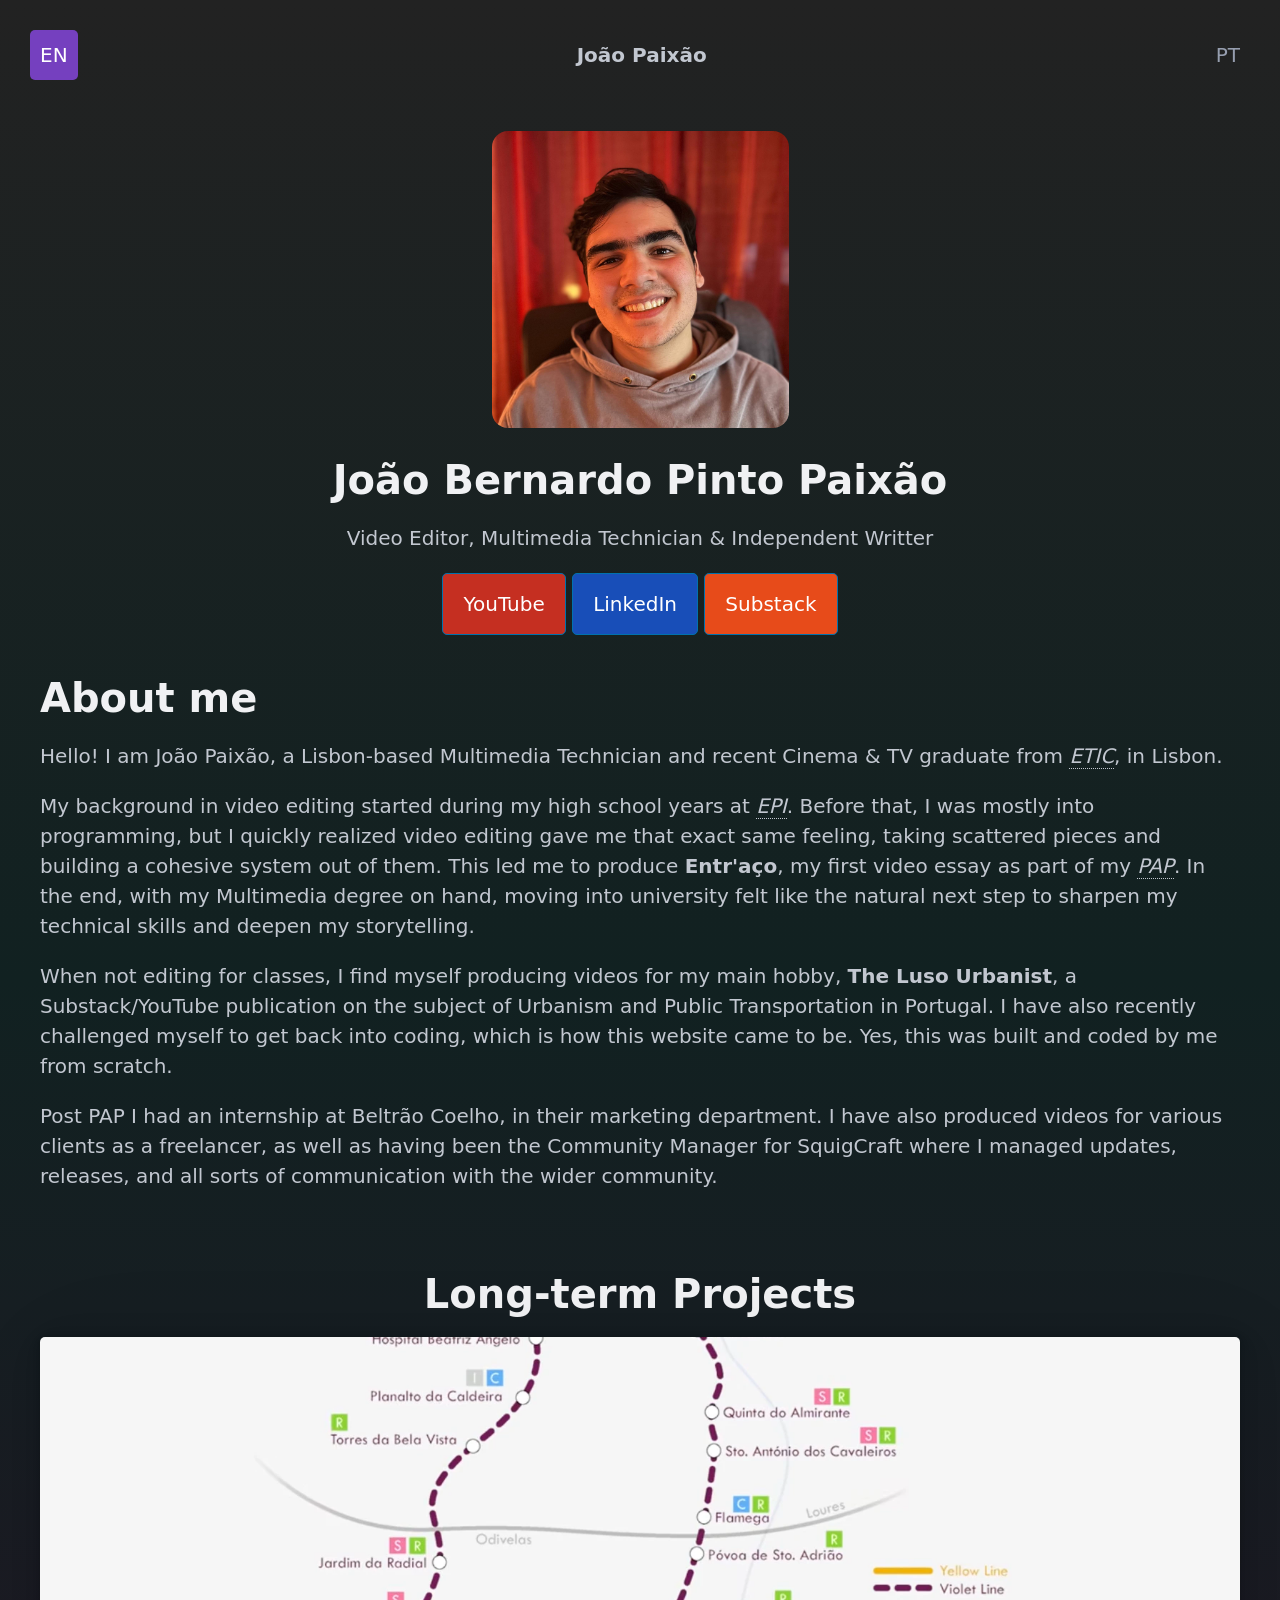
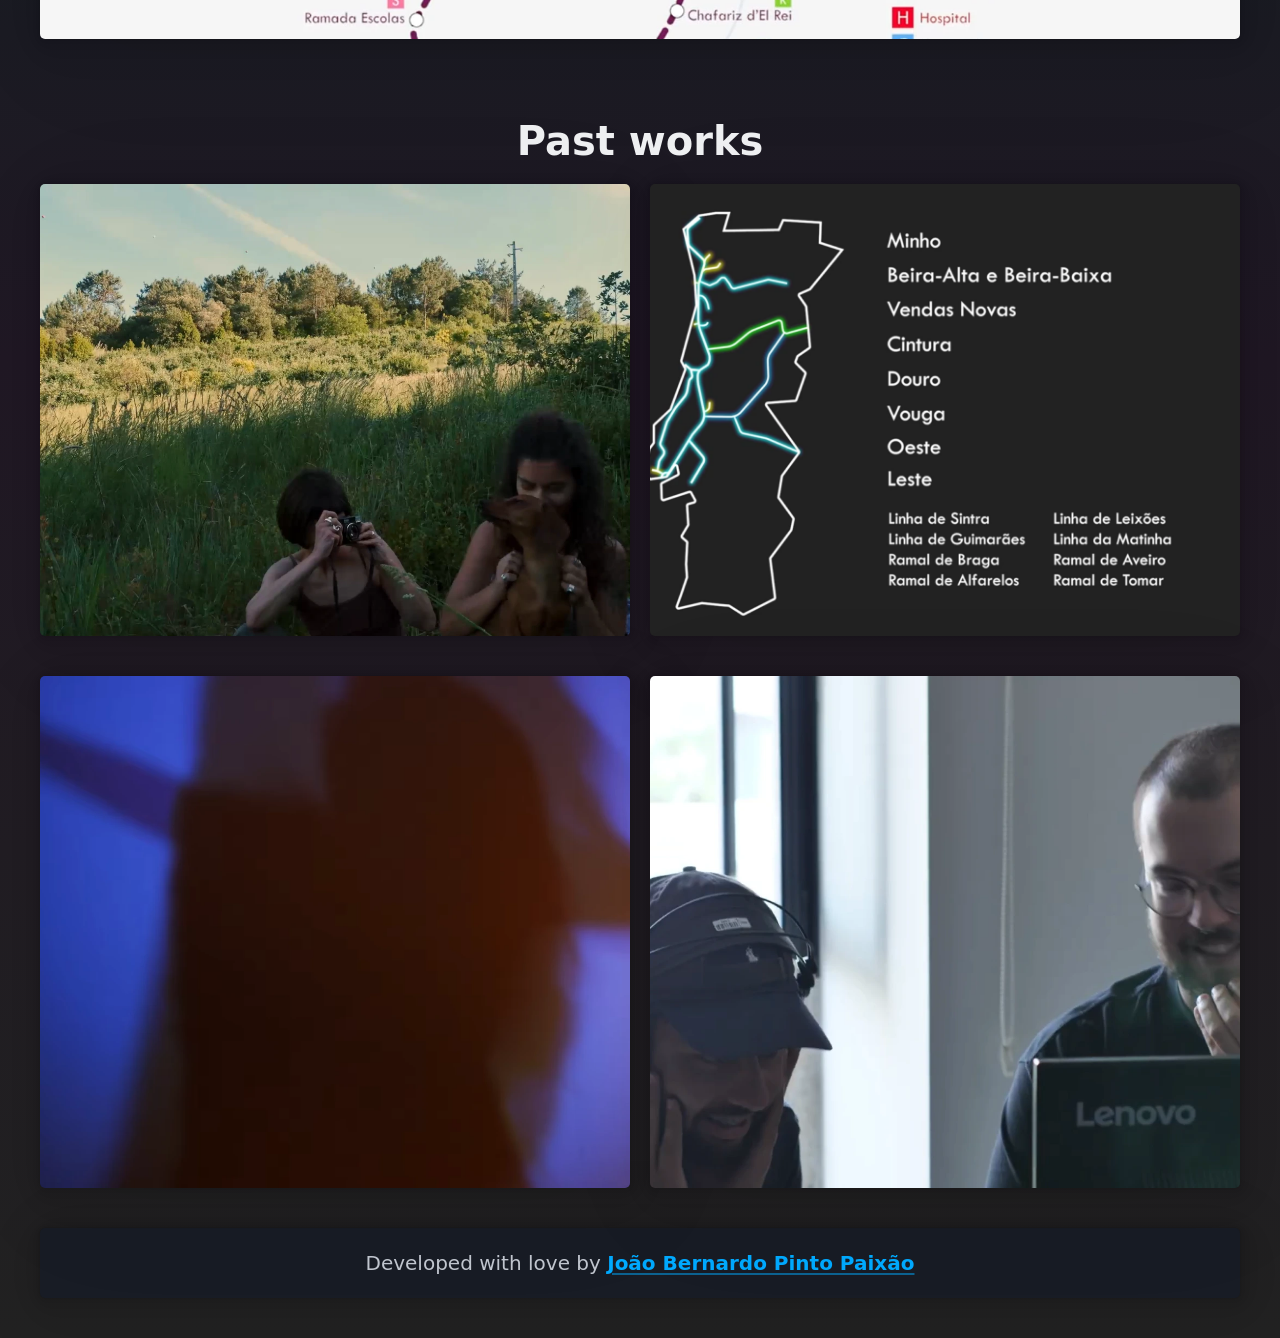
<file: index.html>
<!doctype html>
<html lang="en" data-theme="dark">

<head>
  <meta charset="utf-8">
  <meta name="viewport" content="width=device-width, initial-scale=1">
  <meta name="color-scheme" content="light dark">
  <link rel="stylesheet" href="css/main.css">
  <link rel="stylesheet" href="css/pico.min.css">
  <link rel="stylesheet" href="css/pico.colors.min.css">
  <link rel="stylesheet" href="css/flexboxgrid.min.css">
  <title>João Bernardo Pinto Paixão | Portefolio</title>
</head>

<body>
  <main class="container">
    <nav>
      <ul>
        <li><a href="#" class="pico-background-violet-600">EN</a></li>
      </ul>
      <ul>
        <li class="text-center"><strong>João Paixão</strong></li>
      </ul>
      <ul>
        <li><a href="/pt" class="secondary">PT</a></li>
      </ul>
    </nav>
    <hr>
    <div class="banner">
      <img loading="lazy" class="rounded banner-img" src="img/me.jpg">
      <h1 class="text-center">João Bernardo Pinto Paixão</h1>
      <p class="text-center">Video Editor, Multimedia Technician & Independent Writter</p>
      <a href="https://www.youtube.com/@joaobernardopintopaixao" target="_blank"><button class="pico-background-red-550">YouTube</button></a>
      <a href="https://www.linkedin.com/in/joaobernardopintopaixao/" target="_blank"><button class="pico-background-blue-650">LinkedIn</button></a>
      <a href="https://substack.com/@joaobernardopintopaixao" target="_blank"><button class="pico-background-orange-450">Substack</button></a>
    </div>
    <hr>
    <h1>About me</h1>
    <p>Hello! I am João Paixão, a Lisbon-based Multimedia Technician and recent Cinema & TV graduate from <em data-tooltip="Escola de Tecnologias de Informação e Criação">ETIC</em>, in Lisbon.</p>
    <p>My background in video editing started during my high school years at <em data-tooltip="Escola Profissional de Imagem">EPI</em>. Before that, I was mostly into programming, but I quickly realized video editing gave me that exact same feeling, taking scattered pieces and building a cohesive system out of them. This led me to produce <b>Entr'aço</b>, my first video essay as part of my <em data-tooltip="Final Project | Prova de Aptidão Profissional">PAP</em>. In the end, with my Multimedia degree on hand, moving into university felt like the natural next step to sharpen my technical skills and deepen my storytelling.</p>
    <p>When not editing for classes, I find myself producing videos for my main hobby, <b>The Luso Urbanist</b>, a Substack/YouTube publication on the subject of Urbanism and Public Transportation in Portugal. I have also recently challenged myself to get back into coding, which is how this website came to be. Yes, this was built and coded by me from scratch.</p>
    <p>Post PAP I had an internship at Beltrão Coelho, in their marketing department. I have also produced videos for various clients as a freelancer, as well as having been the Community Manager for SquigCraft where I managed updates, releases, and all sorts of communication with the wider community.</p>
    <hr> 
    <h1 class="text-center">Long-term Projects</h1>
    <div class="grid">
      <div>
        <article class="project-luso-urbanist">
          <p class="text-center pico-color-slate-950"><b>The Luso Urbanist</b></p>
          <p class="pico-color-slate-950">"The Luso Urbanist" was a publication on both Substack and YouTube centered on the production of articles and videos related to Urbanism and Public Transportation within the country of Portugal.</p>
          <p class="pico-color-slate-950"><b>Lead Writter:</b> João Bernardo Pinto Paixão</p>
          <div class="align-btn">
            <a class="text-center" href="https://www.youtube.com/@thelusourbanist" target="_blank"><button class="text-center pico-background-violet-800"><b>YouTube</b></button></a>
            <a class="text-center" href="https://thelusourbanist.substack.com" target="_blank"><button class="text-center pico-background-violet-800"><b>Substack</b></button></a>
          </div>
        </article>
      </div>
    </div>
    <h1 class="text-center">Past works</h1>
    <div class="grid">
      <div>
        <article class="project-card project-olago">
          <p class="text-center pico-color-slate-950"><b>Tudo o que o lago não ouviu</b></p>
          <p class="pico-color-slate-950">"On a moonlit night, Ester and Bruna spend hours by the edge of a lake, accompanied only by the surrounding forest and a dog. The film delves into Bruna's thoughts, revealing memories of their relationship and her concerns about the future."</p>
          <p class="pico-color-slate-950"><b>Director:</b> Rafaela Borges Sousa</p>
          <p class="pico-color-slate-950"><b>Producer:</b> João Bernardo Pinto Paixão</p>
            <div class="align-btn">
              <a class="text-center" href="https://www.youtube.com/watch?v=9Ze1hJg0Fts" target="_blank"><button class="text-center pico-background-azure-400"><b>YouTube</b></button></a>
            </div>
        </article>
      </div>
      <div>
        <article class="project-card project-entraco">
          <p class="text-center pico-color-sand-100"><b>Entr'aço</b></p>
          <p class="pico-color-sand-100">The Northern Railway Line is, undisputedly, the backbone of the national railway. However, because it was built over a century ago, it now carries major speed and capacity limitations.</p>
          <p class="pico-color-sand-100">In this short video essay, created for my <em data-tooltip="Final Project | Prova de Aptidão Profissional">PAP</em>, I analyze the proposed solutions to this issue, the main points of contention, and the reasons why I support this restructuring.</p>
          <div class="align-btn">
            <a class="text-center" href="https://www.youtube.com/watch?v=b50EpnshFkY" target="_blank"><button class="text-center pico-background-amber-500"><b>YouTube</b></button></a>
          </div>
        </article>
      </div>
    </div>
    <div class="grid">
      <div>
        <article class="project-card project-tudomasnada">
          <p class="text-center pico-color-sand-100"><b>Tudo mas nada</b></p>
          <p class="pico-color-sand-100">An experimental film directed by Rafaela Borges Sousa that addresses concepts like "Future Memories" and the inertia of those who want to change their lives but do nothing about it.</p>
          <p class="pico-color-sand-100">In this two-person project, I was responsible for camera operation and post-production. Experimental cinema demands close attention to detail so that the abstract message is not lost, making it a highly rewarding technical and creative challenge.</p>
          <div class="align-btn">
            <a class="text-center" href="https://www.youtube.com/watch?v=ttI7QOR3_QU" target="_blank"><button class="text-center pico-background-azure-950"><b>YouTube</b></button></a>
          </div>
        </article>
      </div>
      <div>
        <article class="project-card project-subversivo">
            <p class="text-center pico-color-slate-950"><b>Subversivo</b></p>
            <p class="pico-color-slate-950">"What is a neighborhood if not the sum of its parts? To what extent are we willing to sacrifice our identity for the greed of others?"</p>
            <p class="pico-color-slate-950">I organized, shot, and developed the Making Of for this academic fiction short film. Adapting to the dynamic rhythm and fast transitions required during editing was a challenge outside my comfort zone, but it proved to be an enriching experience that expanded my versatility in post-production.</p>
            <div class="align-btn">
              <a class="text-center" href="https://www.youtube.com/watch?v=Db4vnzVAScg" target="_blank"><button class="text-center pico-background-orange-450"><b>YouTube</b></button></a>
            </div>
        </article>
      </div>
    </div>
    <article id="footer" class="text-center">
      <p>Developed with love by <a href="https://github.com/joaobppaixao/joaobppaixao.github.io" target="_blank"><b>João Bernardo Pinto Paixão</b></a></p>
      <p></p>
    </article>
  </main>
</body>
</html>
</file>
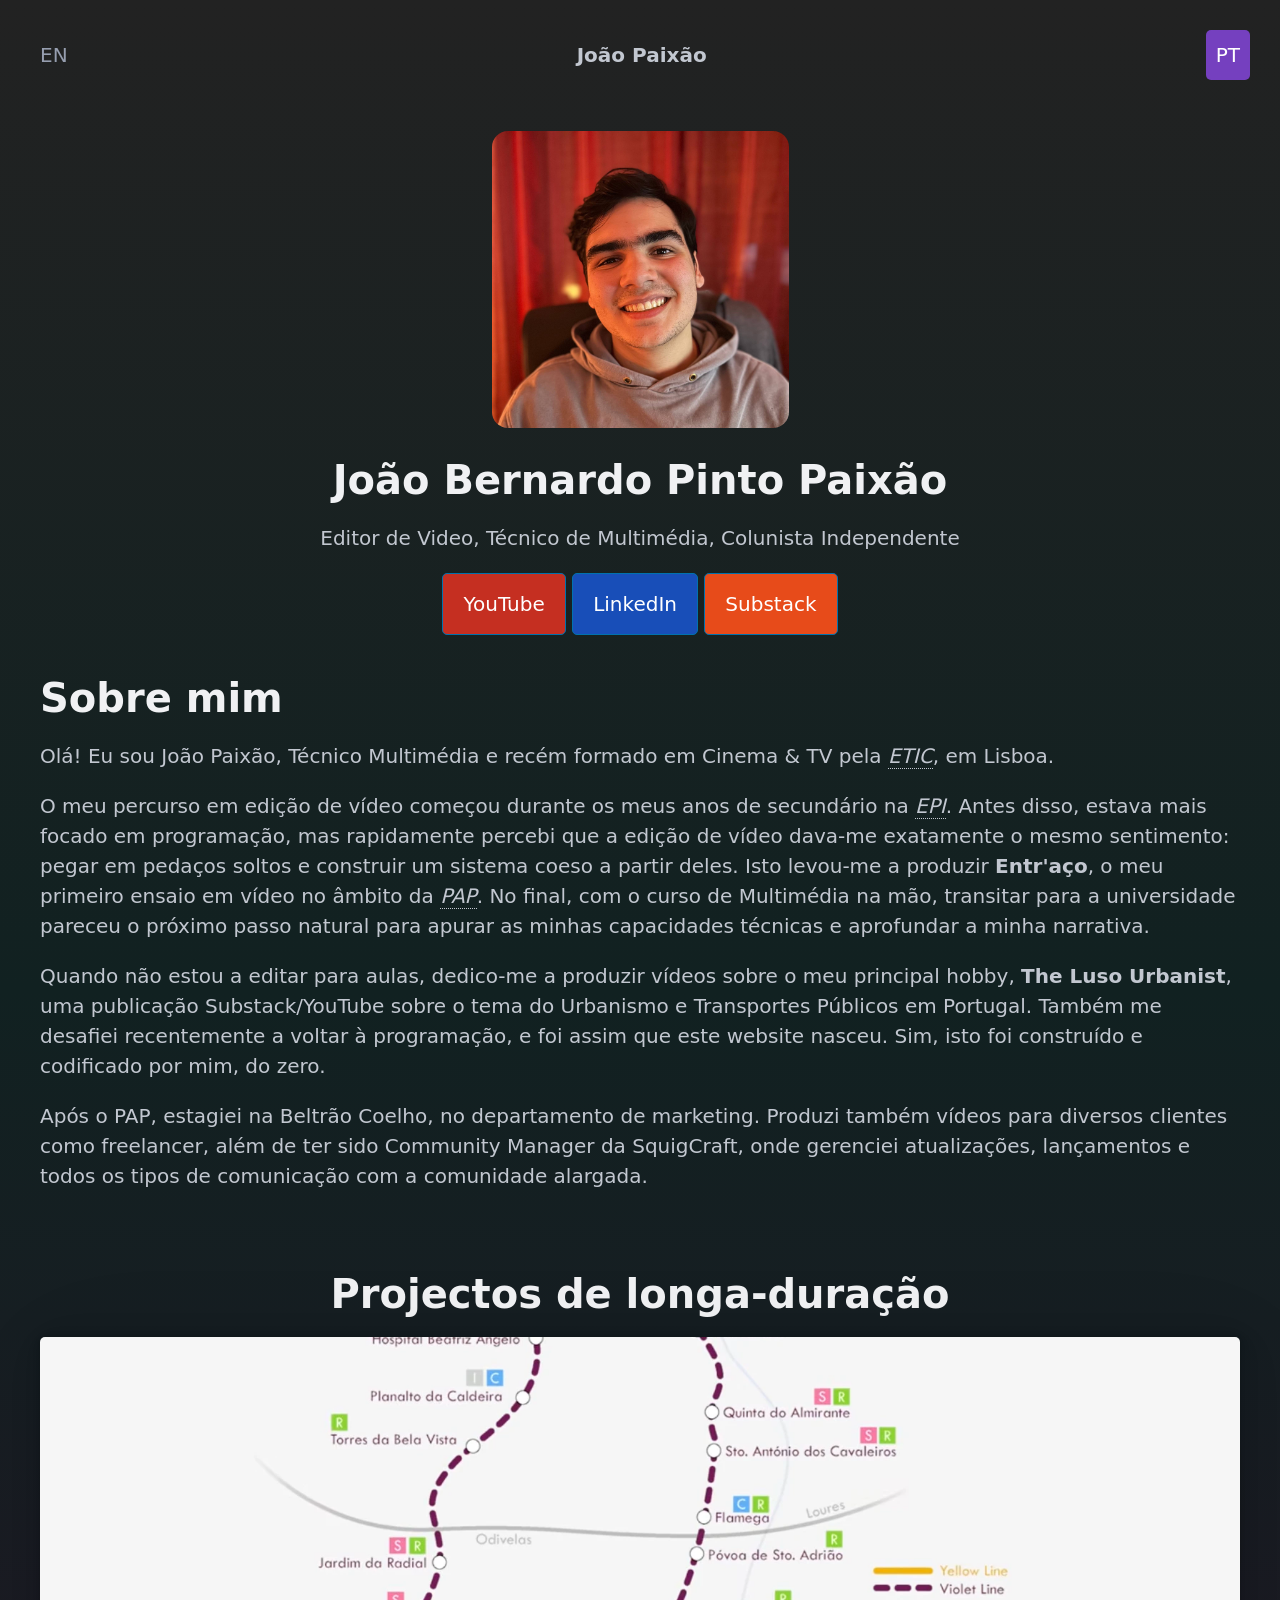
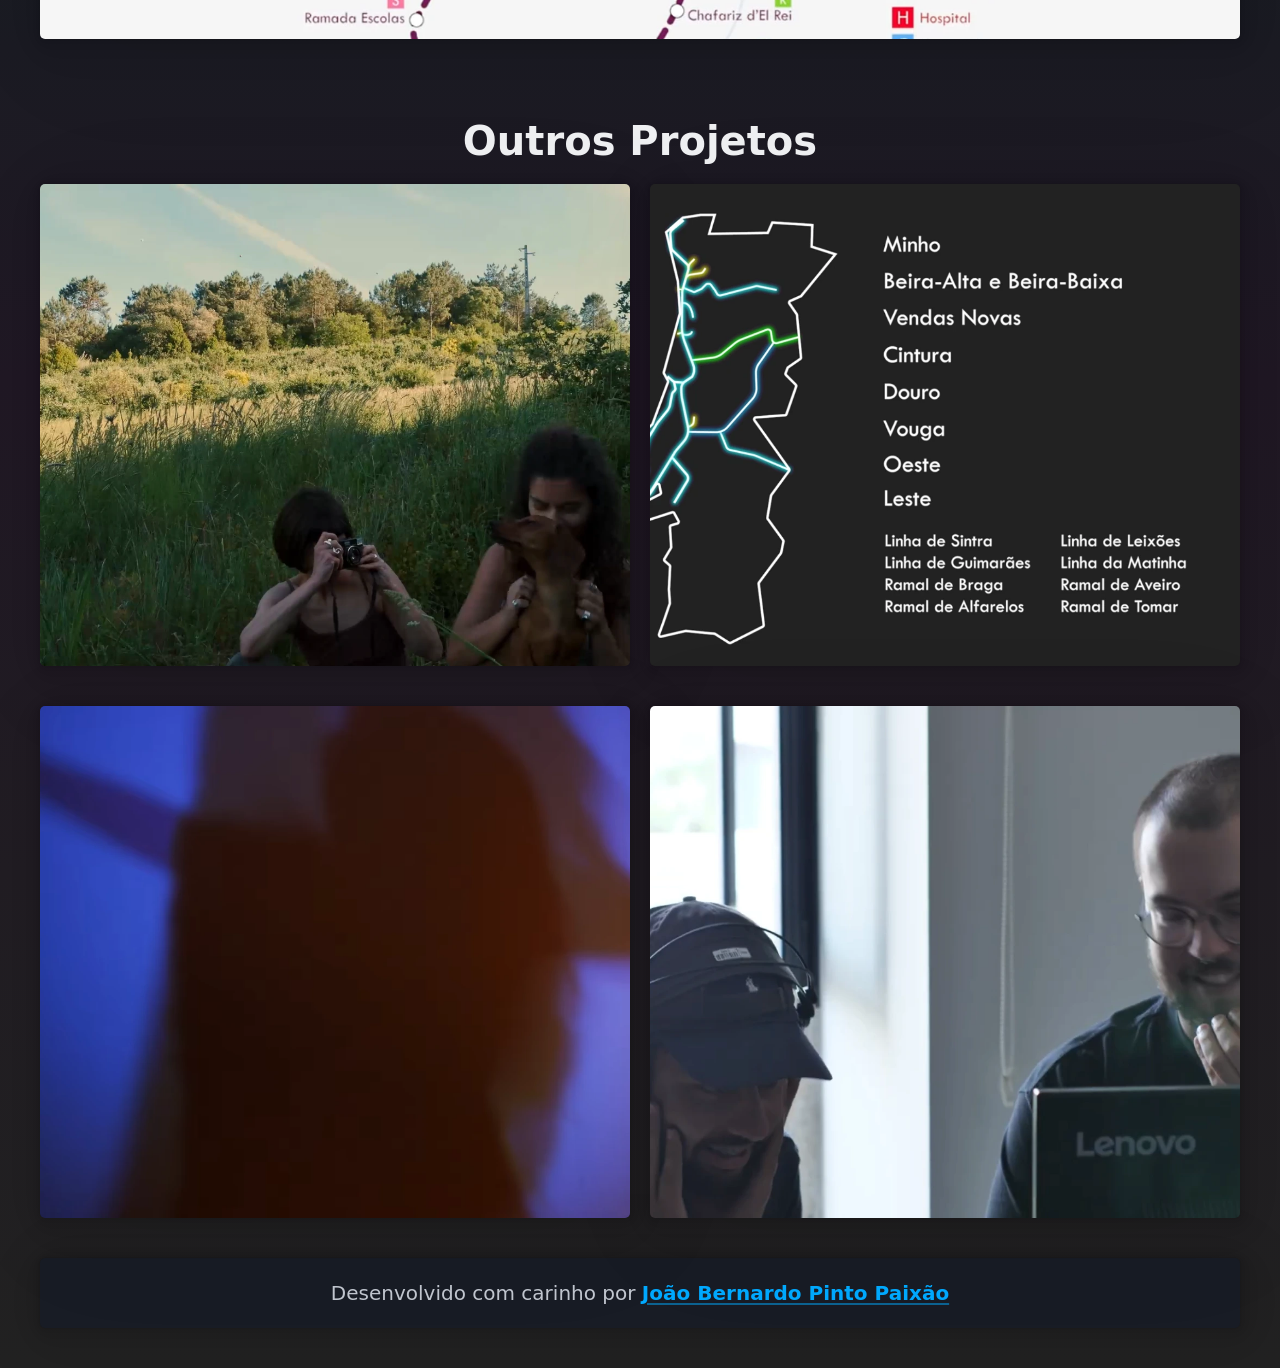
<file: pt/index.html>
<!doctype html>
<html lang="pt" data-theme="dark">

<head>
  <meta charset="utf-8">
  <meta name="viewport" content="width=device-width, initial-scale=1">
  <meta name="color-scheme" content="light dark">
  <link rel="stylesheet" href="/css/main.css">
  <link rel="stylesheet" href="/css/pico.min.css">
  <link rel="stylesheet" href="/css/pico.colors.min.css">
  <link rel="stylesheet" href="/css/flexboxgrid.min.css">
  <title>João Bernardo Pinto Paixão | Portefolio</title>
</head>
<body>
  <main class="container">
    <nav>
      <ul>
        <li><a href="/" class="secondary">EN</a></li>
      </ul>
      <ul>
        <li class="text-center"><strong>João Paixão</strong></li>
      </ul>
      <ul>
        <li><a href="#" class="pico-background-violet-600">PT</a></li>
      </ul>
    </nav>
    <hr>
    <div class="banner">
      <img loading="lazy" class="rounded banner-img" src="/img/me.jpg">
      <h1 class="text-center">João Bernardo Pinto Paixão</h1>
      <p class="text-center">Editor de Video, Técnico de Multimédia, Colunista Independente</p>
      <a href="https://www.youtube.com/@joaobernardopintopaixao" target="_blank"><button class="pico-background-red-550">YouTube</button></a>
      <a href="https://www.linkedin.com/in/joaobernardopintopaixao/" target="_blank"><button class="pico-background-blue-650">LinkedIn</button></a>
      <a href="https://substack.com/@joaobernardopintopaixao" target="_blank"><button class="pico-background-orange-450">Substack</button></a>
    </div>
    <hr>
    <h1>Sobre mim</h1>
    <p>Olá! Eu sou João Paixão, Técnico Multimédia e recém formado em Cinema & TV pela <em data-tooltip="Escola de Tecnologias de Informação e Criação">ETIC</em>, em Lisboa.</p>
    <p>O meu percurso em edição de vídeo começou durante os meus anos de secundário na <em data-tooltip="Escola Profissional de Imagem">EPI</em>. Antes disso, estava mais focado em programação, mas rapidamente percebi que a edição de vídeo dava-me exatamente o mesmo sentimento: pegar em pedaços soltos e construir um sistema coeso a partir deles. Isto levou-me a produzir <b>Entr'aço</b>, o meu primeiro ensaio em vídeo no âmbito da <em data-tooltip="Final Project | Prova de Aptidão Profissional">PAP</em>. No final, com o curso de Multimédia na mão, transitar para a universidade pareceu o próximo passo natural para apurar as minhas capacidades técnicas e aprofundar a minha narrativa.</p>
    <p>Quando não estou a editar para aulas, dedico-me a produzir vídeos sobre o meu principal hobby, <b>The Luso Urbanist</b>, uma publicação Substack/YouTube sobre o tema do Urbanismo e Transportes Públicos em Portugal. Também me desafiei recentemente a voltar à programação, e foi assim que este website nasceu. Sim, isto foi construído e codificado por mim, do zero.</p>
    <p>Após o PAP, estagiei na Beltrão Coelho, no departamento de marketing. Produzi também vídeos para diversos clientes como freelancer, além de ter sido Community Manager da SquigCraft, onde gerenciei atualizações, lançamentos e todos os tipos de comunicação com a comunidade alargada.</p>
    <hr>
    <h1 class="text-center">Projectos de longa-duração</h1>
      <div class="grid">
        <div>
          <article class="project-card project-luso-urbanist">
            <p class="text-center"><b>The Luso Urbanist</b></p>
            <p>"The Luso Urbanist" foi uma publicação no Substack e YouTube que trabalhou temas como Urbanismo e Transportes Públicos em Portugal</p>
            <p><b>Colunista principal:</b> João Bernardo Pinto Paixão</p>
            <div class="align-btn">
              <a class="text-center" href="https://www.youtube.com/@thelusourbanist" target="_blank"><button class="text-center pico-background-violet-800"><b>YouTube</b></button></a>
              <a class="text-center" href="https://thelusourbanist.substack.com" target="_blank"><button class="text-center pico-background-violet-800"><b>Substack</b></button></a>
            </div>
          </article>
        </div>
      </div>

      <h1 class="text-center">Outros Projetos</h1>
      <div class="grid">
        <div>
          <article class="project-card project-olago">
            <p class="text-center"><b>O lago</b></p>
            <p>"Numa noite de lua cheia, Ester e Bruna passam horas à beira de um Lago, acompanhadas apenas pela floresta e um cão que as segue. O filme mergulha nos pensamentos de Bruna, revelando memórias da relação delas e inquietações sobre o futuro."</p>
            <p><b>Realizadora:</b> Rafaela Borges Sousa</p>
            <p><b>Produtor:</b> João Bernardo Pinto Paixão</p>
            <div class="align-btn">
              <a class="text-center" href="https://www.youtube.com/watch?v=9Ze1hJg0Fts" target="_blank"><button class="text-center pico-background-azure-400"><b>YouTube</b></button></a>
            </div>
          </article>
        </div>
        <div>
          <article class="project-card project-entraco">
            <p class="text-center"><b>Entr'aço</b></p>
            <p>A Linha Ferroviária do Norte é, indiscutivelmente, a espinha dorsal da ferrovia nacional. No entanto, por ter sido construída há mais de um século, carrega hoje grandes limitações de velocidade e capacidade.</p>
            <p>Neste curto ensaio em vídeo, criado para a minha <em data-tooltip="Final Project | Prova de Aptidão Profissional">PAP</em>, analiso as soluções propostas para este problema, os focos de discórdia e as razões pelas quais apoio esta reestruturação.</p>
            <div class="align-btn">
              <a class="text-center" href="https://www.youtube.com/watch?v=b50EpnshFkY" target="_blank"><button class="text-center pico-background-amber-500"><b>YouTube</b></button></a>
            </div>
          </article>
        </div>
      </div>
      <div class="grid">
        <div>
          <article class="project-card project-tudomasnada">
            <p class="text-center"><b>Tudo mas nada</b></p>
            <p>Um filme experimental realizado por Rafaela Borges Sousa que aborda conceitos como "Memórias Futuras" e a inércia de quem quer mudar de vida, mas nada faz por isso.</p>
            <p>Neste trabalho feito a dois, assumi a operação de câmara e a pós-produção. O cinema experimental exige um olhar muito atento ao detalhe para que a mensagem abstrata não se perca, tornando-se num desafio técnico e criativo muito recompensador.</p>
            <div class="align-btn">
              <a class="text-center" href="https://www.youtube.com/watch?v=ttI7QOR3_QU" target="_blank"><button class="text-center pico-background-azure-950"><b>YouTube</b></button></a>
            </div>
          </article>
        </div>
        <div>
          <article class="project-card project-subversivo">
            <p class="text-center"><b>Subversivo</b></p>
            <p>"O que é um bairro se não a soma das suas partes? Até que ponto estamos dispostos a sacrificar a nossa identidade pela ganância de outros?"</p>
            <p>Organizei, captei e desenvolvi o Making Of desta curta-metragem de ficção académica. Adaptar-me ao ritmo dinâmico e às transições rápidas exigidas pela montagem foi um desafio fora da minha zona de conforto, mas revelou-se uma experiência enriquecedora que expandiu a minha versatilidade na edição.</p>
            <div class="align-btn">
              <a class="text-center" href="https://www.youtube.com/watch?v=Db4vnzVAScg" target="_blank"><button class="text-center pico-background-cyan-650"><b>YouTube</b></button></a>
            </div>
          </article>
        </div>
      </div>
      <article id="footer" class="text-center">
        <p>Desenvolvido com carinho por <a href="https://github.com/joaobppaixao/joaobppaixao.github.io" target="_blank"><b>João Bernardo Pinto Paixão</b></a></p>
      </article>
  </main>
</body>
</html>
</file>
<file: css/main.css>
body {
    background-size: 100% 100%;
    background-attachment: fixed;
    background: linear-gradient(0deg, #222222, #201824, #112121, #222222);
}

hr {
    visibility: hidden;
}

hr #sep {
    height: 1vh;
}

.banner-img {
    height: 33vh;
    object-fit: cover;
    margin-bottom: 1.5rem;
} .banner-img img {
    padding: 1rem;
}

.banner, .align-btn {
    align-items: center;
    text-align: center;
}
.text-center {
    text-align: center;
}

.rounded {
  border-radius: 16px;
}

.bluehighlight {
    display: flex;
    border-radius: 10px;
    padding: 0.1rem;
    background-color: aqua;
    height: 5rem;
    justify-content: center; 
    align-items: center; 
}

.bluehighlight:hover {
    display: flex;
    border-radius: 10px;
    padding: 0.1rem;
    background-color: rgb(0, 152, 152);
    height: 5rem;
    justify-content: center; 
    align-items: center; 
}

.bluehighlight p {
    margin: 0;
    color: black;
}

#footer p {
    margin-bottom: 0;
}

.grid {
  display: flex;
  flex-wrap: wrap;
  gap: 1rem;
  margin: 1rem 0;
}

.grid > div {
  flex: 1 1 300px;
  display: flex;
}

.grid > div > article {
  width: 100%;
  min-height: 250px; /* Minimum height, but grows with content */
  background-size: cover;
  background-position: center;
  position: relative;
  overflow: hidden;
  border-radius: var(--border-radius, 0.25rem);
  padding: 1.5rem;
  display: flex;
  flex-direction: column;
  justify-content: flex-end; /* Buttons stay at bottom */
}

/* Overlay + text: HIDDEN by default */
.grid > div > article::before {
  content: '';
  position: absolute;
  inset: 0;
  background: rgba(0, 0, 0, 0.7);
  z-index: 1;
  opacity: 0;
  transition: opacity 0.3s ease;
}

.grid > div > article > * {
  position: relative;
  z-index: 2;
  color: #fff !important;
  opacity: 0;
  transition: opacity 0.3s ease;
}

/* --- HOVER: Show overlay + text --- */
.grid > div > article:hover::before {
  opacity: 1; /* Dark overlay appears */
}

.grid > div > article:hover > * {
  opacity: 1; /* Text fades in */
}

/* Individual project backgrounds */
.project-luso-urbanist   { background-image: url('/img/violet.webp'); }
.project-entraco         { background-image: url('/img/eixonorte.webp'); }
.project-subversivo      { background-image: url('/img/subversivo.webp'); }
.project-tudomasnada     { background-image: url('/img/tudomasnada.webp'); }
.project-olago           { background-image: url('/img/lelac.webp'); }
</file>
<file: css/pico.min.css>
@charset "UTF-8";/*!
 * Pico CSS ✨ v2.1.1 (https://picocss.com)
 * Copyright 2019-2025 - Licensed under MIT
 */:host,:root{--pico-font-family-emoji:"Apple Color Emoji","Segoe UI Emoji","Segoe UI Symbol","Noto Color Emoji";--pico-font-family-sans-serif:system-ui,"Segoe UI",Roboto,Oxygen,Ubuntu,Cantarell,Helvetica,Arial,"Helvetica Neue",sans-serif,var(--pico-font-family-emoji);--pico-font-family-monospace:ui-monospace,SFMono-Regular,"SF Mono",Menlo,Consolas,"Liberation Mono",monospace,var(--pico-font-family-emoji);--pico-font-family:var(--pico-font-family-sans-serif);--pico-line-height:1.5;--pico-font-weight:400;--pico-font-size:100%;--pico-text-underline-offset:0.1rem;--pico-border-radius:0.25rem;--pico-border-width:0.0625rem;--pico-outline-width:0.125rem;--pico-transition:0.2s ease-in-out;--pico-spacing:1rem;--pico-typography-spacing-vertical:1rem;--pico-block-spacing-vertical:var(--pico-spacing);--pico-block-spacing-horizontal:var(--pico-spacing);--pico-grid-column-gap:var(--pico-spacing);--pico-grid-row-gap:var(--pico-spacing);--pico-form-element-spacing-vertical:0.75rem;--pico-form-element-spacing-horizontal:1rem;--pico-group-box-shadow:0 0 0 rgba(0, 0, 0, 0);--pico-group-box-shadow-focus-with-button:0 0 0 var(--pico-outline-width) var(--pico-primary-focus);--pico-group-box-shadow-focus-with-input:0 0 0 0.0625rem var(--pico-form-element-border-color);--pico-modal-overlay-backdrop-filter:blur(0.375rem);--pico-nav-element-spacing-vertical:1rem;--pico-nav-element-spacing-horizontal:0.5rem;--pico-nav-link-spacing-vertical:0.5rem;--pico-nav-link-spacing-horizontal:0.5rem;--pico-nav-breadcrumb-divider:">";--pico-icon-checkbox:url("data:image/svg+xml,%3Csvg xmlns='http://www.w3.org/2000/svg' width='24' height='24' viewBox='0 0 24 24' fill='none' stroke='rgb(255, 255, 255)' stroke-width='4' stroke-linecap='round' stroke-linejoin='round'%3E%3Cpolyline points='20 6 9 17 4 12'%3E%3C/polyline%3E%3C/svg%3E");--pico-icon-minus:url("data:image/svg+xml,%3Csvg xmlns='http://www.w3.org/2000/svg' width='24' height='24' viewBox='0 0 24 24' fill='none' stroke='rgb(255, 255, 255)' stroke-width='4' stroke-linecap='round' stroke-linejoin='round'%3E%3Cline x1='5' y1='12' x2='19' y2='12'%3E%3C/line%3E%3C/svg%3E");--pico-icon-chevron:url("data:image/svg+xml,%3Csvg xmlns='http://www.w3.org/2000/svg' width='24' height='24' viewBox='0 0 24 24' fill='none' stroke='rgb(136, 145, 164)' stroke-width='2' stroke-linecap='round' stroke-linejoin='round'%3E%3Cpolyline points='6 9 12 15 18 9'%3E%3C/polyline%3E%3C/svg%3E");--pico-icon-date:url("data:image/svg+xml,%3Csvg xmlns='http://www.w3.org/2000/svg' width='24' height='24' viewBox='0 0 24 24' fill='none' stroke='rgb(136, 145, 164)' stroke-width='2' stroke-linecap='round' stroke-linejoin='round'%3E%3Crect x='3' y='4' width='18' height='18' rx='2' ry='2'%3E%3C/rect%3E%3Cline x1='16' y1='2' x2='16' y2='6'%3E%3C/line%3E%3Cline x1='8' y1='2' x2='8' y2='6'%3E%3C/line%3E%3Cline x1='3' y1='10' x2='21' y2='10'%3E%3C/line%3E%3C/svg%3E");--pico-icon-time:url("data:image/svg+xml,%3Csvg xmlns='http://www.w3.org/2000/svg' width='24' height='24' viewBox='0 0 24 24' fill='none' stroke='rgb(136, 145, 164)' stroke-width='2' stroke-linecap='round' stroke-linejoin='round'%3E%3Ccircle cx='12' cy='12' r='10'%3E%3C/circle%3E%3Cpolyline points='12 6 12 12 16 14'%3E%3C/polyline%3E%3C/svg%3E");--pico-icon-search:url("data:image/svg+xml,%3Csvg xmlns='http://www.w3.org/2000/svg' width='24' height='24' viewBox='0 0 24 24' fill='none' stroke='rgb(136, 145, 164)' stroke-width='1.5' stroke-linecap='round' stroke-linejoin='round'%3E%3Ccircle cx='11' cy='11' r='8'%3E%3C/circle%3E%3Cline x1='21' y1='21' x2='16.65' y2='16.65'%3E%3C/line%3E%3C/svg%3E");--pico-icon-close:url("data:image/svg+xml,%3Csvg xmlns='http://www.w3.org/2000/svg' width='24' height='24' viewBox='0 0 24 24' fill='none' stroke='rgb(136, 145, 164)' stroke-width='3' stroke-linecap='round' stroke-linejoin='round'%3E%3Cline x1='18' y1='6' x2='6' y2='18'%3E%3C/line%3E%3Cline x1='6' y1='6' x2='18' y2='18'%3E%3C/line%3E%3C/svg%3E");--pico-icon-loading:url("data:image/svg+xml,%3Csvg fill='none' height='24' width='24' viewBox='0 0 24 24' xmlns='http://www.w3.org/2000/svg' %3E%3Cstyle%3E g %7B animation: rotate 2s linear infinite; transform-origin: center center; %7D circle %7B stroke-dasharray: 75,100; stroke-dashoffset: -5; animation: dash 1.5s ease-in-out infinite; stroke-linecap: round; %7D @keyframes rotate %7B 0%25 %7B transform: rotate(0deg); %7D 100%25 %7B transform: rotate(360deg); %7D %7D @keyframes dash %7B 0%25 %7B stroke-dasharray: 1,100; stroke-dashoffset: 0; %7D 50%25 %7B stroke-dasharray: 44.5,100; stroke-dashoffset: -17.5; %7D 100%25 %7B stroke-dasharray: 44.5,100; stroke-dashoffset: -62; %7D %7D %3C/style%3E%3Cg%3E%3Ccircle cx='12' cy='12' r='10' fill='none' stroke='rgb(136, 145, 164)' stroke-width='4' /%3E%3C/g%3E%3C/svg%3E")}@media (min-width:576px){:host,:root{--pico-font-size:106.25%}}@media (min-width:768px){:host,:root{--pico-font-size:112.5%}}@media (min-width:1024px){:host,:root{--pico-font-size:118.75%}}@media (min-width:1280px){:host,:root{--pico-font-size:125%}}@media (min-width:1536px){:host,:root{--pico-font-size:131.25%}}a{--pico-text-decoration:underline}a.contrast,a.secondary{--pico-text-decoration:underline}small{--pico-font-size:0.875em}h1,h2,h3,h4,h5,h6{--pico-font-weight:700}h1{--pico-font-size:2rem;--pico-line-height:1.125;--pico-typography-spacing-top:3rem}h2{--pico-font-size:1.75rem;--pico-line-height:1.15;--pico-typography-spacing-top:2.625rem}h3{--pico-font-size:1.5rem;--pico-line-height:1.175;--pico-typography-spacing-top:2.25rem}h4{--pico-font-size:1.25rem;--pico-line-height:1.2;--pico-typography-spacing-top:1.874rem}h5{--pico-font-size:1.125rem;--pico-line-height:1.225;--pico-typography-spacing-top:1.6875rem}h6{--pico-font-size:1rem;--pico-line-height:1.25;--pico-typography-spacing-top:1.5rem}tfoot td,tfoot th,thead td,thead th{--pico-font-weight:600;--pico-border-width:0.1875rem}code,kbd,pre,samp{--pico-font-family:var(--pico-font-family-monospace)}kbd{--pico-font-weight:bolder}:where(select,textarea),input:not([type=submit],[type=button],[type=reset],[type=checkbox],[type=radio],[type=file]){--pico-outline-width:0.0625rem}[type=search]{--pico-border-radius:5rem}[type=checkbox],[type=radio]{--pico-border-width:0.125rem}[type=checkbox][role=switch]{--pico-border-width:0.1875rem}details.dropdown summary:not([role=button]){--pico-outline-width:0.0625rem}nav details.dropdown summary:focus-visible{--pico-outline-width:0.125rem}[role=search]{--pico-border-radius:5rem}[role=group]:has(button.secondary:focus,[type=submit].secondary:focus,[type=button].secondary:focus,[role=button].secondary:focus),[role=search]:has(button.secondary:focus,[type=submit].secondary:focus,[type=button].secondary:focus,[role=button].secondary:focus){--pico-group-box-shadow-focus-with-button:0 0 0 var(--pico-outline-width) var(--pico-secondary-focus)}[role=group]:has(button.contrast:focus,[type=submit].contrast:focus,[type=button].contrast:focus,[role=button].contrast:focus),[role=search]:has(button.contrast:focus,[type=submit].contrast:focus,[type=button].contrast:focus,[role=button].contrast:focus){--pico-group-box-shadow-focus-with-button:0 0 0 var(--pico-outline-width) var(--pico-contrast-focus)}[role=group] [role=button],[role=group] [type=button],[role=group] [type=submit],[role=group] button,[role=search] [role=button],[role=search] [type=button],[role=search] [type=submit],[role=search] button{--pico-form-element-spacing-horizontal:2rem}details summary[role=button]:not(.outline)::after{filter:brightness(0) invert(1)}[aria-busy=true]:not(input,select,textarea):is(button,[type=submit],[type=button],[type=reset],[role=button]):not(.outline)::before{filter:brightness(0) invert(1)}:host(:not([data-theme=dark])),:root:not([data-theme=dark]),[data-theme=light]{color-scheme:light;--pico-background-color:#fff;--pico-color:#373c44;--pico-text-selection-color:rgba(2, 154, 232, 0.25);--pico-muted-color:#646b79;--pico-muted-border-color:rgb(231, 234, 239.5);--pico-primary:#0172ad;--pico-primary-background:#0172ad;--pico-primary-border:var(--pico-primary-background);--pico-primary-underline:rgba(1, 114, 173, 0.5);--pico-primary-hover:#015887;--pico-primary-hover-background:#02659a;--pico-primary-hover-border:var(--pico-primary-hover-background);--pico-primary-hover-underline:var(--pico-primary-hover);--pico-primary-focus:rgba(2, 154, 232, 0.5);--pico-primary-inverse:#fff;--pico-secondary:#5d6b89;--pico-secondary-background:#525f7a;--pico-secondary-border:var(--pico-secondary-background);--pico-secondary-underline:rgba(93, 107, 137, 0.5);--pico-secondary-hover:#48536b;--pico-secondary-hover-background:#48536b;--pico-secondary-hover-border:var(--pico-secondary-hover-background);--pico-secondary-hover-underline:var(--pico-secondary-hover);--pico-secondary-focus:rgba(93, 107, 137, 0.25);--pico-secondary-inverse:#fff;--pico-contrast:#181c25;--pico-contrast-background:#181c25;--pico-contrast-border:var(--pico-contrast-background);--pico-contrast-underline:rgba(24, 28, 37, 0.5);--pico-contrast-hover:#000;--pico-contrast-hover-background:#000;--pico-contrast-hover-border:var(--pico-contrast-hover-background);--pico-contrast-hover-underline:var(--pico-secondary-hover);--pico-contrast-focus:rgba(93, 107, 137, 0.25);--pico-contrast-inverse:#fff;--pico-box-shadow:0.0145rem 0.029rem 0.174rem rgba(129, 145, 181, 0.01698),0.0335rem 0.067rem 0.402rem rgba(129, 145, 181, 0.024),0.0625rem 0.125rem 0.75rem rgba(129, 145, 181, 0.03),0.1125rem 0.225rem 1.35rem rgba(129, 145, 181, 0.036),0.2085rem 0.417rem 2.502rem rgba(129, 145, 181, 0.04302),0.5rem 1rem 6rem rgba(129, 145, 181, 0.06),0 0 0 0.0625rem rgba(129, 145, 181, 0.015);--pico-h1-color:#2d3138;--pico-h2-color:#373c44;--pico-h3-color:#424751;--pico-h4-color:#4d535e;--pico-h5-color:#5c6370;--pico-h6-color:#646b79;--pico-mark-background-color:rgb(252.5, 230.5, 191.5);--pico-mark-color:#0f1114;--pico-ins-color:rgb(28.5, 105.5, 84);--pico-del-color:rgb(136, 56.5, 53);--pico-blockquote-border-color:var(--pico-muted-border-color);--pico-blockquote-footer-color:var(--pico-muted-color);--pico-button-box-shadow:0 0 0 rgba(0, 0, 0, 0);--pico-button-hover-box-shadow:0 0 0 rgba(0, 0, 0, 0);--pico-table-border-color:var(--pico-muted-border-color);--pico-table-row-stripped-background-color:rgba(111, 120, 135, 0.0375);--pico-code-background-color:rgb(243, 244.5, 246.75);--pico-code-color:#646b79;--pico-code-kbd-background-color:var(--pico-color);--pico-code-kbd-color:var(--pico-background-color);--pico-form-element-background-color:rgb(251, 251.5, 252.25);--pico-form-element-selected-background-color:#dfe3eb;--pico-form-element-border-color:#cfd5e2;--pico-form-element-color:#23262c;--pico-form-element-placeholder-color:var(--pico-muted-color);--pico-form-element-active-background-color:#fff;--pico-form-element-active-border-color:var(--pico-primary-border);--pico-form-element-focus-color:var(--pico-primary-border);--pico-form-element-disabled-opacity:0.5;--pico-form-element-invalid-border-color:rgb(183.5, 105.5, 106.5);--pico-form-element-invalid-active-border-color:rgb(200.25, 79.25, 72.25);--pico-form-element-invalid-focus-color:var(--pico-form-element-invalid-active-border-color);--pico-form-element-valid-border-color:rgb(76, 154.5, 137.5);--pico-form-element-valid-active-border-color:rgb(39, 152.75, 118.75);--pico-form-element-valid-focus-color:var(--pico-form-element-valid-active-border-color);--pico-switch-background-color:#bfc7d9;--pico-switch-checked-background-color:var(--pico-primary-background);--pico-switch-color:#fff;--pico-switch-thumb-box-shadow:0 0 0 rgba(0, 0, 0, 0);--pico-range-border-color:#dfe3eb;--pico-range-active-border-color:#bfc7d9;--pico-range-thumb-border-color:var(--pico-background-color);--pico-range-thumb-color:var(--pico-secondary-background);--pico-range-thumb-active-color:var(--pico-primary-background);--pico-accordion-border-color:var(--pico-muted-border-color);--pico-accordion-active-summary-color:var(--pico-primary-hover);--pico-accordion-close-summary-color:var(--pico-color);--pico-accordion-open-summary-color:var(--pico-muted-color);--pico-card-background-color:var(--pico-background-color);--pico-card-border-color:var(--pico-muted-border-color);--pico-card-box-shadow:var(--pico-box-shadow);--pico-card-sectioning-background-color:rgb(251, 251.5, 252.25);--pico-dropdown-background-color:#fff;--pico-dropdown-border-color:#eff1f4;--pico-dropdown-box-shadow:var(--pico-box-shadow);--pico-dropdown-color:var(--pico-color);--pico-dropdown-hover-background-color:#eff1f4;--pico-loading-spinner-opacity:0.5;--pico-modal-overlay-background-color:rgba(232, 234, 237, 0.75);--pico-progress-background-color:#dfe3eb;--pico-progress-color:var(--pico-primary-background);--pico-tooltip-background-color:var(--pico-contrast-background);--pico-tooltip-color:var(--pico-contrast-inverse);--pico-icon-valid:url("data:image/svg+xml,%3Csvg xmlns='http://www.w3.org/2000/svg' width='24' height='24' viewBox='0 0 24 24' fill='none' stroke='rgb(76, 154.5, 137.5)' stroke-width='2' stroke-linecap='round' stroke-linejoin='round'%3E%3Cpolyline points='20 6 9 17 4 12'%3E%3C/polyline%3E%3C/svg%3E");--pico-icon-invalid:url("data:image/svg+xml,%3Csvg xmlns='http://www.w3.org/2000/svg' width='24' height='24' viewBox='0 0 24 24' fill='none' stroke='rgb(200.25, 79.25, 72.25)' stroke-width='2' stroke-linecap='round' stroke-linejoin='round'%3E%3Ccircle cx='12' cy='12' r='10'%3E%3C/circle%3E%3Cline x1='12' y1='8' x2='12' y2='12'%3E%3C/line%3E%3Cline x1='12' y1='16' x2='12.01' y2='16'%3E%3C/line%3E%3C/svg%3E")}:host(:not([data-theme=dark])) input:is([type=submit],[type=button],[type=reset],[type=checkbox],[type=radio],[type=file]),:root:not([data-theme=dark]) input:is([type=submit],[type=button],[type=reset],[type=checkbox],[type=radio],[type=file]),[data-theme=light] input:is([type=submit],[type=button],[type=reset],[type=checkbox],[type=radio],[type=file]){--pico-form-element-focus-color:var(--pico-primary-focus)}@media only screen and (prefers-color-scheme:dark){:host(:not([data-theme])),:root:not([data-theme]){color-scheme:dark;--pico-background-color:rgb(19, 22.5, 30.5);--pico-color:#c2c7d0;--pico-text-selection-color:rgba(1, 170, 255, 0.1875);--pico-muted-color:#7b8495;--pico-muted-border-color:#202632;--pico-primary:#01aaff;--pico-primary-background:#0172ad;--pico-primary-border:var(--pico-primary-background);--pico-primary-underline:rgba(1, 170, 255, 0.5);--pico-primary-hover:#79c0ff;--pico-primary-hover-background:#017fc0;--pico-primary-hover-border:var(--pico-primary-hover-background);--pico-primary-hover-underline:var(--pico-primary-hover);--pico-primary-focus:rgba(1, 170, 255, 0.375);--pico-primary-inverse:#fff;--pico-secondary:#969eaf;--pico-secondary-background:#525f7a;--pico-secondary-border:var(--pico-secondary-background);--pico-secondary-underline:rgba(150, 158, 175, 0.5);--pico-secondary-hover:#b3b9c5;--pico-secondary-hover-background:#5d6b89;--pico-secondary-hover-border:var(--pico-secondary-hover-background);--pico-secondary-hover-underline:var(--pico-secondary-hover);--pico-secondary-focus:rgba(144, 158, 190, 0.25);--pico-secondary-inverse:#fff;--pico-contrast:#dfe3eb;--pico-contrast-background:#eff1f4;--pico-contrast-border:var(--pico-contrast-background);--pico-contrast-underline:rgba(223, 227, 235, 0.5);--pico-contrast-hover:#fff;--pico-contrast-hover-background:#fff;--pico-contrast-hover-border:var(--pico-contrast-hover-background);--pico-contrast-hover-underline:var(--pico-contrast-hover);--pico-contrast-focus:rgba(207, 213, 226, 0.25);--pico-contrast-inverse:#000;--pico-box-shadow:0.0145rem 0.029rem 0.174rem rgba(7, 8.5, 12, 0.01698),0.0335rem 0.067rem 0.402rem rgba(7, 8.5, 12, 0.024),0.0625rem 0.125rem 0.75rem rgba(7, 8.5, 12, 0.03),0.1125rem 0.225rem 1.35rem rgba(7, 8.5, 12, 0.036),0.2085rem 0.417rem 2.502rem rgba(7, 8.5, 12, 0.04302),0.5rem 1rem 6rem rgba(7, 8.5, 12, 0.06),0 0 0 0.0625rem rgba(7, 8.5, 12, 0.015);--pico-h1-color:#f0f1f3;--pico-h2-color:#e0e3e7;--pico-h3-color:#c2c7d0;--pico-h4-color:#b3b9c5;--pico-h5-color:#a4acba;--pico-h6-color:#8891a4;--pico-mark-background-color:#014063;--pico-mark-color:#fff;--pico-ins-color:#62af9a;--pico-del-color:rgb(205.5, 126, 123);--pico-blockquote-border-color:var(--pico-muted-border-color);--pico-blockquote-footer-color:var(--pico-muted-color);--pico-button-box-shadow:0 0 0 rgba(0, 0, 0, 0);--pico-button-hover-box-shadow:0 0 0 rgba(0, 0, 0, 0);--pico-table-border-color:var(--pico-muted-border-color);--pico-table-row-stripped-background-color:rgba(111, 120, 135, 0.0375);--pico-code-background-color:rgb(26, 30.5, 40.25);--pico-code-color:#8891a4;--pico-code-kbd-background-color:var(--pico-color);--pico-code-kbd-color:var(--pico-background-color);--pico-form-element-background-color:rgb(28, 33, 43.5);--pico-form-element-selected-background-color:#2a3140;--pico-form-element-border-color:#2a3140;--pico-form-element-color:#e0e3e7;--pico-form-element-placeholder-color:#8891a4;--pico-form-element-active-background-color:rgb(26, 30.5, 40.25);--pico-form-element-active-border-color:var(--pico-primary-border);--pico-form-element-focus-color:var(--pico-primary-border);--pico-form-element-disabled-opacity:0.5;--pico-form-element-invalid-border-color:rgb(149.5, 74, 80);--pico-form-element-invalid-active-border-color:rgb(183.25, 63.5, 59);--pico-form-element-invalid-focus-color:var(--pico-form-element-invalid-active-border-color);--pico-form-element-valid-border-color:#2a7b6f;--pico-form-element-valid-active-border-color:rgb(22, 137, 105.5);--pico-form-element-valid-focus-color:var(--pico-form-element-valid-active-border-color);--pico-switch-background-color:#333c4e;--pico-switch-checked-background-color:var(--pico-primary-background);--pico-switch-color:#fff;--pico-switch-thumb-box-shadow:0 0 0 rgba(0, 0, 0, 0);--pico-range-border-color:#202632;--pico-range-active-border-color:#2a3140;--pico-range-thumb-border-color:var(--pico-background-color);--pico-range-thumb-color:var(--pico-secondary-background);--pico-range-thumb-active-color:var(--pico-primary-background);--pico-accordion-border-color:var(--pico-muted-border-color);--pico-accordion-active-summary-color:var(--pico-primary-hover);--pico-accordion-close-summary-color:var(--pico-color);--pico-accordion-open-summary-color:var(--pico-muted-color);--pico-card-background-color:#181c25;--pico-card-border-color:var(--pico-card-background-color);--pico-card-box-shadow:var(--pico-box-shadow);--pico-card-sectioning-background-color:rgb(26, 30.5, 40.25);--pico-dropdown-background-color:#181c25;--pico-dropdown-border-color:#202632;--pico-dropdown-box-shadow:var(--pico-box-shadow);--pico-dropdown-color:var(--pico-color);--pico-dropdown-hover-background-color:#202632;--pico-loading-spinner-opacity:0.5;--pico-modal-overlay-background-color:rgba(7.5, 8.5, 10, 0.75);--pico-progress-background-color:#202632;--pico-progress-color:var(--pico-primary-background);--pico-tooltip-background-color:var(--pico-contrast-background);--pico-tooltip-color:var(--pico-contrast-inverse);--pico-icon-valid:url("data:image/svg+xml,%3Csvg xmlns='http://www.w3.org/2000/svg' width='24' height='24' viewBox='0 0 24 24' fill='none' stroke='rgb(42, 123, 111)' stroke-width='2' stroke-linecap='round' stroke-linejoin='round'%3E%3Cpolyline points='20 6 9 17 4 12'%3E%3C/polyline%3E%3C/svg%3E");--pico-icon-invalid:url("data:image/svg+xml,%3Csvg xmlns='http://www.w3.org/2000/svg' width='24' height='24' viewBox='0 0 24 24' fill='none' stroke='rgb(149.5, 74, 80)' stroke-width='2' stroke-linecap='round' stroke-linejoin='round'%3E%3Ccircle cx='12' cy='12' r='10'%3E%3C/circle%3E%3Cline x1='12' y1='8' x2='12' y2='12'%3E%3C/line%3E%3Cline x1='12' y1='16' x2='12.01' y2='16'%3E%3C/line%3E%3C/svg%3E")}:host(:not([data-theme])) input:is([type=submit],[type=button],[type=reset],[type=checkbox],[type=radio],[type=file]),:root:not([data-theme]) input:is([type=submit],[type=button],[type=reset],[type=checkbox],[type=radio],[type=file]){--pico-form-element-focus-color:var(--pico-primary-focus)}:host(:not([data-theme])) details summary[role=button].contrast:not(.outline)::after,:root:not([data-theme]) details summary[role=button].contrast:not(.outline)::after{filter:brightness(0)}:host(:not([data-theme])) [aria-busy=true]:not(input,select,textarea).contrast:is(button,[type=submit],[type=button],[type=reset],[role=button]):not(.outline)::before,:root:not([data-theme]) [aria-busy=true]:not(input,select,textarea).contrast:is(button,[type=submit],[type=button],[type=reset],[role=button]):not(.outline)::before{filter:brightness(0)}}[data-theme=dark]{color-scheme:dark;--pico-background-color:rgb(19, 22.5, 30.5);--pico-color:#c2c7d0;--pico-text-selection-color:rgba(1, 170, 255, 0.1875);--pico-muted-color:#7b8495;--pico-muted-border-color:#202632;--pico-primary:#01aaff;--pico-primary-background:#0172ad;--pico-primary-border:var(--pico-primary-background);--pico-primary-underline:rgba(1, 170, 255, 0.5);--pico-primary-hover:#79c0ff;--pico-primary-hover-background:#017fc0;--pico-primary-hover-border:var(--pico-primary-hover-background);--pico-primary-hover-underline:var(--pico-primary-hover);--pico-primary-focus:rgba(1, 170, 255, 0.375);--pico-primary-inverse:#fff;--pico-secondary:#969eaf;--pico-secondary-background:#525f7a;--pico-secondary-border:var(--pico-secondary-background);--pico-secondary-underline:rgba(150, 158, 175, 0.5);--pico-secondary-hover:#b3b9c5;--pico-secondary-hover-background:#5d6b89;--pico-secondary-hover-border:var(--pico-secondary-hover-background);--pico-secondary-hover-underline:var(--pico-secondary-hover);--pico-secondary-focus:rgba(144, 158, 190, 0.25);--pico-secondary-inverse:#fff;--pico-contrast:#dfe3eb;--pico-contrast-background:#eff1f4;--pico-contrast-border:var(--pico-contrast-background);--pico-contrast-underline:rgba(223, 227, 235, 0.5);--pico-contrast-hover:#fff;--pico-contrast-hover-background:#fff;--pico-contrast-hover-border:var(--pico-contrast-hover-background);--pico-contrast-hover-underline:var(--pico-contrast-hover);--pico-contrast-focus:rgba(207, 213, 226, 0.25);--pico-contrast-inverse:#000;--pico-box-shadow:0.0145rem 0.029rem 0.174rem rgba(7, 8.5, 12, 0.01698),0.0335rem 0.067rem 0.402rem rgba(7, 8.5, 12, 0.024),0.0625rem 0.125rem 0.75rem rgba(7, 8.5, 12, 0.03),0.1125rem 0.225rem 1.35rem rgba(7, 8.5, 12, 0.036),0.2085rem 0.417rem 2.502rem rgba(7, 8.5, 12, 0.04302),0.5rem 1rem 6rem rgba(7, 8.5, 12, 0.06),0 0 0 0.0625rem rgba(7, 8.5, 12, 0.015);--pico-h1-color:#f0f1f3;--pico-h2-color:#e0e3e7;--pico-h3-color:#c2c7d0;--pico-h4-color:#b3b9c5;--pico-h5-color:#a4acba;--pico-h6-color:#8891a4;--pico-mark-background-color:#014063;--pico-mark-color:#fff;--pico-ins-color:#62af9a;--pico-del-color:rgb(205.5, 126, 123);--pico-blockquote-border-color:var(--pico-muted-border-color);--pico-blockquote-footer-color:var(--pico-muted-color);--pico-button-box-shadow:0 0 0 rgba(0, 0, 0, 0);--pico-button-hover-box-shadow:0 0 0 rgba(0, 0, 0, 0);--pico-table-border-color:var(--pico-muted-border-color);--pico-table-row-stripped-background-color:rgba(111, 120, 135, 0.0375);--pico-code-background-color:rgb(26, 30.5, 40.25);--pico-code-color:#8891a4;--pico-code-kbd-background-color:var(--pico-color);--pico-code-kbd-color:var(--pico-background-color);--pico-form-element-background-color:rgb(28, 33, 43.5);--pico-form-element-selected-background-color:#2a3140;--pico-form-element-border-color:#2a3140;--pico-form-element-color:#e0e3e7;--pico-form-element-placeholder-color:#8891a4;--pico-form-element-active-background-color:rgb(26, 30.5, 40.25);--pico-form-element-active-border-color:var(--pico-primary-border);--pico-form-element-focus-color:var(--pico-primary-border);--pico-form-element-disabled-opacity:0.5;--pico-form-element-invalid-border-color:rgb(149.5, 74, 80);--pico-form-element-invalid-active-border-color:rgb(183.25, 63.5, 59);--pico-form-element-invalid-focus-color:var(--pico-form-element-invalid-active-border-color);--pico-form-element-valid-border-color:#2a7b6f;--pico-form-element-valid-active-border-color:rgb(22, 137, 105.5);--pico-form-element-valid-focus-color:var(--pico-form-element-valid-active-border-color);--pico-switch-background-color:#333c4e;--pico-switch-checked-background-color:var(--pico-primary-background);--pico-switch-color:#fff;--pico-switch-thumb-box-shadow:0 0 0 rgba(0, 0, 0, 0);--pico-range-border-color:#202632;--pico-range-active-border-color:#2a3140;--pico-range-thumb-border-color:var(--pico-background-color);--pico-range-thumb-color:var(--pico-secondary-background);--pico-range-thumb-active-color:var(--pico-primary-background);--pico-accordion-border-color:var(--pico-muted-border-color);--pico-accordion-active-summary-color:var(--pico-primary-hover);--pico-accordion-close-summary-color:var(--pico-color);--pico-accordion-open-summary-color:var(--pico-muted-color);--pico-card-background-color:#181c25;--pico-card-border-color:var(--pico-card-background-color);--pico-card-box-shadow:var(--pico-box-shadow);--pico-card-sectioning-background-color:rgb(26, 30.5, 40.25);--pico-dropdown-background-color:#181c25;--pico-dropdown-border-color:#202632;--pico-dropdown-box-shadow:var(--pico-box-shadow);--pico-dropdown-color:var(--pico-color);--pico-dropdown-hover-background-color:#202632;--pico-loading-spinner-opacity:0.5;--pico-modal-overlay-background-color:rgba(7.5, 8.5, 10, 0.75);--pico-progress-background-color:#202632;--pico-progress-color:var(--pico-primary-background);--pico-tooltip-background-color:var(--pico-contrast-background);--pico-tooltip-color:var(--pico-contrast-inverse);--pico-icon-valid:url("data:image/svg+xml,%3Csvg xmlns='http://www.w3.org/2000/svg' width='24' height='24' viewBox='0 0 24 24' fill='none' stroke='rgb(42, 123, 111)' stroke-width='2' stroke-linecap='round' stroke-linejoin='round'%3E%3Cpolyline points='20 6 9 17 4 12'%3E%3C/polyline%3E%3C/svg%3E");--pico-icon-invalid:url("data:image/svg+xml,%3Csvg xmlns='http://www.w3.org/2000/svg' width='24' height='24' viewBox='0 0 24 24' fill='none' stroke='rgb(149.5, 74, 80)' stroke-width='2' stroke-linecap='round' stroke-linejoin='round'%3E%3Ccircle cx='12' cy='12' r='10'%3E%3C/circle%3E%3Cline x1='12' y1='8' x2='12' y2='12'%3E%3C/line%3E%3Cline x1='12' y1='16' x2='12.01' y2='16'%3E%3C/line%3E%3C/svg%3E")}[data-theme=dark] input:is([type=submit],[type=button],[type=reset],[type=checkbox],[type=radio],[type=file]){--pico-form-element-focus-color:var(--pico-primary-focus)}[data-theme=dark] details summary[role=button].contrast:not(.outline)::after{filter:brightness(0)}[data-theme=dark] [aria-busy=true]:not(input,select,textarea).contrast:is(button,[type=submit],[type=button],[type=reset],[role=button]):not(.outline)::before{filter:brightness(0)}[type=checkbox],[type=radio],[type=range],progress{accent-color:var(--pico-primary)}*,::after,::before{box-sizing:border-box;background-repeat:no-repeat}::after,::before{text-decoration:inherit;vertical-align:inherit}:where(:host),:where(:root){-webkit-tap-highlight-color:transparent;-webkit-text-size-adjust:100%;-moz-text-size-adjust:100%;text-size-adjust:100%;background-color:var(--pico-background-color);color:var(--pico-color);font-weight:var(--pico-font-weight);font-size:var(--pico-font-size);line-height:var(--pico-line-height);font-family:var(--pico-font-family);text-underline-offset:var(--pico-text-underline-offset);text-rendering:optimizeLegibility;overflow-wrap:break-word;-moz-tab-size:4;-o-tab-size:4;tab-size:4}body{width:100%;margin:0}main{display:block}body>footer,body>header,body>main{padding-block:var(--pico-block-spacing-vertical)}section{margin-bottom:var(--pico-block-spacing-vertical)}.container,.container-fluid{width:100%;margin-right:auto;margin-left:auto;padding-right:var(--pico-spacing);padding-left:var(--pico-spacing)}@media (min-width:576px){.container{max-width:510px;padding-right:0;padding-left:0}}@media (min-width:768px){.container{max-width:700px}}@media (min-width:1024px){.container{max-width:950px}}@media (min-width:1280px){.container{max-width:1200px}}@media (min-width:1536px){.container{max-width:1450px}}.grid{grid-column-gap:var(--pico-grid-column-gap);grid-row-gap:var(--pico-grid-row-gap);display:grid;grid-template-columns:1fr}@media (min-width:768px){.grid{grid-template-columns:repeat(auto-fit,minmax(0%,1fr))}}.grid>*{min-width:0}.overflow-auto{overflow:auto}b,strong{font-weight:bolder}sub,sup{position:relative;font-size:.75em;line-height:0;vertical-align:baseline}sub{bottom:-.25em}sup{top:-.5em}address,blockquote,dl,ol,p,pre,table,ul{margin-top:0;margin-bottom:var(--pico-typography-spacing-vertical);color:var(--pico-color);font-style:normal;font-weight:var(--pico-font-weight)}h1,h2,h3,h4,h5,h6{margin-top:0;margin-bottom:var(--pico-typography-spacing-vertical);color:var(--pico-color);font-weight:var(--pico-font-weight);font-size:var(--pico-font-size);line-height:var(--pico-line-height);font-family:var(--pico-font-family)}h1{--pico-color:var(--pico-h1-color)}h2{--pico-color:var(--pico-h2-color)}h3{--pico-color:var(--pico-h3-color)}h4{--pico-color:var(--pico-h4-color)}h5{--pico-color:var(--pico-h5-color)}h6{--pico-color:var(--pico-h6-color)}:where(article,address,blockquote,dl,figure,form,ol,p,pre,table,ul)~:is(h1,h2,h3,h4,h5,h6){margin-top:var(--pico-typography-spacing-top)}p{margin-bottom:var(--pico-typography-spacing-vertical)}hgroup{margin-bottom:var(--pico-typography-spacing-vertical)}hgroup>*{margin-top:0;margin-bottom:0}hgroup>:not(:first-child):last-child{--pico-color:var(--pico-muted-color);--pico-font-weight:unset;font-size:1rem}:where(ol,ul) li{margin-bottom:calc(var(--pico-typography-spacing-vertical) * .25)}:where(dl,ol,ul) :where(dl,ol,ul){margin:0;margin-top:calc(var(--pico-typography-spacing-vertical) * .25)}ul li{list-style:square}mark{padding:.125rem .25rem;background-color:var(--pico-mark-background-color);color:var(--pico-mark-color);vertical-align:baseline}blockquote{display:block;margin:var(--pico-typography-spacing-vertical) 0;padding:var(--pico-spacing);border-right:none;border-left:.25rem solid var(--pico-blockquote-border-color);border-inline-start:0.25rem solid var(--pico-blockquote-border-color);border-inline-end:none}blockquote footer{margin-top:calc(var(--pico-typography-spacing-vertical) * .5);color:var(--pico-blockquote-footer-color)}abbr[title]{border-bottom:1px dotted;text-decoration:none;cursor:help}ins{color:var(--pico-ins-color);text-decoration:none}del{color:var(--pico-del-color)}::-moz-selection{background-color:var(--pico-text-selection-color)}::selection{background-color:var(--pico-text-selection-color)}:where(a:not([role=button])),[role=link]{--pico-color:var(--pico-primary);--pico-background-color:transparent;--pico-underline:var(--pico-primary-underline);outline:0;background-color:var(--pico-background-color);color:var(--pico-color);-webkit-text-decoration:var(--pico-text-decoration);text-decoration:var(--pico-text-decoration);text-decoration-color:var(--pico-underline);text-underline-offset:0.125em;transition:background-color var(--pico-transition),color var(--pico-transition),box-shadow var(--pico-transition),-webkit-text-decoration var(--pico-transition);transition:background-color var(--pico-transition),color var(--pico-transition),text-decoration var(--pico-transition),box-shadow var(--pico-transition);transition:background-color var(--pico-transition),color var(--pico-transition),text-decoration var(--pico-transition),box-shadow var(--pico-transition),-webkit-text-decoration var(--pico-transition)}:where(a:not([role=button])):is([aria-current]:not([aria-current=false]),:hover,:active,:focus),[role=link]:is([aria-current]:not([aria-current=false]),:hover,:active,:focus){--pico-color:var(--pico-primary-hover);--pico-underline:var(--pico-primary-hover-underline);--pico-text-decoration:underline}:where(a:not([role=button])):focus-visible,[role=link]:focus-visible{box-shadow:0 0 0 var(--pico-outline-width) var(--pico-primary-focus)}:where(a:not([role=button])).secondary,[role=link].secondary{--pico-color:var(--pico-secondary);--pico-underline:var(--pico-secondary-underline)}:where(a:not([role=button])).secondary:is([aria-current]:not([aria-current=false]),:hover,:active,:focus),[role=link].secondary:is([aria-current]:not([aria-current=false]),:hover,:active,:focus){--pico-color:var(--pico-secondary-hover);--pico-underline:var(--pico-secondary-hover-underline)}:where(a:not([role=button])).contrast,[role=link].contrast{--pico-color:var(--pico-contrast);--pico-underline:var(--pico-contrast-underline)}:where(a:not([role=button])).contrast:is([aria-current]:not([aria-current=false]),:hover,:active,:focus),[role=link].contrast:is([aria-current]:not([aria-current=false]),:hover,:active,:focus){--pico-color:var(--pico-contrast-hover);--pico-underline:var(--pico-contrast-hover-underline)}a[role=button]{display:inline-block}button{margin:0;overflow:visible;font-family:inherit;text-transform:none}[type=button],[type=reset],[type=submit],button{-webkit-appearance:button}[role=button],[type=button],[type=file]::file-selector-button,[type=reset],[type=submit],button{--pico-background-color:var(--pico-primary-background);--pico-border-color:var(--pico-primary-border);--pico-color:var(--pico-primary-inverse);--pico-box-shadow:var(--pico-button-box-shadow, 0 0 0 rgba(0, 0, 0, 0));padding:var(--pico-form-element-spacing-vertical) var(--pico-form-element-spacing-horizontal);border:var(--pico-border-width) solid var(--pico-border-color);border-radius:var(--pico-border-radius);outline:0;background-color:var(--pico-background-color);box-shadow:var(--pico-box-shadow);color:var(--pico-color);font-weight:var(--pico-font-weight);font-size:1rem;line-height:var(--pico-line-height);text-align:center;text-decoration:none;cursor:pointer;-webkit-user-select:none;-moz-user-select:none;user-select:none;transition:background-color var(--pico-transition),border-color var(--pico-transition),color var(--pico-transition),box-shadow var(--pico-transition)}[role=button]:is(:hover,:active,:focus),[role=button]:is([aria-current]:not([aria-current=false])),[type=button]:is(:hover,:active,:focus),[type=button]:is([aria-current]:not([aria-current=false])),[type=file]::file-selector-button:is(:hover,:active,:focus),[type=file]::file-selector-button:is([aria-current]:not([aria-current=false])),[type=reset]:is(:hover,:active,:focus),[type=reset]:is([aria-current]:not([aria-current=false])),[type=submit]:is(:hover,:active,:focus),[type=submit]:is([aria-current]:not([aria-current=false])),button:is(:hover,:active,:focus),button:is([aria-current]:not([aria-current=false])){--pico-background-color:var(--pico-primary-hover-background);--pico-border-color:var(--pico-primary-hover-border);--pico-box-shadow:var(--pico-button-hover-box-shadow, 0 0 0 rgba(0, 0, 0, 0));--pico-color:var(--pico-primary-inverse)}[role=button]:focus,[role=button]:is([aria-current]:not([aria-current=false])):focus,[type=button]:focus,[type=button]:is([aria-current]:not([aria-current=false])):focus,[type=file]::file-selector-button:focus,[type=file]::file-selector-button:is([aria-current]:not([aria-current=false])):focus,[type=reset]:focus,[type=reset]:is([aria-current]:not([aria-current=false])):focus,[type=submit]:focus,[type=submit]:is([aria-current]:not([aria-current=false])):focus,button:focus,button:is([aria-current]:not([aria-current=false])):focus{--pico-box-shadow:var(--pico-button-hover-box-shadow, 0 0 0 rgba(0, 0, 0, 0)),0 0 0 var(--pico-outline-width) var(--pico-primary-focus)}[type=button],[type=reset],[type=submit]{margin-bottom:var(--pico-spacing)}:is(button,[type=submit],[type=button],[role=button]).secondary,[type=file]::file-selector-button,[type=reset]{--pico-background-color:var(--pico-secondary-background);--pico-border-color:var(--pico-secondary-border);--pico-color:var(--pico-secondary-inverse);cursor:pointer}:is(button,[type=submit],[type=button],[role=button]).secondary:is([aria-current]:not([aria-current=false]),:hover,:active,:focus),[type=file]::file-selector-button:is([aria-current]:not([aria-current=false]),:hover,:active,:focus),[type=reset]:is([aria-current]:not([aria-current=false]),:hover,:active,:focus){--pico-background-color:var(--pico-secondary-hover-background);--pico-border-color:var(--pico-secondary-hover-border);--pico-color:var(--pico-secondary-inverse)}:is(button,[type=submit],[type=button],[role=button]).secondary:focus,:is(button,[type=submit],[type=button],[role=button]).secondary:is([aria-current]:not([aria-current=false])):focus,[type=file]::file-selector-button:focus,[type=file]::file-selector-button:is([aria-current]:not([aria-current=false])):focus,[type=reset]:focus,[type=reset]:is([aria-current]:not([aria-current=false])):focus{--pico-box-shadow:var(--pico-button-hover-box-shadow, 0 0 0 rgba(0, 0, 0, 0)),0 0 0 var(--pico-outline-width) var(--pico-secondary-focus)}:is(button,[type=submit],[type=button],[role=button]).contrast{--pico-background-color:var(--pico-contrast-background);--pico-border-color:var(--pico-contrast-border);--pico-color:var(--pico-contrast-inverse)}:is(button,[type=submit],[type=button],[role=button]).contrast:is([aria-current]:not([aria-current=false]),:hover,:active,:focus){--pico-background-color:var(--pico-contrast-hover-background);--pico-border-color:var(--pico-contrast-hover-border);--pico-color:var(--pico-contrast-inverse)}:is(button,[type=submit],[type=button],[role=button]).contrast:focus,:is(button,[type=submit],[type=button],[role=button]).contrast:is([aria-current]:not([aria-current=false])):focus{--pico-box-shadow:var(--pico-button-hover-box-shadow, 0 0 0 rgba(0, 0, 0, 0)),0 0 0 var(--pico-outline-width) var(--pico-contrast-focus)}:is(button,[type=submit],[type=button],[role=button]).outline,[type=reset].outline{--pico-background-color:transparent;--pico-color:var(--pico-primary);--pico-border-color:var(--pico-primary)}:is(button,[type=submit],[type=button],[role=button]).outline:is([aria-current]:not([aria-current=false]),:hover,:active,:focus),[type=reset].outline:is([aria-current]:not([aria-current=false]),:hover,:active,:focus){--pico-background-color:transparent;--pico-color:var(--pico-primary-hover);--pico-border-color:var(--pico-primary-hover)}:is(button,[type=submit],[type=button],[role=button]).outline.secondary,[type=reset].outline{--pico-color:var(--pico-secondary);--pico-border-color:var(--pico-secondary)}:is(button,[type=submit],[type=button],[role=button]).outline.secondary:is([aria-current]:not([aria-current=false]),:hover,:active,:focus),[type=reset].outline:is([aria-current]:not([aria-current=false]),:hover,:active,:focus){--pico-color:var(--pico-secondary-hover);--pico-border-color:var(--pico-secondary-hover)}:is(button,[type=submit],[type=button],[role=button]).outline.contrast{--pico-color:var(--pico-contrast);--pico-border-color:var(--pico-contrast)}:is(button,[type=submit],[type=button],[role=button]).outline.contrast:is([aria-current]:not([aria-current=false]),:hover,:active,:focus){--pico-color:var(--pico-contrast-hover);--pico-border-color:var(--pico-contrast-hover)}:where(button,[type=submit],[type=reset],[type=button],[role=button])[disabled],:where(fieldset[disabled]) :is(button,[type=submit],[type=button],[type=reset],[role=button]){opacity:.5;pointer-events:none}:where(table){width:100%;border-collapse:collapse;border-spacing:0;text-indent:0}td,th{padding:calc(var(--pico-spacing)/ 2) var(--pico-spacing);border-bottom:var(--pico-border-width) solid var(--pico-table-border-color);background-color:var(--pico-background-color);color:var(--pico-color);font-weight:var(--pico-font-weight);text-align:left;text-align:start}tfoot td,tfoot th{border-top:var(--pico-border-width) solid var(--pico-table-border-color);border-bottom:0}table.striped tbody tr:nth-child(odd) td,table.striped tbody tr:nth-child(odd) th{background-color:var(--pico-table-row-stripped-background-color)}:where(audio,canvas,iframe,img,svg,video){vertical-align:middle}audio,video{display:inline-block}audio:not([controls]){display:none;height:0}:where(iframe){border-style:none}img{max-width:100%;height:auto;border-style:none}:where(svg:not([fill])){fill:currentColor}svg:not(:host),svg:not(:root){overflow:hidden}code,kbd,pre,samp{font-size:.875em;font-family:var(--pico-font-family)}pre code,pre samp{font-size:inherit;font-family:inherit}pre{-ms-overflow-style:scrollbar;overflow:auto}code,kbd,pre,samp{border-radius:var(--pico-border-radius);background:var(--pico-code-background-color);color:var(--pico-code-color);font-weight:var(--pico-font-weight);line-height:initial}code,kbd,samp{display:inline-block;padding:.375rem}pre{display:block;margin-bottom:var(--pico-spacing);overflow-x:auto}pre>code,pre>samp{display:block;padding:var(--pico-spacing);background:0 0;line-height:var(--pico-line-height)}kbd{background-color:var(--pico-code-kbd-background-color);color:var(--pico-code-kbd-color);vertical-align:baseline}figure{display:block;margin:0;padding:0}figure figcaption{padding:calc(var(--pico-spacing) * .5) 0;color:var(--pico-muted-color)}hr{height:0;margin:var(--pico-typography-spacing-vertical) 0;border:0;border-top:1px solid var(--pico-muted-border-color);color:inherit}[hidden],template{display:none!important}canvas{display:inline-block}input,optgroup,select,textarea{margin:0;font-size:1rem;line-height:var(--pico-line-height);font-family:inherit;letter-spacing:inherit}input{overflow:visible}select{text-transform:none}legend{max-width:100%;padding:0;color:inherit;white-space:normal}textarea{overflow:auto}[type=checkbox],[type=radio]{padding:0}::-webkit-inner-spin-button,::-webkit-outer-spin-button{height:auto}[type=search]{-webkit-appearance:textfield;outline-offset:-2px}[type=search]::-webkit-search-decoration{-webkit-appearance:none}::-webkit-file-upload-button{-webkit-appearance:button;font:inherit}::-moz-focus-inner{padding:0;border-style:none}:-moz-focusring{outline:0}:-moz-ui-invalid{box-shadow:none}::-ms-expand{display:none}[type=file],[type=range]{padding:0;border-width:0}input:not([type=checkbox],[type=radio],[type=range]){height:calc(1rem * var(--pico-line-height) + var(--pico-form-element-spacing-vertical) * 2 + var(--pico-border-width) * 2)}fieldset{width:100%;margin:0;margin-bottom:var(--pico-spacing);padding:0;border:0}fieldset legend,label{display:block;margin-bottom:calc(var(--pico-spacing) * .375);color:var(--pico-color);font-weight:var(--pico-form-label-font-weight,var(--pico-font-weight))}fieldset legend{margin-bottom:calc(var(--pico-spacing) * .5)}button[type=submit],input:not([type=checkbox],[type=radio]),select,textarea{width:100%}input:not([type=checkbox],[type=radio],[type=range],[type=file]),select,textarea{-webkit-appearance:none;-moz-appearance:none;appearance:none;padding:var(--pico-form-element-spacing-vertical) var(--pico-form-element-spacing-horizontal)}input,select,textarea{--pico-background-color:var(--pico-form-element-background-color);--pico-border-color:var(--pico-form-element-border-color);--pico-color:var(--pico-form-element-color);--pico-box-shadow:none;border:var(--pico-border-width) solid var(--pico-border-color);border-radius:var(--pico-border-radius);outline:0;background-color:var(--pico-background-color);box-shadow:var(--pico-box-shadow);color:var(--pico-color);font-weight:var(--pico-font-weight);transition:background-color var(--pico-transition),border-color var(--pico-transition),color var(--pico-transition),box-shadow var(--pico-transition)}:where(select,textarea):not([readonly]):is(:active,:focus),input:not([type=submit],[type=button],[type=reset],[type=checkbox],[type=radio],[readonly]):is(:active,:focus){--pico-background-color:var(--pico-form-element-active-background-color)}:where(select,textarea):not([readonly]):is(:active,:focus),input:not([type=submit],[type=button],[type=reset],[role=switch],[readonly]):is(:active,:focus){--pico-border-color:var(--pico-form-element-active-border-color)}:where(select,textarea):not([readonly]):focus,input:not([type=submit],[type=button],[type=reset],[type=range],[type=file],[readonly]):focus{--pico-box-shadow:0 0 0 var(--pico-outline-width) var(--pico-form-element-focus-color)}:where(fieldset[disabled]) :is(input:not([type=submit],[type=button],[type=reset]),select,textarea),input:not([type=submit],[type=button],[type=reset])[disabled],label[aria-disabled=true],select[disabled],textarea[disabled]{opacity:var(--pico-form-element-disabled-opacity);pointer-events:none}label[aria-disabled=true] input[disabled]{opacity:1}:where(input,select,textarea):not([type=checkbox],[type=radio],[type=date],[type=datetime-local],[type=month],[type=time],[type=week],[type=range])[aria-invalid]{padding-right:calc(var(--pico-form-element-spacing-horizontal) + 1.5rem)!important;padding-left:var(--pico-form-element-spacing-horizontal);padding-inline-start:var(--pico-form-element-spacing-horizontal)!important;padding-inline-end:calc(var(--pico-form-element-spacing-horizontal) + 1.5rem)!important;background-position:center right .75rem;background-size:1rem auto;background-repeat:no-repeat}:where(input,select,textarea):not([type=checkbox],[type=radio],[type=date],[type=datetime-local],[type=month],[type=time],[type=week],[type=range])[aria-invalid=false]:not(select){background-image:var(--pico-icon-valid)}:where(input,select,textarea):not([type=checkbox],[type=radio],[type=date],[type=datetime-local],[type=month],[type=time],[type=week],[type=range])[aria-invalid=true]:not(select){background-image:var(--pico-icon-invalid)}:where(input,select,textarea)[aria-invalid=false]{--pico-border-color:var(--pico-form-element-valid-border-color)}:where(input,select,textarea)[aria-invalid=false]:is(:active,:focus){--pico-border-color:var(--pico-form-element-valid-active-border-color)!important}:where(input,select,textarea)[aria-invalid=false]:is(:active,:focus):not([type=checkbox],[type=radio]){--pico-box-shadow:0 0 0 var(--pico-outline-width) var(--pico-form-element-valid-focus-color)!important}:where(input,select,textarea)[aria-invalid=true]{--pico-border-color:var(--pico-form-element-invalid-border-color)}:where(input,select,textarea)[aria-invalid=true]:is(:active,:focus){--pico-border-color:var(--pico-form-element-invalid-active-border-color)!important}:where(input,select,textarea)[aria-invalid=true]:is(:active,:focus):not([type=checkbox],[type=radio]){--pico-box-shadow:0 0 0 var(--pico-outline-width) var(--pico-form-element-invalid-focus-color)!important}[dir=rtl] :where(input,select,textarea):not([type=checkbox],[type=radio]):is([aria-invalid],[aria-invalid=true],[aria-invalid=false]){background-position:center left .75rem}input::-webkit-input-placeholder,input::placeholder,select:invalid,textarea::-webkit-input-placeholder,textarea::placeholder{color:var(--pico-form-element-placeholder-color);opacity:1}input:not([type=checkbox],[type=radio]),select,textarea{margin-bottom:var(--pico-spacing)}select::-ms-expand{border:0;background-color:transparent}select:not([multiple],[size]){padding-right:calc(var(--pico-form-element-spacing-horizontal) + 1.5rem);padding-left:var(--pico-form-element-spacing-horizontal);padding-inline-start:var(--pico-form-element-spacing-horizontal);padding-inline-end:calc(var(--pico-form-element-spacing-horizontal) + 1.5rem);background-image:var(--pico-icon-chevron);background-position:center right .75rem;background-size:1rem auto;background-repeat:no-repeat}select[multiple] option:checked{background:var(--pico-form-element-selected-background-color);color:var(--pico-form-element-color)}[dir=rtl] select:not([multiple],[size]){background-position:center left .75rem}textarea{display:block;resize:vertical}textarea[aria-invalid]{--pico-icon-height:calc(1rem * var(--pico-line-height) + var(--pico-form-element-spacing-vertical) * 2 + var(--pico-border-width) * 2);background-position:top right .75rem!important;background-size:1rem var(--pico-icon-height)!important}:where(input,select,textarea,fieldset,.grid)+small{display:block;width:100%;margin-top:calc(var(--pico-spacing) * -.75);margin-bottom:var(--pico-spacing);color:var(--pico-muted-color)}:where(input,select,textarea,fieldset,.grid)[aria-invalid=false]+small{color:var(--pico-ins-color)}:where(input,select,textarea,fieldset,.grid)[aria-invalid=true]+small{color:var(--pico-del-color)}label>:where(input,select,textarea){margin-top:calc(var(--pico-spacing) * .25)}label:has([type=checkbox],[type=radio]){width:-moz-fit-content;width:fit-content;cursor:pointer}[type=checkbox],[type=radio]{-webkit-appearance:none;-moz-appearance:none;appearance:none;width:1.25em;height:1.25em;margin-top:-.125em;margin-inline-end:.5em;border-width:var(--pico-border-width);vertical-align:middle;cursor:pointer}[type=checkbox]::-ms-check,[type=radio]::-ms-check{display:none}[type=checkbox]:checked,[type=checkbox]:checked:active,[type=checkbox]:checked:focus,[type=radio]:checked,[type=radio]:checked:active,[type=radio]:checked:focus{--pico-background-color:var(--pico-primary-background);--pico-border-color:var(--pico-primary-border);background-image:var(--pico-icon-checkbox);background-position:center;background-size:.75em auto;background-repeat:no-repeat}[type=checkbox]~label,[type=radio]~label{display:inline-block;margin-bottom:0;cursor:pointer}[type=checkbox]~label:not(:last-of-type),[type=radio]~label:not(:last-of-type){margin-inline-end:1em}[type=checkbox]:indeterminate{--pico-background-color:var(--pico-primary-background);--pico-border-color:var(--pico-primary-border);background-image:var(--pico-icon-minus);background-position:center;background-size:.75em auto;background-repeat:no-repeat}[type=radio]{border-radius:50%}[type=radio]:checked,[type=radio]:checked:active,[type=radio]:checked:focus{--pico-background-color:var(--pico-primary-inverse);border-width:.35em;background-image:none}[type=checkbox][role=switch]{--pico-background-color:var(--pico-switch-background-color);--pico-color:var(--pico-switch-color);width:2.25em;height:1.25em;border:var(--pico-border-width) solid var(--pico-border-color);border-radius:1.25em;background-color:var(--pico-background-color);line-height:1.25em}[type=checkbox][role=switch]:not([aria-invalid]){--pico-border-color:var(--pico-switch-background-color)}[type=checkbox][role=switch]:before{display:block;aspect-ratio:1;height:100%;border-radius:50%;background-color:var(--pico-color);box-shadow:var(--pico-switch-thumb-box-shadow);content:"";transition:margin .1s ease-in-out}[type=checkbox][role=switch]:focus{--pico-background-color:var(--pico-switch-background-color);--pico-border-color:var(--pico-switch-background-color)}[type=checkbox][role=switch]:checked{--pico-background-color:var(--pico-switch-checked-background-color);--pico-border-color:var(--pico-switch-checked-background-color);background-image:none}[type=checkbox][role=switch]:checked::before{margin-inline-start:calc(2.25em - 1.25em)}[type=checkbox][role=switch][disabled]{--pico-background-color:var(--pico-border-color)}[type=checkbox][aria-invalid=false]:checked,[type=checkbox][aria-invalid=false]:checked:active,[type=checkbox][aria-invalid=false]:checked:focus,[type=checkbox][role=switch][aria-invalid=false]:checked,[type=checkbox][role=switch][aria-invalid=false]:checked:active,[type=checkbox][role=switch][aria-invalid=false]:checked:focus{--pico-background-color:var(--pico-form-element-valid-border-color)}[type=checkbox]:checked:active[aria-invalid=true],[type=checkbox]:checked:focus[aria-invalid=true],[type=checkbox]:checked[aria-invalid=true],[type=checkbox][role=switch]:checked:active[aria-invalid=true],[type=checkbox][role=switch]:checked:focus[aria-invalid=true],[type=checkbox][role=switch]:checked[aria-invalid=true]{--pico-background-color:var(--pico-form-element-invalid-border-color)}[type=checkbox][aria-invalid=false]:checked,[type=checkbox][aria-invalid=false]:checked:active,[type=checkbox][aria-invalid=false]:checked:focus,[type=checkbox][role=switch][aria-invalid=false]:checked,[type=checkbox][role=switch][aria-invalid=false]:checked:active,[type=checkbox][role=switch][aria-invalid=false]:checked:focus,[type=radio][aria-invalid=false]:checked,[type=radio][aria-invalid=false]:checked:active,[type=radio][aria-invalid=false]:checked:focus{--pico-border-color:var(--pico-form-element-valid-border-color)}[type=checkbox]:checked:active[aria-invalid=true],[type=checkbox]:checked:focus[aria-invalid=true],[type=checkbox]:checked[aria-invalid=true],[type=checkbox][role=switch]:checked:active[aria-invalid=true],[type=checkbox][role=switch]:checked:focus[aria-invalid=true],[type=checkbox][role=switch]:checked[aria-invalid=true],[type=radio]:checked:active[aria-invalid=true],[type=radio]:checked:focus[aria-invalid=true],[type=radio]:checked[aria-invalid=true]{--pico-border-color:var(--pico-form-element-invalid-border-color)}[type=color]::-webkit-color-swatch-wrapper{padding:0}[type=color]::-moz-focus-inner{padding:0}[type=color]::-webkit-color-swatch{border:0;border-radius:calc(var(--pico-border-radius) * .5)}[type=color]::-moz-color-swatch{border:0;border-radius:calc(var(--pico-border-radius) * .5)}input:not([type=checkbox],[type=radio],[type=range],[type=file]):is([type=date],[type=datetime-local],[type=month],[type=time],[type=week]){--pico-icon-position:0.75rem;--pico-icon-width:1rem;padding-right:calc(var(--pico-icon-width) + var(--pico-icon-position));background-image:var(--pico-icon-date);background-position:center right var(--pico-icon-position);background-size:var(--pico-icon-width) auto;background-repeat:no-repeat}input:not([type=checkbox],[type=radio],[type=range],[type=file])[type=time]{background-image:var(--pico-icon-time)}[type=date]::-webkit-calendar-picker-indicator,[type=datetime-local]::-webkit-calendar-picker-indicator,[type=month]::-webkit-calendar-picker-indicator,[type=time]::-webkit-calendar-picker-indicator,[type=week]::-webkit-calendar-picker-indicator{width:var(--pico-icon-width);margin-right:calc(var(--pico-icon-width) * -1);margin-left:var(--pico-icon-position);opacity:0}@-moz-document url-prefix(){[type=date],[type=datetime-local],[type=month],[type=time],[type=week]{padding-right:var(--pico-form-element-spacing-horizontal)!important;background-image:none!important}}[dir=rtl] :is([type=date],[type=datetime-local],[type=month],[type=time],[type=week]){text-align:right}[type=file]{--pico-color:var(--pico-muted-color);margin-left:calc(var(--pico-outline-width) * -1);padding:calc(var(--pico-form-element-spacing-vertical) * .5) 0;padding-left:var(--pico-outline-width);border:0;border-radius:0;background:0 0}[type=file]::file-selector-button{margin-right:calc(var(--pico-spacing)/ 2);padding:calc(var(--pico-form-element-spacing-vertical) * .5) var(--pico-form-element-spacing-horizontal)}[type=file]:is(:hover,:active,:focus)::file-selector-button{--pico-background-color:var(--pico-secondary-hover-background);--pico-border-color:var(--pico-secondary-hover-border)}[type=file]:focus::file-selector-button{--pico-box-shadow:var(--pico-button-hover-box-shadow, 0 0 0 rgba(0, 0, 0, 0)),0 0 0 var(--pico-outline-width) var(--pico-secondary-focus)}[type=range]{-webkit-appearance:none;-moz-appearance:none;appearance:none;width:100%;height:1.25rem;background:0 0}[type=range]::-webkit-slider-runnable-track{width:100%;height:.375rem;border-radius:var(--pico-border-radius);background-color:var(--pico-range-border-color);-webkit-transition:background-color var(--pico-transition),box-shadow var(--pico-transition);transition:background-color var(--pico-transition),box-shadow var(--pico-transition)}[type=range]::-moz-range-track{width:100%;height:.375rem;border-radius:var(--pico-border-radius);background-color:var(--pico-range-border-color);-moz-transition:background-color var(--pico-transition),box-shadow var(--pico-transition);transition:background-color var(--pico-transition),box-shadow var(--pico-transition)}[type=range]::-ms-track{width:100%;height:.375rem;border-radius:var(--pico-border-radius);background-color:var(--pico-range-border-color);-ms-transition:background-color var(--pico-transition),box-shadow var(--pico-transition);transition:background-color var(--pico-transition),box-shadow var(--pico-transition)}[type=range]::-webkit-slider-thumb{-webkit-appearance:none;width:1.25rem;height:1.25rem;margin-top:-.4375rem;border:2px solid var(--pico-range-thumb-border-color);border-radius:50%;background-color:var(--pico-range-thumb-color);cursor:pointer;-webkit-transition:background-color var(--pico-transition),transform var(--pico-transition);transition:background-color var(--pico-transition),transform var(--pico-transition)}[type=range]::-moz-range-thumb{-webkit-appearance:none;width:1.25rem;height:1.25rem;margin-top:-.4375rem;border:2px solid var(--pico-range-thumb-border-color);border-radius:50%;background-color:var(--pico-range-thumb-color);cursor:pointer;-moz-transition:background-color var(--pico-transition),transform var(--pico-transition);transition:background-color var(--pico-transition),transform var(--pico-transition)}[type=range]::-ms-thumb{-webkit-appearance:none;width:1.25rem;height:1.25rem;margin-top:-.4375rem;border:2px solid var(--pico-range-thumb-border-color);border-radius:50%;background-color:var(--pico-range-thumb-color);cursor:pointer;-ms-transition:background-color var(--pico-transition),transform var(--pico-transition);transition:background-color var(--pico-transition),transform var(--pico-transition)}[type=range]:active,[type=range]:focus-within{--pico-range-border-color:var(--pico-range-active-border-color);--pico-range-thumb-color:var(--pico-range-thumb-active-color)}[type=range]:active::-webkit-slider-thumb{transform:scale(1.25)}[type=range]:active::-moz-range-thumb{transform:scale(1.25)}[type=range]:active::-ms-thumb{transform:scale(1.25)}input:not([type=checkbox],[type=radio],[type=range],[type=file])[type=search]{padding-inline-start:calc(var(--pico-form-element-spacing-horizontal) + 1.75rem);background-image:var(--pico-icon-search);background-position:center left calc(var(--pico-form-element-spacing-horizontal) + .125rem);background-size:1rem auto;background-repeat:no-repeat}input:not([type=checkbox],[type=radio],[type=range],[type=file])[type=search][aria-invalid]{padding-inline-start:calc(var(--pico-form-element-spacing-horizontal) + 1.75rem)!important;background-position:center left 1.125rem,center right .75rem}input:not([type=checkbox],[type=radio],[type=range],[type=file])[type=search][aria-invalid=false]{background-image:var(--pico-icon-search),var(--pico-icon-valid)}input:not([type=checkbox],[type=radio],[type=range],[type=file])[type=search][aria-invalid=true]{background-image:var(--pico-icon-search),var(--pico-icon-invalid)}[dir=rtl] :where(input):not([type=checkbox],[type=radio],[type=range],[type=file])[type=search]{background-position:center right 1.125rem}[dir=rtl] :where(input):not([type=checkbox],[type=radio],[type=range],[type=file])[type=search][aria-invalid]{background-position:center right 1.125rem,center left .75rem}details{display:block;margin-bottom:var(--pico-spacing)}details summary{line-height:1rem;list-style-type:none;cursor:pointer;transition:color var(--pico-transition)}details summary:not([role]){color:var(--pico-accordion-close-summary-color)}details summary::-webkit-details-marker{display:none}details summary::marker{display:none}details summary::-moz-list-bullet{list-style-type:none}details summary::after{display:block;width:1rem;height:1rem;margin-inline-start:calc(var(--pico-spacing,1rem) * .5);float:right;transform:rotate(-90deg);background-image:var(--pico-icon-chevron);background-position:right center;background-size:1rem auto;background-repeat:no-repeat;content:"";transition:transform var(--pico-transition)}details summary:focus{outline:0}details summary:focus:not([role]){color:var(--pico-accordion-active-summary-color)}details summary:focus-visible:not([role]){outline:var(--pico-outline-width) solid var(--pico-primary-focus);outline-offset:calc(var(--pico-spacing,1rem) * 0.5);color:var(--pico-primary)}details summary[role=button]{width:100%;text-align:left}details summary[role=button]::after{height:calc(1rem * var(--pico-line-height,1.5))}details[open]>summary{margin-bottom:var(--pico-spacing)}details[open]>summary:not([role]):not(:focus){color:var(--pico-accordion-open-summary-color)}details[open]>summary::after{transform:rotate(0)}[dir=rtl] details summary{text-align:right}[dir=rtl] details summary::after{float:left;background-position:left center}article{margin-bottom:var(--pico-block-spacing-vertical);padding:var(--pico-block-spacing-vertical) var(--pico-block-spacing-horizontal);border-radius:var(--pico-border-radius);background:var(--pico-card-background-color);box-shadow:var(--pico-card-box-shadow)}article>footer,article>header{margin-right:calc(var(--pico-block-spacing-horizontal) * -1);margin-left:calc(var(--pico-block-spacing-horizontal) * -1);padding:calc(var(--pico-block-spacing-vertical) * .66) var(--pico-block-spacing-horizontal);background-color:var(--pico-card-sectioning-background-color)}article>header{margin-top:calc(var(--pico-block-spacing-vertical) * -1);margin-bottom:var(--pico-block-spacing-vertical);border-bottom:var(--pico-border-width) solid var(--pico-card-border-color);border-top-right-radius:var(--pico-border-radius);border-top-left-radius:var(--pico-border-radius)}article>footer{margin-top:var(--pico-block-spacing-vertical);margin-bottom:calc(var(--pico-block-spacing-vertical) * -1);border-top:var(--pico-border-width) solid var(--pico-card-border-color);border-bottom-right-radius:var(--pico-border-radius);border-bottom-left-radius:var(--pico-border-radius)}details.dropdown{position:relative;border-bottom:none}details.dropdown>a::after,details.dropdown>button::after,details.dropdown>summary::after{display:block;width:1rem;height:calc(1rem * var(--pico-line-height,1.5));margin-inline-start:.25rem;float:right;transform:rotate(0) translateX(.2rem);background-image:var(--pico-icon-chevron);background-position:right center;background-size:1rem auto;background-repeat:no-repeat;content:""}nav details.dropdown{margin-bottom:0}details.dropdown>summary:not([role]){height:calc(1rem * var(--pico-line-height) + var(--pico-form-element-spacing-vertical) * 2 + var(--pico-border-width) * 2);padding:var(--pico-form-element-spacing-vertical) var(--pico-form-element-spacing-horizontal);border:var(--pico-border-width) solid var(--pico-form-element-border-color);border-radius:var(--pico-border-radius);background-color:var(--pico-form-element-background-color);color:var(--pico-form-element-placeholder-color);line-height:inherit;cursor:pointer;-webkit-user-select:none;-moz-user-select:none;user-select:none;transition:background-color var(--pico-transition),border-color var(--pico-transition),color var(--pico-transition),box-shadow var(--pico-transition)}details.dropdown>summary:not([role]):active,details.dropdown>summary:not([role]):focus{border-color:var(--pico-form-element-active-border-color);background-color:var(--pico-form-element-active-background-color)}details.dropdown>summary:not([role]):focus{box-shadow:0 0 0 var(--pico-outline-width) var(--pico-form-element-focus-color)}details.dropdown>summary:not([role]):focus-visible{outline:0}details.dropdown>summary:not([role])[aria-invalid=false]{--pico-form-element-border-color:var(--pico-form-element-valid-border-color);--pico-form-element-active-border-color:var(--pico-form-element-valid-focus-color);--pico-form-element-focus-color:var(--pico-form-element-valid-focus-color)}details.dropdown>summary:not([role])[aria-invalid=true]{--pico-form-element-border-color:var(--pico-form-element-invalid-border-color);--pico-form-element-active-border-color:var(--pico-form-element-invalid-focus-color);--pico-form-element-focus-color:var(--pico-form-element-invalid-focus-color)}nav details.dropdown{display:inline;margin:calc(var(--pico-nav-element-spacing-vertical) * -1) 0}nav details.dropdown>summary::after{transform:rotate(0) translateX(0)}nav details.dropdown>summary:not([role]){height:calc(1rem * var(--pico-line-height) + var(--pico-nav-link-spacing-vertical) * 2);padding:calc(var(--pico-nav-link-spacing-vertical) - var(--pico-border-width) * 2) var(--pico-nav-link-spacing-horizontal)}nav details.dropdown>summary:not([role]):focus-visible{box-shadow:0 0 0 var(--pico-outline-width) var(--pico-primary-focus)}details.dropdown>summary+ul{display:flex;z-index:99;position:absolute;left:0;flex-direction:column;width:100%;min-width:-moz-fit-content;min-width:fit-content;margin:0;margin-top:var(--pico-outline-width);padding:0;border:var(--pico-border-width) solid var(--pico-dropdown-border-color);border-radius:var(--pico-border-radius);background-color:var(--pico-dropdown-background-color);box-shadow:var(--pico-dropdown-box-shadow);color:var(--pico-dropdown-color);white-space:nowrap;opacity:0;transition:opacity var(--pico-transition),transform 0s ease-in-out 1s}details.dropdown>summary+ul[dir=rtl]{right:0;left:auto}details.dropdown>summary+ul li{width:100%;margin-bottom:0;padding:calc(var(--pico-form-element-spacing-vertical) * .5) var(--pico-form-element-spacing-horizontal);list-style:none}details.dropdown>summary+ul li:first-of-type{margin-top:calc(var(--pico-form-element-spacing-vertical) * .5)}details.dropdown>summary+ul li:last-of-type{margin-bottom:calc(var(--pico-form-element-spacing-vertical) * .5)}details.dropdown>summary+ul li a{display:block;margin:calc(var(--pico-form-element-spacing-vertical) * -.5) calc(var(--pico-form-element-spacing-horizontal) * -1);padding:calc(var(--pico-form-element-spacing-vertical) * .5) var(--pico-form-element-spacing-horizontal);overflow:hidden;border-radius:0;color:var(--pico-dropdown-color);text-decoration:none;text-overflow:ellipsis}details.dropdown>summary+ul li a:active,details.dropdown>summary+ul li a:focus,details.dropdown>summary+ul li a:focus-visible,details.dropdown>summary+ul li a:hover,details.dropdown>summary+ul li a[aria-current]:not([aria-current=false]){background-color:var(--pico-dropdown-hover-background-color)}details.dropdown>summary+ul li label{width:100%}details.dropdown>summary+ul li:has(label):hover{background-color:var(--pico-dropdown-hover-background-color)}details.dropdown[open]>summary{margin-bottom:0}details.dropdown[open]>summary+ul{transform:scaleY(1);opacity:1;transition:opacity var(--pico-transition),transform 0s ease-in-out 0s}details.dropdown[open]>summary::before{display:block;z-index:1;position:fixed;width:100vw;height:100vh;inset:0;background:0 0;content:"";cursor:default}label>details.dropdown{margin-top:calc(var(--pico-spacing) * .25)}[role=group],[role=search]{display:inline-flex;position:relative;width:100%;margin-bottom:var(--pico-spacing);border-radius:var(--pico-border-radius);box-shadow:var(--pico-group-box-shadow,0 0 0 transparent);vertical-align:middle;transition:box-shadow var(--pico-transition)}[role=group] input:not([type=checkbox],[type=radio]),[role=group] select,[role=group]>*,[role=search] input:not([type=checkbox],[type=radio]),[role=search] select,[role=search]>*{position:relative;flex:1 1 auto;margin-bottom:0}[role=group] input:not([type=checkbox],[type=radio]):not(:first-child),[role=group] select:not(:first-child),[role=group]>:not(:first-child),[role=search] input:not([type=checkbox],[type=radio]):not(:first-child),[role=search] select:not(:first-child),[role=search]>:not(:first-child){margin-left:0;border-top-left-radius:0;border-bottom-left-radius:0}[role=group] input:not([type=checkbox],[type=radio]):not(:last-child),[role=group] select:not(:last-child),[role=group]>:not(:last-child),[role=search] input:not([type=checkbox],[type=radio]):not(:last-child),[role=search] select:not(:last-child),[role=search]>:not(:last-child){border-top-right-radius:0;border-bottom-right-radius:0}[role=group] input:not([type=checkbox],[type=radio]):focus,[role=group] select:focus,[role=group]>:focus,[role=search] input:not([type=checkbox],[type=radio]):focus,[role=search] select:focus,[role=search]>:focus{z-index:2}[role=group] [role=button]:not(:first-child),[role=group] [type=button]:not(:first-child),[role=group] [type=reset]:not(:first-child),[role=group] [type=submit]:not(:first-child),[role=group] button:not(:first-child),[role=group] input:not([type=checkbox],[type=radio]):not(:first-child),[role=group] select:not(:first-child),[role=search] [role=button]:not(:first-child),[role=search] [type=button]:not(:first-child),[role=search] [type=reset]:not(:first-child),[role=search] [type=submit]:not(:first-child),[role=search] button:not(:first-child),[role=search] input:not([type=checkbox],[type=radio]):not(:first-child),[role=search] select:not(:first-child){margin-left:calc(var(--pico-border-width) * -1)}[role=group] [role=button],[role=group] [type=button],[role=group] [type=reset],[role=group] [type=submit],[role=group] button,[role=search] [role=button],[role=search] [type=button],[role=search] [type=reset],[role=search] [type=submit],[role=search] button{width:auto}@supports selector(:has(*)){[role=group]:has(button:focus,[type=submit]:focus,[type=button]:focus,[role=button]:focus),[role=search]:has(button:focus,[type=submit]:focus,[type=button]:focus,[role=button]:focus){--pico-group-box-shadow:var(--pico-group-box-shadow-focus-with-button)}[role=group]:has(button:focus,[type=submit]:focus,[type=button]:focus,[role=button]:focus) input:not([type=checkbox],[type=radio]),[role=group]:has(button:focus,[type=submit]:focus,[type=button]:focus,[role=button]:focus) select,[role=search]:has(button:focus,[type=submit]:focus,[type=button]:focus,[role=button]:focus) input:not([type=checkbox],[type=radio]),[role=search]:has(button:focus,[type=submit]:focus,[type=button]:focus,[role=button]:focus) select{border-color:transparent}[role=group]:has(input:not([type=submit],[type=button]):focus,select:focus),[role=search]:has(input:not([type=submit],[type=button]):focus,select:focus){--pico-group-box-shadow:var(--pico-group-box-shadow-focus-with-input)}[role=group]:has(input:not([type=submit],[type=button]):focus,select:focus) [role=button],[role=group]:has(input:not([type=submit],[type=button]):focus,select:focus) [type=button],[role=group]:has(input:not([type=submit],[type=button]):focus,select:focus) [type=submit],[role=group]:has(input:not([type=submit],[type=button]):focus,select:focus) button,[role=search]:has(input:not([type=submit],[type=button]):focus,select:focus) [role=button],[role=search]:has(input:not([type=submit],[type=button]):focus,select:focus) [type=button],[role=search]:has(input:not([type=submit],[type=button]):focus,select:focus) [type=submit],[role=search]:has(input:not([type=submit],[type=button]):focus,select:focus) button{--pico-button-box-shadow:0 0 0 var(--pico-border-width) var(--pico-primary-border);--pico-button-hover-box-shadow:0 0 0 var(--pico-border-width) var(--pico-primary-hover-border)}[role=group] [role=button]:focus,[role=group] [type=button]:focus,[role=group] [type=reset]:focus,[role=group] [type=submit]:focus,[role=group] button:focus,[role=search] [role=button]:focus,[role=search] [type=button]:focus,[role=search] [type=reset]:focus,[role=search] [type=submit]:focus,[role=search] button:focus{box-shadow:none}}[role=search]>:first-child{border-top-left-radius:5rem;border-bottom-left-radius:5rem}[role=search]>:last-child{border-top-right-radius:5rem;border-bottom-right-radius:5rem}[aria-busy=true]:not(input,select,textarea,html,form){white-space:nowrap}[aria-busy=true]:not(input,select,textarea,html,form)::before{display:inline-block;width:1em;height:1em;background-image:var(--pico-icon-loading);background-size:1em auto;background-repeat:no-repeat;content:"";vertical-align:-.125em}[aria-busy=true]:not(input,select,textarea,html,form):not(:empty)::before{margin-inline-end:calc(var(--pico-spacing) * .5)}[aria-busy=true]:not(input,select,textarea,html,form):empty{text-align:center}[role=button][aria-busy=true],[type=button][aria-busy=true],[type=reset][aria-busy=true],[type=submit][aria-busy=true],a[aria-busy=true],button[aria-busy=true]{pointer-events:none}:host,:root{--pico-scrollbar-width:0px}dialog{display:flex;z-index:999;position:fixed;top:0;right:0;bottom:0;left:0;align-items:center;justify-content:center;width:inherit;min-width:100%;height:inherit;min-height:100%;padding:0;border:0;-webkit-backdrop-filter:var(--pico-modal-overlay-backdrop-filter);backdrop-filter:var(--pico-modal-overlay-backdrop-filter);background-color:var(--pico-modal-overlay-background-color);color:var(--pico-color)}dialog>article{width:100%;max-height:calc(100vh - var(--pico-spacing) * 2);margin:var(--pico-spacing);overflow:auto}@media (min-width:576px){dialog>article{max-width:510px}}@media (min-width:768px){dialog>article{max-width:700px}}dialog>article>header>*{margin-bottom:0}dialog>article>header .close,dialog>article>header :is(a,button)[rel=prev]{margin:0;margin-left:var(--pico-spacing);padding:0;float:right}dialog>article>footer{text-align:right}dialog>article>footer [role=button],dialog>article>footer button{margin-bottom:0}dialog>article>footer [role=button]:not(:first-of-type),dialog>article>footer button:not(:first-of-type){margin-left:calc(var(--pico-spacing) * .5)}dialog>article .close,dialog>article :is(a,button)[rel=prev]{display:block;width:1rem;height:1rem;margin-top:calc(var(--pico-spacing) * -1);margin-bottom:var(--pico-spacing);margin-left:auto;border:none;background-image:var(--pico-icon-close);background-position:center;background-size:auto 1rem;background-repeat:no-repeat;background-color:transparent;opacity:.5;transition:opacity var(--pico-transition)}dialog>article .close:is([aria-current]:not([aria-current=false]),:hover,:active,:focus),dialog>article :is(a,button)[rel=prev]:is([aria-current]:not([aria-current=false]),:hover,:active,:focus){opacity:1}dialog:not([open]),dialog[open=false]{display:none}.modal-is-open{padding-right:var(--pico-scrollbar-width,0);overflow:hidden;pointer-events:none;touch-action:none}.modal-is-open dialog{pointer-events:auto;touch-action:auto}:where(.modal-is-opening,.modal-is-closing) dialog,:where(.modal-is-opening,.modal-is-closing) dialog>article{animation-duration:.2s;animation-timing-function:ease-in-out;animation-fill-mode:both}:where(.modal-is-opening,.modal-is-closing) dialog{animation-duration:.8s;animation-name:modal-overlay}:where(.modal-is-opening,.modal-is-closing) dialog>article{animation-delay:.2s;animation-name:modal}.modal-is-closing dialog,.modal-is-closing dialog>article{animation-delay:0s;animation-direction:reverse}@keyframes modal-overlay{from{-webkit-backdrop-filter:none;backdrop-filter:none;background-color:transparent}}@keyframes modal{from{transform:translateY(-100%);opacity:0}}:where(nav li)::before{float:left;content:"​"}nav,nav ul{display:flex}nav{justify-content:space-between;overflow:visible}nav ol,nav ul{align-items:center;margin-bottom:0;padding:0;list-style:none}nav ol:first-of-type,nav ul:first-of-type{margin-left:calc(var(--pico-nav-element-spacing-horizontal) * -1)}nav ol:last-of-type,nav ul:last-of-type{margin-right:calc(var(--pico-nav-element-spacing-horizontal) * -1)}nav li{display:inline-block;margin:0;padding:var(--pico-nav-element-spacing-vertical) var(--pico-nav-element-spacing-horizontal)}nav li :where(a,[role=link]){display:inline-block;margin:calc(var(--pico-nav-link-spacing-vertical) * -1) calc(var(--pico-nav-link-spacing-horizontal) * -1);padding:var(--pico-nav-link-spacing-vertical) var(--pico-nav-link-spacing-horizontal);border-radius:var(--pico-border-radius)}nav li :where(a,[role=link]):not(:hover){text-decoration:none}nav li [role=button],nav li [type=button],nav li button,nav li input:not([type=checkbox],[type=radio],[type=range],[type=file]),nav li select{height:auto;margin-right:inherit;margin-bottom:0;margin-left:inherit;padding:calc(var(--pico-nav-link-spacing-vertical) - var(--pico-border-width) * 2) var(--pico-nav-link-spacing-horizontal)}nav[aria-label=breadcrumb]{align-items:center;justify-content:start}nav[aria-label=breadcrumb] ul li:not(:first-child){margin-inline-start:var(--pico-nav-link-spacing-horizontal)}nav[aria-label=breadcrumb] ul li a{margin:calc(var(--pico-nav-link-spacing-vertical) * -1) 0;margin-inline-start:calc(var(--pico-nav-link-spacing-horizontal) * -1)}nav[aria-label=breadcrumb] ul li:not(:last-child)::after{display:inline-block;position:absolute;width:calc(var(--pico-nav-link-spacing-horizontal) * 4);margin:0 calc(var(--pico-nav-link-spacing-horizontal) * -1);content:var(--pico-nav-breadcrumb-divider);color:var(--pico-muted-color);text-align:center;text-decoration:none;white-space:nowrap}nav[aria-label=breadcrumb] a[aria-current]:not([aria-current=false]){background-color:transparent;color:inherit;text-decoration:none;pointer-events:none}aside li,aside nav,aside ol,aside ul{display:block}aside li{padding:calc(var(--pico-nav-element-spacing-vertical) * .5) var(--pico-nav-element-spacing-horizontal)}aside li a{display:block}aside li [role=button]{margin:inherit}[dir=rtl] nav[aria-label=breadcrumb] ul li:not(:last-child) ::after{content:"\\"}progress{display:inline-block;vertical-align:baseline}progress{-webkit-appearance:none;-moz-appearance:none;display:inline-block;appearance:none;width:100%;height:.5rem;margin-bottom:calc(var(--pico-spacing) * .5);overflow:hidden;border:0;border-radius:var(--pico-border-radius);background-color:var(--pico-progress-background-color);color:var(--pico-progress-color)}progress::-webkit-progress-bar{border-radius:var(--pico-border-radius);background:0 0}progress[value]::-webkit-progress-value{background-color:var(--pico-progress-color);-webkit-transition:inline-size var(--pico-transition);transition:inline-size var(--pico-transition)}progress::-moz-progress-bar{background-color:var(--pico-progress-color)}@media (prefers-reduced-motion:no-preference){progress:indeterminate{background:var(--pico-progress-background-color) linear-gradient(to right,var(--pico-progress-color) 30%,var(--pico-progress-background-color) 30%) top left/150% 150% no-repeat;animation:progress-indeterminate 1s linear infinite}progress:indeterminate[value]::-webkit-progress-value{background-color:transparent}progress:indeterminate::-moz-progress-bar{background-color:transparent}}@media (prefers-reduced-motion:no-preference){[dir=rtl] progress:indeterminate{animation-direction:reverse}}@keyframes progress-indeterminate{0%{background-position:200% 0}100%{background-position:-200% 0}}[data-tooltip]{position:relative}[data-tooltip]:not(a,button,input,[role=button]){border-bottom:1px dotted;text-decoration:none;cursor:help}[data-tooltip]::after,[data-tooltip]::before,[data-tooltip][data-placement=top]::after,[data-tooltip][data-placement=top]::before{display:block;z-index:99;position:absolute;bottom:100%;left:50%;padding:.25rem .5rem;overflow:hidden;transform:translate(-50%,-.25rem);border-radius:var(--pico-border-radius);background:var(--pico-tooltip-background-color);content:attr(data-tooltip);color:var(--pico-tooltip-color);font-style:normal;font-weight:var(--pico-font-weight);font-size:.875rem;text-decoration:none;text-overflow:ellipsis;white-space:nowrap;opacity:0;pointer-events:none}[data-tooltip]::after,[data-tooltip][data-placement=top]::after{padding:0;transform:translate(-50%,0);border-top:.3rem solid;border-right:.3rem solid transparent;border-left:.3rem solid transparent;border-radius:0;background-color:transparent;content:"";color:var(--pico-tooltip-background-color)}[data-tooltip][data-placement=bottom]::after,[data-tooltip][data-placement=bottom]::before{top:100%;bottom:auto;transform:translate(-50%,.25rem)}[data-tooltip][data-placement=bottom]:after{transform:translate(-50%,-.3rem);border:.3rem solid transparent;border-bottom:.3rem solid}[data-tooltip][data-placement=left]::after,[data-tooltip][data-placement=left]::before{top:50%;right:100%;bottom:auto;left:auto;transform:translate(-.25rem,-50%)}[data-tooltip][data-placement=left]:after{transform:translate(.3rem,-50%);border:.3rem solid transparent;border-left:.3rem solid}[data-tooltip][data-placement=right]::after,[data-tooltip][data-placement=right]::before{top:50%;right:auto;bottom:auto;left:100%;transform:translate(.25rem,-50%)}[data-tooltip][data-placement=right]:after{transform:translate(-.3rem,-50%);border:.3rem solid transparent;border-right:.3rem solid}[data-tooltip]:focus::after,[data-tooltip]:focus::before,[data-tooltip]:hover::after,[data-tooltip]:hover::before{opacity:1}@media (hover:hover) and (pointer:fine){[data-tooltip]:focus::after,[data-tooltip]:focus::before,[data-tooltip]:hover::after,[data-tooltip]:hover::before{--pico-tooltip-slide-to:translate(-50%, -0.25rem);transform:translate(-50%,.75rem);animation-duration:.2s;animation-fill-mode:forwards;animation-name:tooltip-slide;opacity:0}[data-tooltip]:focus::after,[data-tooltip]:hover::after{--pico-tooltip-caret-slide-to:translate(-50%, 0rem);transform:translate(-50%,-.25rem);animation-name:tooltip-caret-slide}[data-tooltip][data-placement=bottom]:focus::after,[data-tooltip][data-placement=bottom]:focus::before,[data-tooltip][data-placement=bottom]:hover::after,[data-tooltip][data-placement=bottom]:hover::before{--pico-tooltip-slide-to:translate(-50%, 0.25rem);transform:translate(-50%,-.75rem);animation-name:tooltip-slide}[data-tooltip][data-placement=bottom]:focus::after,[data-tooltip][data-placement=bottom]:hover::after{--pico-tooltip-caret-slide-to:translate(-50%, -0.3rem);transform:translate(-50%,-.5rem);animation-name:tooltip-caret-slide}[data-tooltip][data-placement=left]:focus::after,[data-tooltip][data-placement=left]:focus::before,[data-tooltip][data-placement=left]:hover::after,[data-tooltip][data-placement=left]:hover::before{--pico-tooltip-slide-to:translate(-0.25rem, -50%);transform:translate(.75rem,-50%);animation-name:tooltip-slide}[data-tooltip][data-placement=left]:focus::after,[data-tooltip][data-placement=left]:hover::after{--pico-tooltip-caret-slide-to:translate(0.3rem, -50%);transform:translate(.05rem,-50%);animation-name:tooltip-caret-slide}[data-tooltip][data-placement=right]:focus::after,[data-tooltip][data-placement=right]:focus::before,[data-tooltip][data-placement=right]:hover::after,[data-tooltip][data-placement=right]:hover::before{--pico-tooltip-slide-to:translate(0.25rem, -50%);transform:translate(-.75rem,-50%);animation-name:tooltip-slide}[data-tooltip][data-placement=right]:focus::after,[data-tooltip][data-placement=right]:hover::after{--pico-tooltip-caret-slide-to:translate(-0.3rem, -50%);transform:translate(-.05rem,-50%);animation-name:tooltip-caret-slide}}@keyframes tooltip-slide{to{transform:var(--pico-tooltip-slide-to);opacity:1}}@keyframes tooltip-caret-slide{50%{opacity:0}to{transform:var(--pico-tooltip-caret-slide-to);opacity:1}}[aria-controls]{cursor:pointer}[aria-disabled=true],[disabled]{cursor:not-allowed}[aria-hidden=false][hidden]{display:initial}[aria-hidden=false][hidden]:not(:focus){clip:rect(0,0,0,0);position:absolute}[tabindex],a,area,button,input,label,select,summary,textarea{-ms-touch-action:manipulation}[dir=rtl]{direction:rtl}@media (prefers-reduced-motion:reduce){:not([aria-busy=true]),:not([aria-busy=true])::after,:not([aria-busy=true])::before{background-attachment:initial!important;animation-duration:1ms!important;animation-delay:-1ms!important;animation-iteration-count:1!important;scroll-behavior:auto!important;transition-delay:0s!important;transition-duration:0s!important}}
</file>
<file: css/pico.colors.min.css>
@charset "UTF-8";/*!
 * Pico CSS ✨ v2.1.1 (https://picocss.com)
 * Copyright 2019-2025 - Licensed under MIT
 */:host,:root{--pico-color-red-950:#1c0d06;--pico-color-red-900:#30130a;--pico-color-red-850:#45150c;--pico-color-red-800:#5c160d;--pico-color-red-750:#72170f;--pico-color-red-700:#861d13;--pico-color-red-650:#9b2318;--pico-color-red-600:#af291d;--pico-color-red-550:#c52f21;--pico-color-red-500:#d93526;--pico-color-red-450:#ee402e;--pico-color-red-400:#f06048;--pico-color-red-350:#f17961;--pico-color-red-300:#f38f79;--pico-color-red-250:#f5a390;--pico-color-red-200:#f5b7a8;--pico-color-red-150:#f6cabf;--pico-color-red-100:#f8dcd6;--pico-color-red-50:#faeeeb;--pico-color-red:#c52f21;--pico-color-pink-950:#25060c;--pico-color-pink-900:#380916;--pico-color-pink-850:#4b0c1f;--pico-color-pink-800:#5f0e28;--pico-color-pink-750:#740f31;--pico-color-pink-700:#88143b;--pico-color-pink-650:#9d1945;--pico-color-pink-600:#b21e4f;--pico-color-pink-550:#c72259;--pico-color-pink-500:#d92662;--pico-color-pink-450:#f42c6f;--pico-color-pink-400:#f6547e;--pico-color-pink-350:#f7708e;--pico-color-pink-300:#f8889e;--pico-color-pink-250:#f99eae;--pico-color-pink-200:#f9b4be;--pico-color-pink-150:#f9c8ce;--pico-color-pink-100:#f9dbdf;--pico-color-pink-50:#fbedef;--pico-color-pink:#d92662;--pico-color-fuchsia-950:#230518;--pico-color-fuchsia-900:#360925;--pico-color-fuchsia-850:#480b33;--pico-color-fuchsia-800:#5c0d41;--pico-color-fuchsia-750:#700e4f;--pico-color-fuchsia-700:#84135e;--pico-color-fuchsia-650:#98176d;--pico-color-fuchsia-600:#ac1c7c;--pico-color-fuchsia-550:#c1208b;--pico-color-fuchsia-500:#d9269d;--pico-color-fuchsia-450:#ed2aac;--pico-color-fuchsia-400:#f748b7;--pico-color-fuchsia-350:#f869bf;--pico-color-fuchsia-300:#f983c7;--pico-color-fuchsia-250:#fa9acf;--pico-color-fuchsia-200:#f9b1d8;--pico-color-fuchsia-150:#f9c6e1;--pico-color-fuchsia-100:#f9daea;--pico-color-fuchsia-50:#fbedf4;--pico-color-fuchsia:#c1208b;--pico-color-purple-950:#1e0820;--pico-color-purple-900:#2d0f33;--pico-color-purple-850:#3d1545;--pico-color-purple-800:#4d1a57;--pico-color-purple-750:#5e206b;--pico-color-purple-700:#6f277d;--pico-color-purple-650:#802e90;--pico-color-purple-600:#9236a4;--pico-color-purple-550:#aa40bf;--pico-color-purple-500:#b645cd;--pico-color-purple-450:#c652dc;--pico-color-purple-400:#cd68e0;--pico-color-purple-350:#d47de4;--pico-color-purple-300:#db90e8;--pico-color-purple-250:#e2a3eb;--pico-color-purple-200:#e7b6ee;--pico-color-purple-150:#edc9f1;--pico-color-purple-100:#f2dcf4;--pico-color-purple-50:#f8eef9;--pico-color-purple:#9236a4;--pico-color-violet-950:#190928;--pico-color-violet-900:#251140;--pico-color-violet-850:#321856;--pico-color-violet-800:#3f1e6d;--pico-color-violet-750:#4d2585;--pico-color-violet-700:#5b2d9c;--pico-color-violet-650:#6935b3;--pico-color-violet-600:#7540bf;--pico-color-violet-550:#8352c5;--pico-color-violet-500:#9062ca;--pico-color-violet-450:#9b71cf;--pico-color-violet-400:#a780d4;--pico-color-violet-350:#b290d9;--pico-color-violet-300:#bd9fdf;--pico-color-violet-250:#c9afe4;--pico-color-violet-200:#d3bfe8;--pico-color-violet-150:#decfed;--pico-color-violet-100:#e8dff2;--pico-color-violet-50:#f3eff7;--pico-color-violet:#7540bf;--pico-color-indigo-950:#110b31;--pico-color-indigo-900:#181546;--pico-color-indigo-850:#1f1e5e;--pico-color-indigo-800:#272678;--pico-color-indigo-750:#2f2f92;--pico-color-indigo-700:#3838ab;--pico-color-indigo-650:#4040bf;--pico-color-indigo-600:#524ed2;--pico-color-indigo-550:#655cd6;--pico-color-indigo-500:#7569da;--pico-color-indigo-450:#8577dd;--pico-color-indigo-400:#9486e1;--pico-color-indigo-350:#a294e5;--pico-color-indigo-300:#b0a3e8;--pico-color-indigo-250:#bdb2ec;--pico-color-indigo-200:#cac1ee;--pico-color-indigo-150:#d8d0f1;--pico-color-indigo-100:#e5e0f4;--pico-color-indigo-50:#f2f0f9;--pico-color-indigo:#524ed2;--pico-color-blue-950:#080f2d;--pico-color-blue-900:#0c1a41;--pico-color-blue-850:#0e2358;--pico-color-blue-800:#0f2d70;--pico-color-blue-750:#0f3888;--pico-color-blue-700:#1343a0;--pico-color-blue-650:#184eb8;--pico-color-blue-600:#1d59d0;--pico-color-blue-550:#2060df;--pico-color-blue-500:#3c71f7;--pico-color-blue-450:#5c7ef8;--pico-color-blue-400:#748bf8;--pico-color-blue-350:#8999f9;--pico-color-blue-300:#9ca7fa;--pico-color-blue-250:#aeb5fb;--pico-color-blue-200:#bfc3fa;--pico-color-blue-150:#d0d2fa;--pico-color-blue-100:#e0e1fa;--pico-color-blue-50:#f0f0fb;--pico-color-blue:#2060df;--pico-color-azure-950:#04121d;--pico-color-azure-900:#061e2f;--pico-color-azure-850:#052940;--pico-color-azure-800:#033452;--pico-color-azure-750:#014063;--pico-color-azure-700:#014c75;--pico-color-azure-650:#015887;--pico-color-azure-600:#02659a;--pico-color-azure-550:#0172ad;--pico-color-azure-500:#017fc0;--pico-color-azure-450:#018cd4;--pico-color-azure-400:#029ae8;--pico-color-azure-350:#01aaff;--pico-color-azure-300:#51b4ff;--pico-color-azure-250:#79c0ff;--pico-color-azure-200:#9bccfd;--pico-color-azure-150:#b7d9fc;--pico-color-azure-100:#d1e5fb;--pico-color-azure-50:#e9f2fc;--pico-color-azure:#0172ad;--pico-color-cyan-950:#041413;--pico-color-cyan-900:#051f1f;--pico-color-cyan-850:#052b2b;--pico-color-cyan-800:#043737;--pico-color-cyan-750:#014343;--pico-color-cyan-700:#015050;--pico-color-cyan-650:#025d5d;--pico-color-cyan-600:#046a6a;--pico-color-cyan-550:#047878;--pico-color-cyan-500:#058686;--pico-color-cyan-450:#059494;--pico-color-cyan-400:#05a2a2;--pico-color-cyan-350:#0ab1b1;--pico-color-cyan-300:#0ac2c2;--pico-color-cyan-250:#0ccece;--pico-color-cyan-200:#25dddd;--pico-color-cyan-150:#3deceb;--pico-color-cyan-100:#58faf9;--pico-color-cyan-50:#c3fcfa;--pico-color-cyan:#047878;--pico-color-jade-950:#04140c;--pico-color-jade-900:#052014;--pico-color-jade-850:#042c1b;--pico-color-jade-800:#033823;--pico-color-jade-750:#00452b;--pico-color-jade-700:#015234;--pico-color-jade-650:#005f3d;--pico-color-jade-600:#006d46;--pico-color-jade-550:#007a50;--pico-color-jade-500:#00895a;--pico-color-jade-450:#029764;--pico-color-jade-400:#00a66e;--pico-color-jade-350:#00b478;--pico-color-jade-300:#00c482;--pico-color-jade-250:#00cc88;--pico-color-jade-200:#21e299;--pico-color-jade-150:#39f1a6;--pico-color-jade-100:#70fcba;--pico-color-jade-50:#cbfce1;--pico-color-jade:#007a50;--pico-color-green-950:#0b1305;--pico-color-green-900:#131f07;--pico-color-green-850:#152b07;--pico-color-green-800:#173806;--pico-color-green-750:#1a4405;--pico-color-green-700:#205107;--pico-color-green-650:#265e09;--pico-color-green-600:#2c6c0c;--pico-color-green-550:#33790f;--pico-color-green-500:#398712;--pico-color-green-450:#409614;--pico-color-green-400:#47a417;--pico-color-green-350:#4eb31b;--pico-color-green-300:#55c21e;--pico-color-green-250:#5dd121;--pico-color-green-200:#62d926;--pico-color-green-150:#77ef3d;--pico-color-green-100:#95fb62;--pico-color-green-50:#d7fbc1;--pico-color-green:#398712;--pico-color-lime-950:#101203;--pico-color-lime-900:#191d03;--pico-color-lime-850:#202902;--pico-color-lime-800:#273500;--pico-color-lime-750:#304100;--pico-color-lime-700:#394d00;--pico-color-lime-650:#435a00;--pico-color-lime-600:#4d6600;--pico-color-lime-550:#577400;--pico-color-lime-500:#628100;--pico-color-lime-450:#6c8f00;--pico-color-lime-400:#779c00;--pico-color-lime-350:#82ab00;--pico-color-lime-300:#8eb901;--pico-color-lime-250:#99c801;--pico-color-lime-200:#a5d601;--pico-color-lime-150:#b2e51a;--pico-color-lime-100:#c1f335;--pico-color-lime-50:#defc85;--pico-color-lime:#a5d601;--pico-color-yellow-950:#141103;--pico-color-yellow-900:#1f1c02;--pico-color-yellow-850:#2b2600;--pico-color-yellow-800:#363100;--pico-color-yellow-750:#423c00;--pico-color-yellow-700:#4e4700;--pico-color-yellow-650:#5b5300;--pico-color-yellow-600:#685f00;--pico-color-yellow-550:#756b00;--pico-color-yellow-500:#827800;--pico-color-yellow-450:#908501;--pico-color-yellow-400:#9e9200;--pico-color-yellow-350:#ad9f00;--pico-color-yellow-300:#bbac00;--pico-color-yellow-250:#caba01;--pico-color-yellow-200:#d9c800;--pico-color-yellow-150:#e8d600;--pico-color-yellow-100:#f2df0d;--pico-color-yellow-50:#fdf1b4;--pico-color-yellow:#f2df0d;--pico-color-amber-950:#161003;--pico-color-amber-900:#231a03;--pico-color-amber-850:#312302;--pico-color-amber-800:#3f2d00;--pico-color-amber-750:#4d3700;--pico-color-amber-700:#5b4200;--pico-color-amber-650:#694d00;--pico-color-amber-600:#785800;--pico-color-amber-550:#876400;--pico-color-amber-500:#977000;--pico-color-amber-450:#a77c00;--pico-color-amber-400:#b78800;--pico-color-amber-350:#c79400;--pico-color-amber-300:#d8a100;--pico-color-amber-250:#e8ae01;--pico-color-amber-200:#ffbf00;--pico-color-amber-150:#fecc63;--pico-color-amber-100:#fddea6;--pico-color-amber-50:#fcefd9;--pico-color-amber:#ffbf00;--pico-color-pumpkin-950:#180f04;--pico-color-pumpkin-900:#271805;--pico-color-pumpkin-850:#372004;--pico-color-pumpkin-800:#482802;--pico-color-pumpkin-750:#593100;--pico-color-pumpkin-700:#693a00;--pico-color-pumpkin-650:#7a4400;--pico-color-pumpkin-600:#8b4f00;--pico-color-pumpkin-550:#9c5900;--pico-color-pumpkin-500:#ad6400;--pico-color-pumpkin-450:#bf6e00;--pico-color-pumpkin-400:#d27a01;--pico-color-pumpkin-350:#e48500;--pico-color-pumpkin-300:#ff9500;--pico-color-pumpkin-250:#ffa23a;--pico-color-pumpkin-200:#feb670;--pico-color-pumpkin-150:#fcca9b;--pico-color-pumpkin-100:#fcdcc1;--pico-color-pumpkin-50:#fceee3;--pico-color-pumpkin:#ff9500;--pico-color-orange-950:#1b0d06;--pico-color-orange-900:#2d1509;--pico-color-orange-850:#411a0a;--pico-color-orange-800:#561e0a;--pico-color-orange-750:#6b220a;--pico-color-orange-700:#7f270b;--pico-color-orange-650:#942d0d;--pico-color-orange-600:#a83410;--pico-color-orange-550:#bd3c13;--pico-color-orange-500:#d24317;--pico-color-orange-450:#e74b1a;--pico-color-orange-400:#f45d2c;--pico-color-orange-350:#f56b3d;--pico-color-orange-300:#f68e68;--pico-color-orange-250:#f8a283;--pico-color-orange-200:#f8b79f;--pico-color-orange-150:#f8cab9;--pico-color-orange-100:#f9dcd2;--pico-color-orange-50:#faeeea;--pico-color-orange:#d24317;--pico-color-sand-950:#111110;--pico-color-sand-900:#1c1b19;--pico-color-sand-850:#272622;--pico-color-sand-800:#32302b;--pico-color-sand-750:#3d3b35;--pico-color-sand-700:#49463f;--pico-color-sand-650:#55524a;--pico-color-sand-600:#615e55;--pico-color-sand-550:#6e6a60;--pico-color-sand-500:#7b776b;--pico-color-sand-450:#888377;--pico-color-sand-400:#959082;--pico-color-sand-350:#a39e8f;--pico-color-sand-300:#b0ab9b;--pico-color-sand-250:#beb8a7;--pico-color-sand-200:#ccc6b4;--pico-color-sand-150:#dad4c2;--pico-color-sand-100:#e8e2d2;--pico-color-sand-50:#f2f0ec;--pico-color-sand:#ccc6b4;--pico-color-grey-950:#111111;--pico-color-grey-900:#1b1b1b;--pico-color-grey-850:#262626;--pico-color-grey-800:#303030;--pico-color-grey-750:#3b3b3b;--pico-color-grey-700:#474747;--pico-color-grey-650:#525252;--pico-color-grey-600:#5e5e5e;--pico-color-grey-550:#6a6a6a;--pico-color-grey-500:#777777;--pico-color-grey-450:#808080;--pico-color-grey-400:#919191;--pico-color-grey-350:#9e9e9e;--pico-color-grey-300:#ababab;--pico-color-grey-250:#b9b9b9;--pico-color-grey-200:#c6c6c6;--pico-color-grey-150:#d4d4d4;--pico-color-grey-100:#e2e2e2;--pico-color-grey-50:#f1f1f1;--pico-color-grey:#ababab;--pico-color-zinc-950:#0f1114;--pico-color-zinc-900:#191c20;--pico-color-zinc-850:#23262c;--pico-color-zinc-800:#2d3138;--pico-color-zinc-750:#373c44;--pico-color-zinc-700:#424751;--pico-color-zinc-650:#4d535e;--pico-color-zinc-600:#5c6370;--pico-color-zinc-550:#646b79;--pico-color-zinc-500:#6f7887;--pico-color-zinc-450:#7b8495;--pico-color-zinc-400:#8891a4;--pico-color-zinc-350:#969eaf;--pico-color-zinc-300:#a4acba;--pico-color-zinc-250:#b3b9c5;--pico-color-zinc-200:#c2c7d0;--pico-color-zinc-150:#d1d5db;--pico-color-zinc-100:#e0e3e7;--pico-color-zinc-50:#f0f1f3;--pico-color-zinc:#646b79;--pico-color-slate-950:#0e1118;--pico-color-slate-900:#181c25;--pico-color-slate-850:#202632;--pico-color-slate-800:#2a3140;--pico-color-slate-750:#333c4e;--pico-color-slate-700:#3d475c;--pico-color-slate-650:#48536b;--pico-color-slate-600:#525f7a;--pico-color-slate-550:#5d6b89;--pico-color-slate-500:#687899;--pico-color-slate-450:#7385a9;--pico-color-slate-400:#8191b5;--pico-color-slate-350:#909ebe;--pico-color-slate-300:#a0acc7;--pico-color-slate-250:#b0b9d0;--pico-color-slate-200:#bfc7d9;--pico-color-slate-150:#cfd5e2;--pico-color-slate-100:#dfe3eb;--pico-color-slate-50:#eff1f4;--pico-color-slate:#525f7a;--pico-color-light:#fff;--pico-color-dark:#000}.pico-color-red-950{color:var(--pico-color-red-950)}.pico-color-red-900{color:var(--pico-color-red-900)}.pico-color-red-850{color:var(--pico-color-red-850)}.pico-color-red-800{color:var(--pico-color-red-800)}.pico-color-red-750{color:var(--pico-color-red-750)}.pico-color-red-700{color:var(--pico-color-red-700)}.pico-color-red-650{color:var(--pico-color-red-650)}.pico-color-red-600{color:var(--pico-color-red-600)}.pico-color-red-550{color:var(--pico-color-red-550)}.pico-color-red-500{color:var(--pico-color-red-500)}.pico-color-red-450{color:var(--pico-color-red-450)}.pico-color-red-400{color:var(--pico-color-red-400)}.pico-color-red-350{color:var(--pico-color-red-350)}.pico-color-red-300{color:var(--pico-color-red-300)}.pico-color-red-250{color:var(--pico-color-red-250)}.pico-color-red-200{color:var(--pico-color-red-200)}.pico-color-red-150{color:var(--pico-color-red-150)}.pico-color-red-100{color:var(--pico-color-red-100)}.pico-color-red-50{color:var(--pico-color-red-50)}.pico-color-red{color:var(--pico-color-red)}.pico-color-pink-950{color:var(--pico-color-pink-950)}.pico-color-pink-900{color:var(--pico-color-pink-900)}.pico-color-pink-850{color:var(--pico-color-pink-850)}.pico-color-pink-800{color:var(--pico-color-pink-800)}.pico-color-pink-750{color:var(--pico-color-pink-750)}.pico-color-pink-700{color:var(--pico-color-pink-700)}.pico-color-pink-650{color:var(--pico-color-pink-650)}.pico-color-pink-600{color:var(--pico-color-pink-600)}.pico-color-pink-550{color:var(--pico-color-pink-550)}.pico-color-pink-500{color:var(--pico-color-pink-500)}.pico-color-pink-450{color:var(--pico-color-pink-450)}.pico-color-pink-400{color:var(--pico-color-pink-400)}.pico-color-pink-350{color:var(--pico-color-pink-350)}.pico-color-pink-300{color:var(--pico-color-pink-300)}.pico-color-pink-250{color:var(--pico-color-pink-250)}.pico-color-pink-200{color:var(--pico-color-pink-200)}.pico-color-pink-150{color:var(--pico-color-pink-150)}.pico-color-pink-100{color:var(--pico-color-pink-100)}.pico-color-pink-50{color:var(--pico-color-pink-50)}.pico-color-pink{color:var(--pico-color-pink)}.pico-color-fuchsia-950{color:var(--pico-color-fuchsia-950)}.pico-color-fuchsia-900{color:var(--pico-color-fuchsia-900)}.pico-color-fuchsia-850{color:var(--pico-color-fuchsia-850)}.pico-color-fuchsia-800{color:var(--pico-color-fuchsia-800)}.pico-color-fuchsia-750{color:var(--pico-color-fuchsia-750)}.pico-color-fuchsia-700{color:var(--pico-color-fuchsia-700)}.pico-color-fuchsia-650{color:var(--pico-color-fuchsia-650)}.pico-color-fuchsia-600{color:var(--pico-color-fuchsia-600)}.pico-color-fuchsia-550{color:var(--pico-color-fuchsia-550)}.pico-color-fuchsia-500{color:var(--pico-color-fuchsia-500)}.pico-color-fuchsia-450{color:var(--pico-color-fuchsia-450)}.pico-color-fuchsia-400{color:var(--pico-color-fuchsia-400)}.pico-color-fuchsia-350{color:var(--pico-color-fuchsia-350)}.pico-color-fuchsia-300{color:var(--pico-color-fuchsia-300)}.pico-color-fuchsia-250{color:var(--pico-color-fuchsia-250)}.pico-color-fuchsia-200{color:var(--pico-color-fuchsia-200)}.pico-color-fuchsia-150{color:var(--pico-color-fuchsia-150)}.pico-color-fuchsia-100{color:var(--pico-color-fuchsia-100)}.pico-color-fuchsia-50{color:var(--pico-color-fuchsia-50)}.pico-color-fuchsia{color:var(--pico-color-fuchsia)}.pico-color-purple-950{color:var(--pico-color-purple-950)}.pico-color-purple-900{color:var(--pico-color-purple-900)}.pico-color-purple-850{color:var(--pico-color-purple-850)}.pico-color-purple-800{color:var(--pico-color-purple-800)}.pico-color-purple-750{color:var(--pico-color-purple-750)}.pico-color-purple-700{color:var(--pico-color-purple-700)}.pico-color-purple-650{color:var(--pico-color-purple-650)}.pico-color-purple-600{color:var(--pico-color-purple-600)}.pico-color-purple-550{color:var(--pico-color-purple-550)}.pico-color-purple-500{color:var(--pico-color-purple-500)}.pico-color-purple-450{color:var(--pico-color-purple-450)}.pico-color-purple-400{color:var(--pico-color-purple-400)}.pico-color-purple-350{color:var(--pico-color-purple-350)}.pico-color-purple-300{color:var(--pico-color-purple-300)}.pico-color-purple-250{color:var(--pico-color-purple-250)}.pico-color-purple-200{color:var(--pico-color-purple-200)}.pico-color-purple-150{color:var(--pico-color-purple-150)}.pico-color-purple-100{color:var(--pico-color-purple-100)}.pico-color-purple-50{color:var(--pico-color-purple-50)}.pico-color-purple{color:var(--pico-color-purple)}.pico-color-violet-950{color:var(--pico-color-violet-950)}.pico-color-violet-900{color:var(--pico-color-violet-900)}.pico-color-violet-850{color:var(--pico-color-violet-850)}.pico-color-violet-800{color:var(--pico-color-violet-800)}.pico-color-violet-750{color:var(--pico-color-violet-750)}.pico-color-violet-700{color:var(--pico-color-violet-700)}.pico-color-violet-650{color:var(--pico-color-violet-650)}.pico-color-violet-600{color:var(--pico-color-violet-600)}.pico-color-violet-550{color:var(--pico-color-violet-550)}.pico-color-violet-500{color:var(--pico-color-violet-500)}.pico-color-violet-450{color:var(--pico-color-violet-450)}.pico-color-violet-400{color:var(--pico-color-violet-400)}.pico-color-violet-350{color:var(--pico-color-violet-350)}.pico-color-violet-300{color:var(--pico-color-violet-300)}.pico-color-violet-250{color:var(--pico-color-violet-250)}.pico-color-violet-200{color:var(--pico-color-violet-200)}.pico-color-violet-150{color:var(--pico-color-violet-150)}.pico-color-violet-100{color:var(--pico-color-violet-100)}.pico-color-violet-50{color:var(--pico-color-violet-50)}.pico-color-violet{color:var(--pico-color-violet)}.pico-color-indigo-950{color:var(--pico-color-indigo-950)}.pico-color-indigo-900{color:var(--pico-color-indigo-900)}.pico-color-indigo-850{color:var(--pico-color-indigo-850)}.pico-color-indigo-800{color:var(--pico-color-indigo-800)}.pico-color-indigo-750{color:var(--pico-color-indigo-750)}.pico-color-indigo-700{color:var(--pico-color-indigo-700)}.pico-color-indigo-650{color:var(--pico-color-indigo-650)}.pico-color-indigo-600{color:var(--pico-color-indigo-600)}.pico-color-indigo-550{color:var(--pico-color-indigo-550)}.pico-color-indigo-500{color:var(--pico-color-indigo-500)}.pico-color-indigo-450{color:var(--pico-color-indigo-450)}.pico-color-indigo-400{color:var(--pico-color-indigo-400)}.pico-color-indigo-350{color:var(--pico-color-indigo-350)}.pico-color-indigo-300{color:var(--pico-color-indigo-300)}.pico-color-indigo-250{color:var(--pico-color-indigo-250)}.pico-color-indigo-200{color:var(--pico-color-indigo-200)}.pico-color-indigo-150{color:var(--pico-color-indigo-150)}.pico-color-indigo-100{color:var(--pico-color-indigo-100)}.pico-color-indigo-50{color:var(--pico-color-indigo-50)}.pico-color-indigo{color:var(--pico-color-indigo)}.pico-color-blue-950{color:var(--pico-color-blue-950)}.pico-color-blue-900{color:var(--pico-color-blue-900)}.pico-color-blue-850{color:var(--pico-color-blue-850)}.pico-color-blue-800{color:var(--pico-color-blue-800)}.pico-color-blue-750{color:var(--pico-color-blue-750)}.pico-color-blue-700{color:var(--pico-color-blue-700)}.pico-color-blue-650{color:var(--pico-color-blue-650)}.pico-color-blue-600{color:var(--pico-color-blue-600)}.pico-color-blue-550{color:var(--pico-color-blue-550)}.pico-color-blue-500{color:var(--pico-color-blue-500)}.pico-color-blue-450{color:var(--pico-color-blue-450)}.pico-color-blue-400{color:var(--pico-color-blue-400)}.pico-color-blue-350{color:var(--pico-color-blue-350)}.pico-color-blue-300{color:var(--pico-color-blue-300)}.pico-color-blue-250{color:var(--pico-color-blue-250)}.pico-color-blue-200{color:var(--pico-color-blue-200)}.pico-color-blue-150{color:var(--pico-color-blue-150)}.pico-color-blue-100{color:var(--pico-color-blue-100)}.pico-color-blue-50{color:var(--pico-color-blue-50)}.pico-color-blue{color:var(--pico-color-blue)}.pico-color-azure-950{color:var(--pico-color-azure-950)}.pico-color-azure-900{color:var(--pico-color-azure-900)}.pico-color-azure-850{color:var(--pico-color-azure-850)}.pico-color-azure-800{color:var(--pico-color-azure-800)}.pico-color-azure-750{color:var(--pico-color-azure-750)}.pico-color-azure-700{color:var(--pico-color-azure-700)}.pico-color-azure-650{color:var(--pico-color-azure-650)}.pico-color-azure-600{color:var(--pico-color-azure-600)}.pico-color-azure-550{color:var(--pico-color-azure-550)}.pico-color-azure-500{color:var(--pico-color-azure-500)}.pico-color-azure-450{color:var(--pico-color-azure-450)}.pico-color-azure-400{color:var(--pico-color-azure-400)}.pico-color-azure-350{color:var(--pico-color-azure-350)}.pico-color-azure-300{color:var(--pico-color-azure-300)}.pico-color-azure-250{color:var(--pico-color-azure-250)}.pico-color-azure-200{color:var(--pico-color-azure-200)}.pico-color-azure-150{color:var(--pico-color-azure-150)}.pico-color-azure-100{color:var(--pico-color-azure-100)}.pico-color-azure-50{color:var(--pico-color-azure-50)}.pico-color-azure{color:var(--pico-color-azure)}.pico-color-cyan-950{color:var(--pico-color-cyan-950)}.pico-color-cyan-900{color:var(--pico-color-cyan-900)}.pico-color-cyan-850{color:var(--pico-color-cyan-850)}.pico-color-cyan-800{color:var(--pico-color-cyan-800)}.pico-color-cyan-750{color:var(--pico-color-cyan-750)}.pico-color-cyan-700{color:var(--pico-color-cyan-700)}.pico-color-cyan-650{color:var(--pico-color-cyan-650)}.pico-color-cyan-600{color:var(--pico-color-cyan-600)}.pico-color-cyan-550{color:var(--pico-color-cyan-550)}.pico-color-cyan-500{color:var(--pico-color-cyan-500)}.pico-color-cyan-450{color:var(--pico-color-cyan-450)}.pico-color-cyan-400{color:var(--pico-color-cyan-400)}.pico-color-cyan-350{color:var(--pico-color-cyan-350)}.pico-color-cyan-300{color:var(--pico-color-cyan-300)}.pico-color-cyan-250{color:var(--pico-color-cyan-250)}.pico-color-cyan-200{color:var(--pico-color-cyan-200)}.pico-color-cyan-150{color:var(--pico-color-cyan-150)}.pico-color-cyan-100{color:var(--pico-color-cyan-100)}.pico-color-cyan-50{color:var(--pico-color-cyan-50)}.pico-color-cyan{color:var(--pico-color-cyan)}.pico-color-jade-950{color:var(--pico-color-jade-950)}.pico-color-jade-900{color:var(--pico-color-jade-900)}.pico-color-jade-850{color:var(--pico-color-jade-850)}.pico-color-jade-800{color:var(--pico-color-jade-800)}.pico-color-jade-750{color:var(--pico-color-jade-750)}.pico-color-jade-700{color:var(--pico-color-jade-700)}.pico-color-jade-650{color:var(--pico-color-jade-650)}.pico-color-jade-600{color:var(--pico-color-jade-600)}.pico-color-jade-550{color:var(--pico-color-jade-550)}.pico-color-jade-500{color:var(--pico-color-jade-500)}.pico-color-jade-450{color:var(--pico-color-jade-450)}.pico-color-jade-400{color:var(--pico-color-jade-400)}.pico-color-jade-350{color:var(--pico-color-jade-350)}.pico-color-jade-300{color:var(--pico-color-jade-300)}.pico-color-jade-250{color:var(--pico-color-jade-250)}.pico-color-jade-200{color:var(--pico-color-jade-200)}.pico-color-jade-150{color:var(--pico-color-jade-150)}.pico-color-jade-100{color:var(--pico-color-jade-100)}.pico-color-jade-50{color:var(--pico-color-jade-50)}.pico-color-jade{color:var(--pico-color-jade)}.pico-color-green-950{color:var(--pico-color-green-950)}.pico-color-green-900{color:var(--pico-color-green-900)}.pico-color-green-850{color:var(--pico-color-green-850)}.pico-color-green-800{color:var(--pico-color-green-800)}.pico-color-green-750{color:var(--pico-color-green-750)}.pico-color-green-700{color:var(--pico-color-green-700)}.pico-color-green-650{color:var(--pico-color-green-650)}.pico-color-green-600{color:var(--pico-color-green-600)}.pico-color-green-550{color:var(--pico-color-green-550)}.pico-color-green-500{color:var(--pico-color-green-500)}.pico-color-green-450{color:var(--pico-color-green-450)}.pico-color-green-400{color:var(--pico-color-green-400)}.pico-color-green-350{color:var(--pico-color-green-350)}.pico-color-green-300{color:var(--pico-color-green-300)}.pico-color-green-250{color:var(--pico-color-green-250)}.pico-color-green-200{color:var(--pico-color-green-200)}.pico-color-green-150{color:var(--pico-color-green-150)}.pico-color-green-100{color:var(--pico-color-green-100)}.pico-color-green-50{color:var(--pico-color-green-50)}.pico-color-green{color:var(--pico-color-green)}.pico-color-lime-950{color:var(--pico-color-lime-950)}.pico-color-lime-900{color:var(--pico-color-lime-900)}.pico-color-lime-850{color:var(--pico-color-lime-850)}.pico-color-lime-800{color:var(--pico-color-lime-800)}.pico-color-lime-750{color:var(--pico-color-lime-750)}.pico-color-lime-700{color:var(--pico-color-lime-700)}.pico-color-lime-650{color:var(--pico-color-lime-650)}.pico-color-lime-600{color:var(--pico-color-lime-600)}.pico-color-lime-550{color:var(--pico-color-lime-550)}.pico-color-lime-500{color:var(--pico-color-lime-500)}.pico-color-lime-450{color:var(--pico-color-lime-450)}.pico-color-lime-400{color:var(--pico-color-lime-400)}.pico-color-lime-350{color:var(--pico-color-lime-350)}.pico-color-lime-300{color:var(--pico-color-lime-300)}.pico-color-lime-250{color:var(--pico-color-lime-250)}.pico-color-lime-200{color:var(--pico-color-lime-200)}.pico-color-lime-150{color:var(--pico-color-lime-150)}.pico-color-lime-100{color:var(--pico-color-lime-100)}.pico-color-lime-50{color:var(--pico-color-lime-50)}.pico-color-lime{color:var(--pico-color-lime)}.pico-color-yellow-950{color:var(--pico-color-yellow-950)}.pico-color-yellow-900{color:var(--pico-color-yellow-900)}.pico-color-yellow-850{color:var(--pico-color-yellow-850)}.pico-color-yellow-800{color:var(--pico-color-yellow-800)}.pico-color-yellow-750{color:var(--pico-color-yellow-750)}.pico-color-yellow-700{color:var(--pico-color-yellow-700)}.pico-color-yellow-650{color:var(--pico-color-yellow-650)}.pico-color-yellow-600{color:var(--pico-color-yellow-600)}.pico-color-yellow-550{color:var(--pico-color-yellow-550)}.pico-color-yellow-500{color:var(--pico-color-yellow-500)}.pico-color-yellow-450{color:var(--pico-color-yellow-450)}.pico-color-yellow-400{color:var(--pico-color-yellow-400)}.pico-color-yellow-350{color:var(--pico-color-yellow-350)}.pico-color-yellow-300{color:var(--pico-color-yellow-300)}.pico-color-yellow-250{color:var(--pico-color-yellow-250)}.pico-color-yellow-200{color:var(--pico-color-yellow-200)}.pico-color-yellow-150{color:var(--pico-color-yellow-150)}.pico-color-yellow-100{color:var(--pico-color-yellow-100)}.pico-color-yellow-50{color:var(--pico-color-yellow-50)}.pico-color-yellow{color:var(--pico-color-yellow)}.pico-color-amber-950{color:var(--pico-color-amber-950)}.pico-color-amber-900{color:var(--pico-color-amber-900)}.pico-color-amber-850{color:var(--pico-color-amber-850)}.pico-color-amber-800{color:var(--pico-color-amber-800)}.pico-color-amber-750{color:var(--pico-color-amber-750)}.pico-color-amber-700{color:var(--pico-color-amber-700)}.pico-color-amber-650{color:var(--pico-color-amber-650)}.pico-color-amber-600{color:var(--pico-color-amber-600)}.pico-color-amber-550{color:var(--pico-color-amber-550)}.pico-color-amber-500{color:var(--pico-color-amber-500)}.pico-color-amber-450{color:var(--pico-color-amber-450)}.pico-color-amber-400{color:var(--pico-color-amber-400)}.pico-color-amber-350{color:var(--pico-color-amber-350)}.pico-color-amber-300{color:var(--pico-color-amber-300)}.pico-color-amber-250{color:var(--pico-color-amber-250)}.pico-color-amber-200{color:var(--pico-color-amber-200)}.pico-color-amber-150{color:var(--pico-color-amber-150)}.pico-color-amber-100{color:var(--pico-color-amber-100)}.pico-color-amber-50{color:var(--pico-color-amber-50)}.pico-color-amber{color:var(--pico-color-amber)}.pico-color-pumpkin-950{color:var(--pico-color-pumpkin-950)}.pico-color-pumpkin-900{color:var(--pico-color-pumpkin-900)}.pico-color-pumpkin-850{color:var(--pico-color-pumpkin-850)}.pico-color-pumpkin-800{color:var(--pico-color-pumpkin-800)}.pico-color-pumpkin-750{color:var(--pico-color-pumpkin-750)}.pico-color-pumpkin-700{color:var(--pico-color-pumpkin-700)}.pico-color-pumpkin-650{color:var(--pico-color-pumpkin-650)}.pico-color-pumpkin-600{color:var(--pico-color-pumpkin-600)}.pico-color-pumpkin-550{color:var(--pico-color-pumpkin-550)}.pico-color-pumpkin-500{color:var(--pico-color-pumpkin-500)}.pico-color-pumpkin-450{color:var(--pico-color-pumpkin-450)}.pico-color-pumpkin-400{color:var(--pico-color-pumpkin-400)}.pico-color-pumpkin-350{color:var(--pico-color-pumpkin-350)}.pico-color-pumpkin-300{color:var(--pico-color-pumpkin-300)}.pico-color-pumpkin-250{color:var(--pico-color-pumpkin-250)}.pico-color-pumpkin-200{color:var(--pico-color-pumpkin-200)}.pico-color-pumpkin-150{color:var(--pico-color-pumpkin-150)}.pico-color-pumpkin-100{color:var(--pico-color-pumpkin-100)}.pico-color-pumpkin-50{color:var(--pico-color-pumpkin-50)}.pico-color-pumpkin{color:var(--pico-color-pumpkin)}.pico-color-orange-950{color:var(--pico-color-orange-950)}.pico-color-orange-900{color:var(--pico-color-orange-900)}.pico-color-orange-850{color:var(--pico-color-orange-850)}.pico-color-orange-800{color:var(--pico-color-orange-800)}.pico-color-orange-750{color:var(--pico-color-orange-750)}.pico-color-orange-700{color:var(--pico-color-orange-700)}.pico-color-orange-650{color:var(--pico-color-orange-650)}.pico-color-orange-600{color:var(--pico-color-orange-600)}.pico-color-orange-550{color:var(--pico-color-orange-550)}.pico-color-orange-500{color:var(--pico-color-orange-500)}.pico-color-orange-450{color:var(--pico-color-orange-450)}.pico-color-orange-400{color:var(--pico-color-orange-400)}.pico-color-orange-350{color:var(--pico-color-orange-350)}.pico-color-orange-300{color:var(--pico-color-orange-300)}.pico-color-orange-250{color:var(--pico-color-orange-250)}.pico-color-orange-200{color:var(--pico-color-orange-200)}.pico-color-orange-150{color:var(--pico-color-orange-150)}.pico-color-orange-100{color:var(--pico-color-orange-100)}.pico-color-orange-50{color:var(--pico-color-orange-50)}.pico-color-orange{color:var(--pico-color-orange)}.pico-color-sand-950{color:var(--pico-color-sand-950)}.pico-color-sand-900{color:var(--pico-color-sand-900)}.pico-color-sand-850{color:var(--pico-color-sand-850)}.pico-color-sand-800{color:var(--pico-color-sand-800)}.pico-color-sand-750{color:var(--pico-color-sand-750)}.pico-color-sand-700{color:var(--pico-color-sand-700)}.pico-color-sand-650{color:var(--pico-color-sand-650)}.pico-color-sand-600{color:var(--pico-color-sand-600)}.pico-color-sand-550{color:var(--pico-color-sand-550)}.pico-color-sand-500{color:var(--pico-color-sand-500)}.pico-color-sand-450{color:var(--pico-color-sand-450)}.pico-color-sand-400{color:var(--pico-color-sand-400)}.pico-color-sand-350{color:var(--pico-color-sand-350)}.pico-color-sand-300{color:var(--pico-color-sand-300)}.pico-color-sand-250{color:var(--pico-color-sand-250)}.pico-color-sand-200{color:var(--pico-color-sand-200)}.pico-color-sand-150{color:var(--pico-color-sand-150)}.pico-color-sand-100{color:var(--pico-color-sand-100)}.pico-color-sand-50{color:var(--pico-color-sand-50)}.pico-color-sand{color:var(--pico-color-sand)}.pico-color-grey-950{color:var(--pico-color-grey-950)}.pico-color-grey-900{color:var(--pico-color-grey-900)}.pico-color-grey-850{color:var(--pico-color-grey-850)}.pico-color-grey-800{color:var(--pico-color-grey-800)}.pico-color-grey-750{color:var(--pico-color-grey-750)}.pico-color-grey-700{color:var(--pico-color-grey-700)}.pico-color-grey-650{color:var(--pico-color-grey-650)}.pico-color-grey-600{color:var(--pico-color-grey-600)}.pico-color-grey-550{color:var(--pico-color-grey-550)}.pico-color-grey-500{color:var(--pico-color-grey-500)}.pico-color-grey-450{color:var(--pico-color-grey-450)}.pico-color-grey-400{color:var(--pico-color-grey-400)}.pico-color-grey-350{color:var(--pico-color-grey-350)}.pico-color-grey-300{color:var(--pico-color-grey-300)}.pico-color-grey-250{color:var(--pico-color-grey-250)}.pico-color-grey-200{color:var(--pico-color-grey-200)}.pico-color-grey-150{color:var(--pico-color-grey-150)}.pico-color-grey-100{color:var(--pico-color-grey-100)}.pico-color-grey-50{color:var(--pico-color-grey-50)}.pico-color-grey{color:var(--pico-color-grey)}.pico-color-zinc-950{color:var(--pico-color-zinc-950)}.pico-color-zinc-900{color:var(--pico-color-zinc-900)}.pico-color-zinc-850{color:var(--pico-color-zinc-850)}.pico-color-zinc-800{color:var(--pico-color-zinc-800)}.pico-color-zinc-750{color:var(--pico-color-zinc-750)}.pico-color-zinc-700{color:var(--pico-color-zinc-700)}.pico-color-zinc-650{color:var(--pico-color-zinc-650)}.pico-color-zinc-600{color:var(--pico-color-zinc-600)}.pico-color-zinc-550{color:var(--pico-color-zinc-550)}.pico-color-zinc-500{color:var(--pico-color-zinc-500)}.pico-color-zinc-450{color:var(--pico-color-zinc-450)}.pico-color-zinc-400{color:var(--pico-color-zinc-400)}.pico-color-zinc-350{color:var(--pico-color-zinc-350)}.pico-color-zinc-300{color:var(--pico-color-zinc-300)}.pico-color-zinc-250{color:var(--pico-color-zinc-250)}.pico-color-zinc-200{color:var(--pico-color-zinc-200)}.pico-color-zinc-150{color:var(--pico-color-zinc-150)}.pico-color-zinc-100{color:var(--pico-color-zinc-100)}.pico-color-zinc-50{color:var(--pico-color-zinc-50)}.pico-color-zinc{color:var(--pico-color-zinc)}.pico-color-slate-950{color:var(--pico-color-slate-950)}.pico-color-slate-900{color:var(--pico-color-slate-900)}.pico-color-slate-850{color:var(--pico-color-slate-850)}.pico-color-slate-800{color:var(--pico-color-slate-800)}.pico-color-slate-750{color:var(--pico-color-slate-750)}.pico-color-slate-700{color:var(--pico-color-slate-700)}.pico-color-slate-650{color:var(--pico-color-slate-650)}.pico-color-slate-600{color:var(--pico-color-slate-600)}.pico-color-slate-550{color:var(--pico-color-slate-550)}.pico-color-slate-500{color:var(--pico-color-slate-500)}.pico-color-slate-450{color:var(--pico-color-slate-450)}.pico-color-slate-400{color:var(--pico-color-slate-400)}.pico-color-slate-350{color:var(--pico-color-slate-350)}.pico-color-slate-300{color:var(--pico-color-slate-300)}.pico-color-slate-250{color:var(--pico-color-slate-250)}.pico-color-slate-200{color:var(--pico-color-slate-200)}.pico-color-slate-150{color:var(--pico-color-slate-150)}.pico-color-slate-100{color:var(--pico-color-slate-100)}.pico-color-slate-50{color:var(--pico-color-slate-50)}.pico-color-slate{color:var(--pico-color-slate)}.pico-background-red-950{background-color:var(--pico-color-red-950);color:var(--pico-color-light)}.pico-background-red-900{background-color:var(--pico-color-red-900);color:var(--pico-color-light)}.pico-background-red-850{background-color:var(--pico-color-red-850);color:var(--pico-color-light)}.pico-background-red-800{background-color:var(--pico-color-red-800);color:var(--pico-color-light)}.pico-background-red-750{background-color:var(--pico-color-red-750);color:var(--pico-color-light)}.pico-background-red-700{background-color:var(--pico-color-red-700);color:var(--pico-color-light)}.pico-background-red-650{background-color:var(--pico-color-red-650);color:var(--pico-color-light)}.pico-background-red-600{background-color:var(--pico-color-red-600);color:var(--pico-color-light)}.pico-background-red-550{background-color:var(--pico-color-red-550);color:var(--pico-color-light)}.pico-background-red-500{background-color:var(--pico-color-red-500);color:var(--pico-color-light)}.pico-background-red-450{background-color:var(--pico-color-red-450);color:var(--pico-color-light)}.pico-background-red-400{background-color:var(--pico-color-red-400);color:var(--pico-color-dark)}.pico-background-red-350{background-color:var(--pico-color-red-350);color:var(--pico-color-dark)}.pico-background-red-300{background-color:var(--pico-color-red-300);color:var(--pico-color-dark)}.pico-background-red-250{background-color:var(--pico-color-red-250);color:var(--pico-color-dark)}.pico-background-red-200{background-color:var(--pico-color-red-200);color:var(--pico-color-dark)}.pico-background-red-150{background-color:var(--pico-color-red-150);color:var(--pico-color-dark)}.pico-background-red-100{background-color:var(--pico-color-red-100);color:var(--pico-color-dark)}.pico-background-red-50{background-color:var(--pico-color-red-50);color:var(--pico-color-dark)}.pico-background-red{background-color:var(--pico-color-red);color:var(--pico-color-light)}.pico-background-pink-950{background-color:var(--pico-color-pink-950);color:var(--pico-color-light)}.pico-background-pink-900{background-color:var(--pico-color-pink-900);color:var(--pico-color-light)}.pico-background-pink-850{background-color:var(--pico-color-pink-850);color:var(--pico-color-light)}.pico-background-pink-800{background-color:var(--pico-color-pink-800);color:var(--pico-color-light)}.pico-background-pink-750{background-color:var(--pico-color-pink-750);color:var(--pico-color-light)}.pico-background-pink-700{background-color:var(--pico-color-pink-700);color:var(--pico-color-light)}.pico-background-pink-650{background-color:var(--pico-color-pink-650);color:var(--pico-color-light)}.pico-background-pink-600{background-color:var(--pico-color-pink-600);color:var(--pico-color-light)}.pico-background-pink-550{background-color:var(--pico-color-pink-550);color:var(--pico-color-light)}.pico-background-pink-500{background-color:var(--pico-color-pink-500);color:var(--pico-color-light)}.pico-background-pink-450{background-color:var(--pico-color-pink-450);color:var(--pico-color-light)}.pico-background-pink-400{background-color:var(--pico-color-pink-400);color:var(--pico-color-dark)}.pico-background-pink-350{background-color:var(--pico-color-pink-350);color:var(--pico-color-dark)}.pico-background-pink-300{background-color:var(--pico-color-pink-300);color:var(--pico-color-dark)}.pico-background-pink-250{background-color:var(--pico-color-pink-250);color:var(--pico-color-dark)}.pico-background-pink-200{background-color:var(--pico-color-pink-200);color:var(--pico-color-dark)}.pico-background-pink-150{background-color:var(--pico-color-pink-150);color:var(--pico-color-dark)}.pico-background-pink-100{background-color:var(--pico-color-pink-100);color:var(--pico-color-dark)}.pico-background-pink-50{background-color:var(--pico-color-pink-50);color:var(--pico-color-dark)}.pico-background-pink{background-color:var(--pico-color-pink);color:var(--pico-color-light)}.pico-background-fuchsia-950{background-color:var(--pico-color-fuchsia-950);color:var(--pico-color-light)}.pico-background-fuchsia-900{background-color:var(--pico-color-fuchsia-900);color:var(--pico-color-light)}.pico-background-fuchsia-850{background-color:var(--pico-color-fuchsia-850);color:var(--pico-color-light)}.pico-background-fuchsia-800{background-color:var(--pico-color-fuchsia-800);color:var(--pico-color-light)}.pico-background-fuchsia-750{background-color:var(--pico-color-fuchsia-750);color:var(--pico-color-light)}.pico-background-fuchsia-700{background-color:var(--pico-color-fuchsia-700);color:var(--pico-color-light)}.pico-background-fuchsia-650{background-color:var(--pico-color-fuchsia-650);color:var(--pico-color-light)}.pico-background-fuchsia-600{background-color:var(--pico-color-fuchsia-600);color:var(--pico-color-light)}.pico-background-fuchsia-550{background-color:var(--pico-color-fuchsia-550);color:var(--pico-color-light)}.pico-background-fuchsia-500{background-color:var(--pico-color-fuchsia-500);color:var(--pico-color-light)}.pico-background-fuchsia-450{background-color:var(--pico-color-fuchsia-450);color:var(--pico-color-light)}.pico-background-fuchsia-400{background-color:var(--pico-color-fuchsia-400);color:var(--pico-color-dark)}.pico-background-fuchsia-350{background-color:var(--pico-color-fuchsia-350);color:var(--pico-color-dark)}.pico-background-fuchsia-300{background-color:var(--pico-color-fuchsia-300);color:var(--pico-color-dark)}.pico-background-fuchsia-250{background-color:var(--pico-color-fuchsia-250);color:var(--pico-color-dark)}.pico-background-fuchsia-200{background-color:var(--pico-color-fuchsia-200);color:var(--pico-color-dark)}.pico-background-fuchsia-150{background-color:var(--pico-color-fuchsia-150);color:var(--pico-color-dark)}.pico-background-fuchsia-100{background-color:var(--pico-color-fuchsia-100);color:var(--pico-color-dark)}.pico-background-fuchsia-50{background-color:var(--pico-color-fuchsia-50);color:var(--pico-color-dark)}.pico-background-fuchsia{background-color:var(--pico-color-fuchsia);color:var(--pico-color-light)}.pico-background-purple-950{background-color:var(--pico-color-purple-950);color:var(--pico-color-light)}.pico-background-purple-900{background-color:var(--pico-color-purple-900);color:var(--pico-color-light)}.pico-background-purple-850{background-color:var(--pico-color-purple-850);color:var(--pico-color-light)}.pico-background-purple-800{background-color:var(--pico-color-purple-800);color:var(--pico-color-light)}.pico-background-purple-750{background-color:var(--pico-color-purple-750);color:var(--pico-color-light)}.pico-background-purple-700{background-color:var(--pico-color-purple-700);color:var(--pico-color-light)}.pico-background-purple-650{background-color:var(--pico-color-purple-650);color:var(--pico-color-light)}.pico-background-purple-600{background-color:var(--pico-color-purple-600);color:var(--pico-color-light)}.pico-background-purple-550{background-color:var(--pico-color-purple-550);color:var(--pico-color-light)}.pico-background-purple-500{background-color:var(--pico-color-purple-500);color:var(--pico-color-light)}.pico-background-purple-450{background-color:var(--pico-color-purple-450);color:var(--pico-color-dark)}.pico-background-purple-400{background-color:var(--pico-color-purple-400);color:var(--pico-color-dark)}.pico-background-purple-350{background-color:var(--pico-color-purple-350);color:var(--pico-color-dark)}.pico-background-purple-300{background-color:var(--pico-color-purple-300);color:var(--pico-color-dark)}.pico-background-purple-250{background-color:var(--pico-color-purple-250);color:var(--pico-color-dark)}.pico-background-purple-200{background-color:var(--pico-color-purple-200);color:var(--pico-color-dark)}.pico-background-purple-150{background-color:var(--pico-color-purple-150);color:var(--pico-color-dark)}.pico-background-purple-100{background-color:var(--pico-color-purple-100);color:var(--pico-color-dark)}.pico-background-purple-50{background-color:var(--pico-color-purple-50);color:var(--pico-color-dark)}.pico-background-purple{background-color:var(--pico-color-purple);color:var(--pico-color-light)}.pico-background-violet-950{background-color:var(--pico-color-violet-950);color:var(--pico-color-light)}.pico-background-violet-900{background-color:var(--pico-color-violet-900);color:var(--pico-color-light)}.pico-background-violet-850{background-color:var(--pico-color-violet-850);color:var(--pico-color-light)}.pico-background-violet-800{background-color:var(--pico-color-violet-800);color:var(--pico-color-light)}.pico-background-violet-750{background-color:var(--pico-color-violet-750);color:var(--pico-color-light)}.pico-background-violet-700{background-color:var(--pico-color-violet-700);color:var(--pico-color-light)}.pico-background-violet-650{background-color:var(--pico-color-violet-650);color:var(--pico-color-light)}.pico-background-violet-600{background-color:var(--pico-color-violet-600);color:var(--pico-color-light)}.pico-background-violet-550{background-color:var(--pico-color-violet-550);color:var(--pico-color-light)}.pico-background-violet-500{background-color:var(--pico-color-violet-500);color:var(--pico-color-light)}.pico-background-violet-450{background-color:var(--pico-color-violet-450);color:var(--pico-color-dark)}.pico-background-violet-400{background-color:var(--pico-color-violet-400);color:var(--pico-color-dark)}.pico-background-violet-350{background-color:var(--pico-color-violet-350);color:var(--pico-color-dark)}.pico-background-violet-300{background-color:var(--pico-color-violet-300);color:var(--pico-color-dark)}.pico-background-violet-250{background-color:var(--pico-color-violet-250);color:var(--pico-color-dark)}.pico-background-violet-200{background-color:var(--pico-color-violet-200);color:var(--pico-color-dark)}.pico-background-violet-150{background-color:var(--pico-color-violet-150);color:var(--pico-color-dark)}.pico-background-violet-100{background-color:var(--pico-color-violet-100);color:var(--pico-color-dark)}.pico-background-violet-50{background-color:var(--pico-color-violet-50);color:var(--pico-color-dark)}.pico-background-violet{background-color:var(--pico-color-violet);color:var(--pico-color-light)}.pico-background-indigo-950{background-color:var(--pico-color-indigo-950);color:var(--pico-color-light)}.pico-background-indigo-900{background-color:var(--pico-color-indigo-900);color:var(--pico-color-light)}.pico-background-indigo-850{background-color:var(--pico-color-indigo-850);color:var(--pico-color-light)}.pico-background-indigo-800{background-color:var(--pico-color-indigo-800);color:var(--pico-color-light)}.pico-background-indigo-750{background-color:var(--pico-color-indigo-750);color:var(--pico-color-light)}.pico-background-indigo-700{background-color:var(--pico-color-indigo-700);color:var(--pico-color-light)}.pico-background-indigo-650{background-color:var(--pico-color-indigo-650);color:var(--pico-color-light)}.pico-background-indigo-600{background-color:var(--pico-color-indigo-600);color:var(--pico-color-light)}.pico-background-indigo-550{background-color:var(--pico-color-indigo-550);color:var(--pico-color-light)}.pico-background-indigo-500{background-color:var(--pico-color-indigo-500);color:var(--pico-color-light)}.pico-background-indigo-450{background-color:var(--pico-color-indigo-450);color:var(--pico-color-dark)}.pico-background-indigo-400{background-color:var(--pico-color-indigo-400);color:var(--pico-color-dark)}.pico-background-indigo-350{background-color:var(--pico-color-indigo-350);color:var(--pico-color-dark)}.pico-background-indigo-300{background-color:var(--pico-color-indigo-300);color:var(--pico-color-dark)}.pico-background-indigo-250{background-color:var(--pico-color-indigo-250);color:var(--pico-color-dark)}.pico-background-indigo-200{background-color:var(--pico-color-indigo-200);color:var(--pico-color-dark)}.pico-background-indigo-150{background-color:var(--pico-color-indigo-150);color:var(--pico-color-dark)}.pico-background-indigo-100{background-color:var(--pico-color-indigo-100);color:var(--pico-color-dark)}.pico-background-indigo-50{background-color:var(--pico-color-indigo-50);color:var(--pico-color-dark)}.pico-background-indigo{background-color:var(--pico-color-indigo);color:var(--pico-color-light)}.pico-background-blue-950{background-color:var(--pico-color-blue-950);color:var(--pico-color-light)}.pico-background-blue-900{background-color:var(--pico-color-blue-900);color:var(--pico-color-light)}.pico-background-blue-850{background-color:var(--pico-color-blue-850);color:var(--pico-color-light)}.pico-background-blue-800{background-color:var(--pico-color-blue-800);color:var(--pico-color-light)}.pico-background-blue-750{background-color:var(--pico-color-blue-750);color:var(--pico-color-light)}.pico-background-blue-700{background-color:var(--pico-color-blue-700);color:var(--pico-color-light)}.pico-background-blue-650{background-color:var(--pico-color-blue-650);color:var(--pico-color-light)}.pico-background-blue-600{background-color:var(--pico-color-blue-600);color:var(--pico-color-light)}.pico-background-blue-550{background-color:var(--pico-color-blue-550);color:var(--pico-color-light)}.pico-background-blue-500{background-color:var(--pico-color-blue-500);color:var(--pico-color-light)}.pico-background-blue-450{background-color:var(--pico-color-blue-450);color:var(--pico-color-dark)}.pico-background-blue-400{background-color:var(--pico-color-blue-400);color:var(--pico-color-dark)}.pico-background-blue-350{background-color:var(--pico-color-blue-350);color:var(--pico-color-dark)}.pico-background-blue-300{background-color:var(--pico-color-blue-300);color:var(--pico-color-dark)}.pico-background-blue-250{background-color:var(--pico-color-blue-250);color:var(--pico-color-dark)}.pico-background-blue-200{background-color:var(--pico-color-blue-200);color:var(--pico-color-dark)}.pico-background-blue-150{background-color:var(--pico-color-blue-150);color:var(--pico-color-dark)}.pico-background-blue-100{background-color:var(--pico-color-blue-100);color:var(--pico-color-dark)}.pico-background-blue-50{background-color:var(--pico-color-blue-50);color:var(--pico-color-dark)}.pico-background-blue{background-color:var(--pico-color-blue);color:var(--pico-color-light)}.pico-background-azure-950{background-color:var(--pico-color-azure-950);color:var(--pico-color-light)}.pico-background-azure-900{background-color:var(--pico-color-azure-900);color:var(--pico-color-light)}.pico-background-azure-850{background-color:var(--pico-color-azure-850);color:var(--pico-color-light)}.pico-background-azure-800{background-color:var(--pico-color-azure-800);color:var(--pico-color-light)}.pico-background-azure-750{background-color:var(--pico-color-azure-750);color:var(--pico-color-light)}.pico-background-azure-700{background-color:var(--pico-color-azure-700);color:var(--pico-color-light)}.pico-background-azure-650{background-color:var(--pico-color-azure-650);color:var(--pico-color-light)}.pico-background-azure-600{background-color:var(--pico-color-azure-600);color:var(--pico-color-light)}.pico-background-azure-550{background-color:var(--pico-color-azure-550);color:var(--pico-color-light)}.pico-background-azure-500{background-color:var(--pico-color-azure-500);color:var(--pico-color-light)}.pico-background-azure-450{background-color:var(--pico-color-azure-450);color:var(--pico-color-light)}.pico-background-azure-400{background-color:var(--pico-color-azure-400);color:var(--pico-color-light)}.pico-background-azure-350{background-color:var(--pico-color-azure-350);color:var(--pico-color-dark)}.pico-background-azure-300{background-color:var(--pico-color-azure-300);color:var(--pico-color-dark)}.pico-background-azure-250{background-color:var(--pico-color-azure-250);color:var(--pico-color-dark)}.pico-background-azure-200{background-color:var(--pico-color-azure-200);color:var(--pico-color-dark)}.pico-background-azure-150{background-color:var(--pico-color-azure-150);color:var(--pico-color-dark)}.pico-background-azure-100{background-color:var(--pico-color-azure-100);color:var(--pico-color-dark)}.pico-background-azure-50{background-color:var(--pico-color-azure-50);color:var(--pico-color-dark)}.pico-background-azure{background-color:var(--pico-color-azure);color:var(--pico-color-light)}.pico-background-cyan-950{background-color:var(--pico-color-cyan-950);color:var(--pico-color-light)}.pico-background-cyan-900{background-color:var(--pico-color-cyan-900);color:var(--pico-color-light)}.pico-background-cyan-850{background-color:var(--pico-color-cyan-850);color:var(--pico-color-light)}.pico-background-cyan-800{background-color:var(--pico-color-cyan-800);color:var(--pico-color-light)}.pico-background-cyan-750{background-color:var(--pico-color-cyan-750);color:var(--pico-color-light)}.pico-background-cyan-700{background-color:var(--pico-color-cyan-700);color:var(--pico-color-light)}.pico-background-cyan-650{background-color:var(--pico-color-cyan-650);color:var(--pico-color-light)}.pico-background-cyan-600{background-color:var(--pico-color-cyan-600);color:var(--pico-color-light)}.pico-background-cyan-550{background-color:var(--pico-color-cyan-550);color:var(--pico-color-light)}.pico-background-cyan-500{background-color:var(--pico-color-cyan-500);color:var(--pico-color-light)}.pico-background-cyan-450{background-color:var(--pico-color-cyan-450);color:var(--pico-color-light)}.pico-background-cyan-400{background-color:var(--pico-color-cyan-400);color:var(--pico-color-light)}.pico-background-cyan-350{background-color:var(--pico-color-cyan-350);color:var(--pico-color-light)}.pico-background-cyan-300{background-color:var(--pico-color-cyan-300);color:var(--pico-color-dark)}.pico-background-cyan-250{background-color:var(--pico-color-cyan-250);color:var(--pico-color-dark)}.pico-background-cyan-200{background-color:var(--pico-color-cyan-200);color:var(--pico-color-dark)}.pico-background-cyan-150{background-color:var(--pico-color-cyan-150);color:var(--pico-color-dark)}.pico-background-cyan-100{background-color:var(--pico-color-cyan-100);color:var(--pico-color-dark)}.pico-background-cyan-50{background-color:var(--pico-color-cyan-50);color:var(--pico-color-dark)}.pico-background-cyan{background-color:var(--pico-color-cyan);color:var(--pico-color-light)}.pico-background-jade-950{background-color:var(--pico-color-jade-950);color:var(--pico-color-light)}.pico-background-jade-900{background-color:var(--pico-color-jade-900);color:var(--pico-color-light)}.pico-background-jade-850{background-color:var(--pico-color-jade-850);color:var(--pico-color-light)}.pico-background-jade-800{background-color:var(--pico-color-jade-800);color:var(--pico-color-light)}.pico-background-jade-750{background-color:var(--pico-color-jade-750);color:var(--pico-color-light)}.pico-background-jade-700{background-color:var(--pico-color-jade-700);color:var(--pico-color-light)}.pico-background-jade-650{background-color:var(--pico-color-jade-650);color:var(--pico-color-light)}.pico-background-jade-600{background-color:var(--pico-color-jade-600);color:var(--pico-color-light)}.pico-background-jade-550{background-color:var(--pico-color-jade-550);color:var(--pico-color-light)}.pico-background-jade-500{background-color:var(--pico-color-jade-500);color:var(--pico-color-light)}.pico-background-jade-450{background-color:var(--pico-color-jade-450);color:var(--pico-color-light)}.pico-background-jade-400{background-color:var(--pico-color-jade-400);color:var(--pico-color-light)}.pico-background-jade-350{background-color:var(--pico-color-jade-350);color:var(--pico-color-light)}.pico-background-jade-300{background-color:var(--pico-color-jade-300);color:var(--pico-color-dark)}.pico-background-jade-250{background-color:var(--pico-color-jade-250);color:var(--pico-color-dark)}.pico-background-jade-200{background-color:var(--pico-color-jade-200);color:var(--pico-color-dark)}.pico-background-jade-150{background-color:var(--pico-color-jade-150);color:var(--pico-color-dark)}.pico-background-jade-100{background-color:var(--pico-color-jade-100);color:var(--pico-color-dark)}.pico-background-jade-50{background-color:var(--pico-color-jade-50);color:var(--pico-color-dark)}.pico-background-jade{background-color:var(--pico-color-jade);color:var(--pico-color-light)}.pico-background-green-950{background-color:var(--pico-color-green-950);color:var(--pico-color-light)}.pico-background-green-900{background-color:var(--pico-color-green-900);color:var(--pico-color-light)}.pico-background-green-850{background-color:var(--pico-color-green-850);color:var(--pico-color-light)}.pico-background-green-800{background-color:var(--pico-color-green-800);color:var(--pico-color-light)}.pico-background-green-750{background-color:var(--pico-color-green-750);color:var(--pico-color-light)}.pico-background-green-700{background-color:var(--pico-color-green-700);color:var(--pico-color-light)}.pico-background-green-650{background-color:var(--pico-color-green-650);color:var(--pico-color-light)}.pico-background-green-600{background-color:var(--pico-color-green-600);color:var(--pico-color-light)}.pico-background-green-550{background-color:var(--pico-color-green-550);color:var(--pico-color-light)}.pico-background-green-500{background-color:var(--pico-color-green-500);color:var(--pico-color-light)}.pico-background-green-450{background-color:var(--pico-color-green-450);color:var(--pico-color-light)}.pico-background-green-400{background-color:var(--pico-color-green-400);color:var(--pico-color-light)}.pico-background-green-350{background-color:var(--pico-color-green-350);color:var(--pico-color-dark)}.pico-background-green-300{background-color:var(--pico-color-green-300);color:var(--pico-color-dark)}.pico-background-green-250{background-color:var(--pico-color-green-250);color:var(--pico-color-dark)}.pico-background-green-200{background-color:var(--pico-color-green-200);color:var(--pico-color-dark)}.pico-background-green-150{background-color:var(--pico-color-green-150);color:var(--pico-color-dark)}.pico-background-green-100{background-color:var(--pico-color-green-100);color:var(--pico-color-dark)}.pico-background-green-50{background-color:var(--pico-color-green-50);color:var(--pico-color-dark)}.pico-background-green{background-color:var(--pico-color-green);color:var(--pico-color-light)}.pico-background-lime-950{background-color:var(--pico-color-lime-950);color:var(--pico-color-light)}.pico-background-lime-900{background-color:var(--pico-color-lime-900);color:var(--pico-color-light)}.pico-background-lime-850{background-color:var(--pico-color-lime-850);color:var(--pico-color-light)}.pico-background-lime-800{background-color:var(--pico-color-lime-800);color:var(--pico-color-light)}.pico-background-lime-750{background-color:var(--pico-color-lime-750);color:var(--pico-color-light)}.pico-background-lime-700{background-color:var(--pico-color-lime-700);color:var(--pico-color-light)}.pico-background-lime-650{background-color:var(--pico-color-lime-650);color:var(--pico-color-light)}.pico-background-lime-600{background-color:var(--pico-color-lime-600);color:var(--pico-color-light)}.pico-background-lime-550{background-color:var(--pico-color-lime-550);color:var(--pico-color-light)}.pico-background-lime-500{background-color:var(--pico-color-lime-500);color:var(--pico-color-light)}.pico-background-lime-450{background-color:var(--pico-color-lime-450);color:var(--pico-color-light)}.pico-background-lime-400{background-color:var(--pico-color-lime-400);color:var(--pico-color-light)}.pico-background-lime-350{background-color:var(--pico-color-lime-350);color:var(--pico-color-dark)}.pico-background-lime-300{background-color:var(--pico-color-lime-300);color:var(--pico-color-dark)}.pico-background-lime-250{background-color:var(--pico-color-lime-250);color:var(--pico-color-dark)}.pico-background-lime-200{background-color:var(--pico-color-lime-200);color:var(--pico-color-dark)}.pico-background-lime-150{background-color:var(--pico-color-lime-150);color:var(--pico-color-dark)}.pico-background-lime-100{background-color:var(--pico-color-lime-100);color:var(--pico-color-dark)}.pico-background-lime-50{background-color:var(--pico-color-lime-50);color:var(--pico-color-dark)}.pico-background-lime{background-color:var(--pico-color-lime);color:var(--pico-color-dark)}.pico-background-yellow-950{background-color:var(--pico-color-yellow-950);color:var(--pico-color-light)}.pico-background-yellow-900{background-color:var(--pico-color-yellow-900);color:var(--pico-color-light)}.pico-background-yellow-850{background-color:var(--pico-color-yellow-850);color:var(--pico-color-light)}.pico-background-yellow-800{background-color:var(--pico-color-yellow-800);color:var(--pico-color-light)}.pico-background-yellow-750{background-color:var(--pico-color-yellow-750);color:var(--pico-color-light)}.pico-background-yellow-700{background-color:var(--pico-color-yellow-700);color:var(--pico-color-light)}.pico-background-yellow-650{background-color:var(--pico-color-yellow-650);color:var(--pico-color-light)}.pico-background-yellow-600{background-color:var(--pico-color-yellow-600);color:var(--pico-color-light)}.pico-background-yellow-550{background-color:var(--pico-color-yellow-550);color:var(--pico-color-light)}.pico-background-yellow-500{background-color:var(--pico-color-yellow-500);color:var(--pico-color-light)}.pico-background-yellow-450{background-color:var(--pico-color-yellow-450);color:var(--pico-color-light)}.pico-background-yellow-400{background-color:var(--pico-color-yellow-400);color:var(--pico-color-dark)}.pico-background-yellow-350{background-color:var(--pico-color-yellow-350);color:var(--pico-color-dark)}.pico-background-yellow-300{background-color:var(--pico-color-yellow-300);color:var(--pico-color-dark)}.pico-background-yellow-250{background-color:var(--pico-color-yellow-250);color:var(--pico-color-dark)}.pico-background-yellow-200{background-color:var(--pico-color-yellow-200);color:var(--pico-color-dark)}.pico-background-yellow-150{background-color:var(--pico-color-yellow-150);color:var(--pico-color-dark)}.pico-background-yellow-100{background-color:var(--pico-color-yellow-100);color:var(--pico-color-dark)}.pico-background-yellow-50{background-color:var(--pico-color-yellow-50);color:var(--pico-color-dark)}.pico-background-yellow{background-color:var(--pico-color-yellow);color:var(--pico-color-dark)}.pico-background-amber-950{background-color:var(--pico-color-amber-950);color:var(--pico-color-light)}.pico-background-amber-900{background-color:var(--pico-color-amber-900);color:var(--pico-color-light)}.pico-background-amber-850{background-color:var(--pico-color-amber-850);color:var(--pico-color-light)}.pico-background-amber-800{background-color:var(--pico-color-amber-800);color:var(--pico-color-light)}.pico-background-amber-750{background-color:var(--pico-color-amber-750);color:var(--pico-color-light)}.pico-background-amber-700{background-color:var(--pico-color-amber-700);color:var(--pico-color-light)}.pico-background-amber-650{background-color:var(--pico-color-amber-650);color:var(--pico-color-light)}.pico-background-amber-600{background-color:var(--pico-color-amber-600);color:var(--pico-color-light)}.pico-background-amber-550{background-color:var(--pico-color-amber-550);color:var(--pico-color-light)}.pico-background-amber-500{background-color:var(--pico-color-amber-500);color:var(--pico-color-light)}.pico-background-amber-450{background-color:var(--pico-color-amber-450);color:var(--pico-color-light)}.pico-background-amber-400{background-color:var(--pico-color-amber-400);color:var(--pico-color-dark)}.pico-background-amber-350{background-color:var(--pico-color-amber-350);color:var(--pico-color-dark)}.pico-background-amber-300{background-color:var(--pico-color-amber-300);color:var(--pico-color-dark)}.pico-background-amber-250{background-color:var(--pico-color-amber-250);color:var(--pico-color-dark)}.pico-background-amber-200{background-color:var(--pico-color-amber-200);color:var(--pico-color-dark)}.pico-background-amber-150{background-color:var(--pico-color-amber-150);color:var(--pico-color-dark)}.pico-background-amber-100{background-color:var(--pico-color-amber-100);color:var(--pico-color-dark)}.pico-background-amber-50{background-color:var(--pico-color-amber-50);color:var(--pico-color-dark)}.pico-background-amber{background-color:var(--pico-color-amber);color:var(--pico-color-dark)}.pico-background-pumpkin-950{background-color:var(--pico-color-pumpkin-950);color:var(--pico-color-light)}.pico-background-pumpkin-900{background-color:var(--pico-color-pumpkin-900);color:var(--pico-color-light)}.pico-background-pumpkin-850{background-color:var(--pico-color-pumpkin-850);color:var(--pico-color-light)}.pico-background-pumpkin-800{background-color:var(--pico-color-pumpkin-800);color:var(--pico-color-light)}.pico-background-pumpkin-750{background-color:var(--pico-color-pumpkin-750);color:var(--pico-color-light)}.pico-background-pumpkin-700{background-color:var(--pico-color-pumpkin-700);color:var(--pico-color-light)}.pico-background-pumpkin-650{background-color:var(--pico-color-pumpkin-650);color:var(--pico-color-light)}.pico-background-pumpkin-600{background-color:var(--pico-color-pumpkin-600);color:var(--pico-color-light)}.pico-background-pumpkin-550{background-color:var(--pico-color-pumpkin-550);color:var(--pico-color-light)}.pico-background-pumpkin-500{background-color:var(--pico-color-pumpkin-500);color:var(--pico-color-light)}.pico-background-pumpkin-450{background-color:var(--pico-color-pumpkin-450);color:var(--pico-color-light)}.pico-background-pumpkin-400{background-color:var(--pico-color-pumpkin-400);color:var(--pico-color-dark)}.pico-background-pumpkin-350{background-color:var(--pico-color-pumpkin-350);color:var(--pico-color-dark)}.pico-background-pumpkin-300{background-color:var(--pico-color-pumpkin-300);color:var(--pico-color-dark)}.pico-background-pumpkin-250{background-color:var(--pico-color-pumpkin-250);color:var(--pico-color-dark)}.pico-background-pumpkin-200{background-color:var(--pico-color-pumpkin-200);color:var(--pico-color-dark)}.pico-background-pumpkin-150{background-color:var(--pico-color-pumpkin-150);color:var(--pico-color-dark)}.pico-background-pumpkin-100{background-color:var(--pico-color-pumpkin-100);color:var(--pico-color-dark)}.pico-background-pumpkin-50{background-color:var(--pico-color-pumpkin-50);color:var(--pico-color-dark)}.pico-background-pumpkin{background-color:var(--pico-color-pumpkin);color:var(--pico-color-dark)}.pico-background-orange-950{background-color:var(--pico-color-orange-950);color:var(--pico-color-light)}.pico-background-orange-900{background-color:var(--pico-color-orange-900);color:var(--pico-color-light)}.pico-background-orange-850{background-color:var(--pico-color-orange-850);color:var(--pico-color-light)}.pico-background-orange-800{background-color:var(--pico-color-orange-800);color:var(--pico-color-light)}.pico-background-orange-750{background-color:var(--pico-color-orange-750);color:var(--pico-color-light)}.pico-background-orange-700{background-color:var(--pico-color-orange-700);color:var(--pico-color-light)}.pico-background-orange-650{background-color:var(--pico-color-orange-650);color:var(--pico-color-light)}.pico-background-orange-600{background-color:var(--pico-color-orange-600);color:var(--pico-color-light)}.pico-background-orange-550{background-color:var(--pico-color-orange-550);color:var(--pico-color-light)}.pico-background-orange-500{background-color:var(--pico-color-orange-500);color:var(--pico-color-light)}.pico-background-orange-450{background-color:var(--pico-color-orange-450);color:var(--pico-color-light)}.pico-background-orange-400{background-color:var(--pico-color-orange-400);color:var(--pico-color-dark)}.pico-background-orange-350{background-color:var(--pico-color-orange-350);color:var(--pico-color-dark)}.pico-background-orange-300{background-color:var(--pico-color-orange-300);color:var(--pico-color-dark)}.pico-background-orange-250{background-color:var(--pico-color-orange-250);color:var(--pico-color-dark)}.pico-background-orange-200{background-color:var(--pico-color-orange-200);color:var(--pico-color-dark)}.pico-background-orange-150{background-color:var(--pico-color-orange-150);color:var(--pico-color-dark)}.pico-background-orange-100{background-color:var(--pico-color-orange-100);color:var(--pico-color-dark)}.pico-background-orange-50{background-color:var(--pico-color-orange-50);color:var(--pico-color-dark)}.pico-background-orange{background-color:var(--pico-color-orange);color:var(--pico-color-light)}.pico-background-sand-950{background-color:var(--pico-color-sand-950);color:var(--pico-color-light)}.pico-background-sand-900{background-color:var(--pico-color-sand-900);color:var(--pico-color-light)}.pico-background-sand-850{background-color:var(--pico-color-sand-850);color:var(--pico-color-light)}.pico-background-sand-800{background-color:var(--pico-color-sand-800);color:var(--pico-color-light)}.pico-background-sand-750{background-color:var(--pico-color-sand-750);color:var(--pico-color-light)}.pico-background-sand-700{background-color:var(--pico-color-sand-700);color:var(--pico-color-light)}.pico-background-sand-650{background-color:var(--pico-color-sand-650);color:var(--pico-color-light)}.pico-background-sand-600{background-color:var(--pico-color-sand-600);color:var(--pico-color-light)}.pico-background-sand-550{background-color:var(--pico-color-sand-550);color:var(--pico-color-light)}.pico-background-sand-500{background-color:var(--pico-color-sand-500);color:var(--pico-color-light)}.pico-background-sand-450{background-color:var(--pico-color-sand-450);color:var(--pico-color-dark)}.pico-background-sand-400{background-color:var(--pico-color-sand-400);color:var(--pico-color-dark)}.pico-background-sand-350{background-color:var(--pico-color-sand-350);color:var(--pico-color-dark)}.pico-background-sand-300{background-color:var(--pico-color-sand-300);color:var(--pico-color-dark)}.pico-background-sand-250{background-color:var(--pico-color-sand-250);color:var(--pico-color-dark)}.pico-background-sand-200{background-color:var(--pico-color-sand-200);color:var(--pico-color-dark)}.pico-background-sand-150{background-color:var(--pico-color-sand-150);color:var(--pico-color-dark)}.pico-background-sand-100{background-color:var(--pico-color-sand-100);color:var(--pico-color-dark)}.pico-background-sand-50{background-color:var(--pico-color-sand-50);color:var(--pico-color-dark)}.pico-background-sand{background-color:var(--pico-color-sand);color:var(--pico-color-dark)}.pico-background-grey-950{background-color:var(--pico-color-grey-950);color:var(--pico-color-light)}.pico-background-grey-900{background-color:var(--pico-color-grey-900);color:var(--pico-color-light)}.pico-background-grey-850{background-color:var(--pico-color-grey-850);color:var(--pico-color-light)}.pico-background-grey-800{background-color:var(--pico-color-grey-800);color:var(--pico-color-light)}.pico-background-grey-750{background-color:var(--pico-color-grey-750);color:var(--pico-color-light)}.pico-background-grey-700{background-color:var(--pico-color-grey-700);color:var(--pico-color-light)}.pico-background-grey-650{background-color:var(--pico-color-grey-650);color:var(--pico-color-light)}.pico-background-grey-600{background-color:var(--pico-color-grey-600);color:var(--pico-color-light)}.pico-background-grey-550{background-color:var(--pico-color-grey-550);color:var(--pico-color-light)}.pico-background-grey-500{background-color:var(--pico-color-grey-500);color:var(--pico-color-light)}.pico-background-grey-450{background-color:var(--pico-color-grey-450);color:var(--pico-color-dark)}.pico-background-grey-400{background-color:var(--pico-color-grey-400);color:var(--pico-color-dark)}.pico-background-grey-350{background-color:var(--pico-color-grey-350);color:var(--pico-color-dark)}.pico-background-grey-300{background-color:var(--pico-color-grey-300);color:var(--pico-color-dark)}.pico-background-grey-250{background-color:var(--pico-color-grey-250);color:var(--pico-color-dark)}.pico-background-grey-200{background-color:var(--pico-color-grey-200);color:var(--pico-color-dark)}.pico-background-grey-150{background-color:var(--pico-color-grey-150);color:var(--pico-color-dark)}.pico-background-grey-100{background-color:var(--pico-color-grey-100);color:var(--pico-color-dark)}.pico-background-grey-50{background-color:var(--pico-color-grey-50);color:var(--pico-color-dark)}.pico-background-grey{background-color:var(--pico-color-grey);color:var(--pico-color-dark)}.pico-background-zinc-950{background-color:var(--pico-color-zinc-950);color:var(--pico-color-light)}.pico-background-zinc-900{background-color:var(--pico-color-zinc-900);color:var(--pico-color-light)}.pico-background-zinc-850{background-color:var(--pico-color-zinc-850);color:var(--pico-color-light)}.pico-background-zinc-800{background-color:var(--pico-color-zinc-800);color:var(--pico-color-light)}.pico-background-zinc-750{background-color:var(--pico-color-zinc-750);color:var(--pico-color-light)}.pico-background-zinc-700{background-color:var(--pico-color-zinc-700);color:var(--pico-color-light)}.pico-background-zinc-650{background-color:var(--pico-color-zinc-650);color:var(--pico-color-light)}.pico-background-zinc-600{background-color:var(--pico-color-zinc-600);color:var(--pico-color-light)}.pico-background-zinc-550{background-color:var(--pico-color-zinc-550);color:var(--pico-color-light)}.pico-background-zinc-500{background-color:var(--pico-color-zinc-500);color:var(--pico-color-light)}.pico-background-zinc-450{background-color:var(--pico-color-zinc-450);color:var(--pico-color-dark)}.pico-background-zinc-400{background-color:var(--pico-color-zinc-400);color:var(--pico-color-dark)}.pico-background-zinc-350{background-color:var(--pico-color-zinc-350);color:var(--pico-color-dark)}.pico-background-zinc-300{background-color:var(--pico-color-zinc-300);color:var(--pico-color-dark)}.pico-background-zinc-250{background-color:var(--pico-color-zinc-250);color:var(--pico-color-dark)}.pico-background-zinc-200{background-color:var(--pico-color-zinc-200);color:var(--pico-color-dark)}.pico-background-zinc-150{background-color:var(--pico-color-zinc-150);color:var(--pico-color-dark)}.pico-background-zinc-100{background-color:var(--pico-color-zinc-100);color:var(--pico-color-dark)}.pico-background-zinc-50{background-color:var(--pico-color-zinc-50);color:var(--pico-color-dark)}.pico-background-zinc{background-color:var(--pico-color-zinc);color:var(--pico-color-light)}.pico-background-slate-950{background-color:var(--pico-color-slate-950);color:var(--pico-color-light)}.pico-background-slate-900{background-color:var(--pico-color-slate-900);color:var(--pico-color-light)}.pico-background-slate-850{background-color:var(--pico-color-slate-850);color:var(--pico-color-light)}.pico-background-slate-800{background-color:var(--pico-color-slate-800);color:var(--pico-color-light)}.pico-background-slate-750{background-color:var(--pico-color-slate-750);color:var(--pico-color-light)}.pico-background-slate-700{background-color:var(--pico-color-slate-700);color:var(--pico-color-light)}.pico-background-slate-650{background-color:var(--pico-color-slate-650);color:var(--pico-color-light)}.pico-background-slate-600{background-color:var(--pico-color-slate-600);color:var(--pico-color-light)}.pico-background-slate-550{background-color:var(--pico-color-slate-550);color:var(--pico-color-light)}.pico-background-slate-500{background-color:var(--pico-color-slate-500);color:var(--pico-color-light)}.pico-background-slate-450{background-color:var(--pico-color-slate-450);color:var(--pico-color-dark)}.pico-background-slate-400{background-color:var(--pico-color-slate-400);color:var(--pico-color-dark)}.pico-background-slate-350{background-color:var(--pico-color-slate-350);color:var(--pico-color-dark)}.pico-background-slate-300{background-color:var(--pico-color-slate-300);color:var(--pico-color-dark)}.pico-background-slate-250{background-color:var(--pico-color-slate-250);color:var(--pico-color-dark)}.pico-background-slate-200{background-color:var(--pico-color-slate-200);color:var(--pico-color-dark)}.pico-background-slate-150{background-color:var(--pico-color-slate-150);color:var(--pico-color-dark)}.pico-background-slate-100{background-color:var(--pico-color-slate-100);color:var(--pico-color-dark)}.pico-background-slate-50{background-color:var(--pico-color-slate-50);color:var(--pico-color-dark)}.pico-background-slate{background-color:var(--pico-color-slate);color:var(--pico-color-light)}
</file>
<file: css/flexboxgrid.min.css>
.container,.container-fluid{margin-right:auto;margin-left:auto}.container-fluid{padding-right:2rem;padding-left:2rem}.row{box-sizing:border-box;display:-webkit-box;display:-ms-flexbox;display:flex;-webkit-box-flex:0;-ms-flex:0 1 auto;flex:0 1 auto;-webkit-box-orient:horizontal;-webkit-box-direction:normal;-ms-flex-direction:row;flex-direction:row;-ms-flex-wrap:wrap;flex-wrap:wrap;margin-right:-.5rem;margin-left:-.5rem}.row.reverse{-webkit-box-orient:horizontal;-webkit-box-direction:reverse;-ms-flex-direction:row-reverse;flex-direction:row-reverse}.col.reverse{-webkit-box-orient:vertical;-webkit-box-direction:reverse;-ms-flex-direction:column-reverse;flex-direction:column-reverse}.col-xs,.col-xs-1,.col-xs-10,.col-xs-11,.col-xs-12,.col-xs-2,.col-xs-3,.col-xs-4,.col-xs-5,.col-xs-6,.col-xs-7,.col-xs-8,.col-xs-9,.col-xs-offset-0,.col-xs-offset-1,.col-xs-offset-10,.col-xs-offset-11,.col-xs-offset-12,.col-xs-offset-2,.col-xs-offset-3,.col-xs-offset-4,.col-xs-offset-5,.col-xs-offset-6,.col-xs-offset-7,.col-xs-offset-8,.col-xs-offset-9{box-sizing:border-box;-webkit-box-flex:0;-ms-flex:0 0 auto;flex:0 0 auto;padding-right:.5rem;padding-left:.5rem}.col-xs{-webkit-box-flex:1;-ms-flex-positive:1;flex-grow:1;-ms-flex-preferred-size:0;flex-basis:0;max-width:100%}.col-xs-1{-ms-flex-preferred-size:8.33333333%;flex-basis:8.33333333%;max-width:8.33333333%}.col-xs-2{-ms-flex-preferred-size:16.66666667%;flex-basis:16.66666667%;max-width:16.66666667%}.col-xs-3{-ms-flex-preferred-size:25%;flex-basis:25%;max-width:25%}.col-xs-4{-ms-flex-preferred-size:33.33333333%;flex-basis:33.33333333%;max-width:33.33333333%}.col-xs-5{-ms-flex-preferred-size:41.66666667%;flex-basis:41.66666667%;max-width:41.66666667%}.col-xs-6{-ms-flex-preferred-size:50%;flex-basis:50%;max-width:50%}.col-xs-7{-ms-flex-preferred-size:58.33333333%;flex-basis:58.33333333%;max-width:58.33333333%}.col-xs-8{-ms-flex-preferred-size:66.66666667%;flex-basis:66.66666667%;max-width:66.66666667%}.col-xs-9{-ms-flex-preferred-size:75%;flex-basis:75%;max-width:75%}.col-xs-10{-ms-flex-preferred-size:83.33333333%;flex-basis:83.33333333%;max-width:83.33333333%}.col-xs-11{-ms-flex-preferred-size:91.66666667%;flex-basis:91.66666667%;max-width:91.66666667%}.col-xs-12{-ms-flex-preferred-size:100%;flex-basis:100%;max-width:100%}.col-xs-offset-0{margin-left:0}.col-xs-offset-1{margin-left:8.33333333%}.col-xs-offset-2{margin-left:16.66666667%}.col-xs-offset-3{margin-left:25%}.col-xs-offset-4{margin-left:33.33333333%}.col-xs-offset-5{margin-left:41.66666667%}.col-xs-offset-6{margin-left:50%}.col-xs-offset-7{margin-left:58.33333333%}.col-xs-offset-8{margin-left:66.66666667%}.col-xs-offset-9{margin-left:75%}.col-xs-offset-10{margin-left:83.33333333%}.col-xs-offset-11{margin-left:91.66666667%}.start-xs{-webkit-box-pack:start;-ms-flex-pack:start;justify-content:flex-start;text-align:start}.center-xs{-webkit-box-pack:center;-ms-flex-pack:center;justify-content:center;text-align:center}.end-xs{-webkit-box-pack:end;-ms-flex-pack:end;justify-content:flex-end;text-align:end}.top-xs{-webkit-box-align:start;-ms-flex-align:start;align-items:flex-start}.middle-xs{-webkit-box-align:center;-ms-flex-align:center;align-items:center}.bottom-xs{-webkit-box-align:end;-ms-flex-align:end;align-items:flex-end}.around-xs{-ms-flex-pack:distribute;justify-content:space-around}.between-xs{-webkit-box-pack:justify;-ms-flex-pack:justify;justify-content:space-between}.first-xs{-webkit-box-ordinal-group:0;-ms-flex-order:-1;order:-1}.last-xs{-webkit-box-ordinal-group:2;-ms-flex-order:1;order:1}@media only screen and (min-width:48em){.container{width:49rem}.col-sm,.col-sm-1,.col-sm-10,.col-sm-11,.col-sm-12,.col-sm-2,.col-sm-3,.col-sm-4,.col-sm-5,.col-sm-6,.col-sm-7,.col-sm-8,.col-sm-9,.col-sm-offset-0,.col-sm-offset-1,.col-sm-offset-10,.col-sm-offset-11,.col-sm-offset-12,.col-sm-offset-2,.col-sm-offset-3,.col-sm-offset-4,.col-sm-offset-5,.col-sm-offset-6,.col-sm-offset-7,.col-sm-offset-8,.col-sm-offset-9{box-sizing:border-box;-webkit-box-flex:0;-ms-flex:0 0 auto;flex:0 0 auto;padding-right:.5rem;padding-left:.5rem}.col-sm{-webkit-box-flex:1;-ms-flex-positive:1;flex-grow:1;-ms-flex-preferred-size:0;flex-basis:0;max-width:100%}.col-sm-1{-ms-flex-preferred-size:8.33333333%;flex-basis:8.33333333%;max-width:8.33333333%}.col-sm-2{-ms-flex-preferred-size:16.66666667%;flex-basis:16.66666667%;max-width:16.66666667%}.col-sm-3{-ms-flex-preferred-size:25%;flex-basis:25%;max-width:25%}.col-sm-4{-ms-flex-preferred-size:33.33333333%;flex-basis:33.33333333%;max-width:33.33333333%}.col-sm-5{-ms-flex-preferred-size:41.66666667%;flex-basis:41.66666667%;max-width:41.66666667%}.col-sm-6{-ms-flex-preferred-size:50%;flex-basis:50%;max-width:50%}.col-sm-7{-ms-flex-preferred-size:58.33333333%;flex-basis:58.33333333%;max-width:58.33333333%}.col-sm-8{-ms-flex-preferred-size:66.66666667%;flex-basis:66.66666667%;max-width:66.66666667%}.col-sm-9{-ms-flex-preferred-size:75%;flex-basis:75%;max-width:75%}.col-sm-10{-ms-flex-preferred-size:83.33333333%;flex-basis:83.33333333%;max-width:83.33333333%}.col-sm-11{-ms-flex-preferred-size:91.66666667%;flex-basis:91.66666667%;max-width:91.66666667%}.col-sm-12{-ms-flex-preferred-size:100%;flex-basis:100%;max-width:100%}.col-sm-offset-0{margin-left:0}.col-sm-offset-1{margin-left:8.33333333%}.col-sm-offset-2{margin-left:16.66666667%}.col-sm-offset-3{margin-left:25%}.col-sm-offset-4{margin-left:33.33333333%}.col-sm-offset-5{margin-left:41.66666667%}.col-sm-offset-6{margin-left:50%}.col-sm-offset-7{margin-left:58.33333333%}.col-sm-offset-8{margin-left:66.66666667%}.col-sm-offset-9{margin-left:75%}.col-sm-offset-10{margin-left:83.33333333%}.col-sm-offset-11{margin-left:91.66666667%}.start-sm{-webkit-box-pack:start;-ms-flex-pack:start;justify-content:flex-start;text-align:start}.center-sm{-webkit-box-pack:center;-ms-flex-pack:center;justify-content:center;text-align:center}.end-sm{-webkit-box-pack:end;-ms-flex-pack:end;justify-content:flex-end;text-align:end}.top-sm{-webkit-box-align:start;-ms-flex-align:start;align-items:flex-start}.middle-sm{-webkit-box-align:center;-ms-flex-align:center;align-items:center}.bottom-sm{-webkit-box-align:end;-ms-flex-align:end;align-items:flex-end}.around-sm{-ms-flex-pack:distribute;justify-content:space-around}.between-sm{-webkit-box-pack:justify;-ms-flex-pack:justify;justify-content:space-between}.first-sm{-webkit-box-ordinal-group:0;-ms-flex-order:-1;order:-1}.last-sm{-webkit-box-ordinal-group:2;-ms-flex-order:1;order:1}}@media only screen and (min-width:64em){.container{width:65rem}.col-md,.col-md-1,.col-md-10,.col-md-11,.col-md-12,.col-md-2,.col-md-3,.col-md-4,.col-md-5,.col-md-6,.col-md-7,.col-md-8,.col-md-9,.col-md-offset-0,.col-md-offset-1,.col-md-offset-10,.col-md-offset-11,.col-md-offset-12,.col-md-offset-2,.col-md-offset-3,.col-md-offset-4,.col-md-offset-5,.col-md-offset-6,.col-md-offset-7,.col-md-offset-8,.col-md-offset-9{box-sizing:border-box;-webkit-box-flex:0;-ms-flex:0 0 auto;flex:0 0 auto;padding-right:.5rem;padding-left:.5rem}.col-md{-webkit-box-flex:1;-ms-flex-positive:1;flex-grow:1;-ms-flex-preferred-size:0;flex-basis:0;max-width:100%}.col-md-1{-ms-flex-preferred-size:8.33333333%;flex-basis:8.33333333%;max-width:8.33333333%}.col-md-2{-ms-flex-preferred-size:16.66666667%;flex-basis:16.66666667%;max-width:16.66666667%}.col-md-3{-ms-flex-preferred-size:25%;flex-basis:25%;max-width:25%}.col-md-4{-ms-flex-preferred-size:33.33333333%;flex-basis:33.33333333%;max-width:33.33333333%}.col-md-5{-ms-flex-preferred-size:41.66666667%;flex-basis:41.66666667%;max-width:41.66666667%}.col-md-6{-ms-flex-preferred-size:50%;flex-basis:50%;max-width:50%}.col-md-7{-ms-flex-preferred-size:58.33333333%;flex-basis:58.33333333%;max-width:58.33333333%}.col-md-8{-ms-flex-preferred-size:66.66666667%;flex-basis:66.66666667%;max-width:66.66666667%}.col-md-9{-ms-flex-preferred-size:75%;flex-basis:75%;max-width:75%}.col-md-10{-ms-flex-preferred-size:83.33333333%;flex-basis:83.33333333%;max-width:83.33333333%}.col-md-11{-ms-flex-preferred-size:91.66666667%;flex-basis:91.66666667%;max-width:91.66666667%}.col-md-12{-ms-flex-preferred-size:100%;flex-basis:100%;max-width:100%}.col-md-offset-0{margin-left:0}.col-md-offset-1{margin-left:8.33333333%}.col-md-offset-2{margin-left:16.66666667%}.col-md-offset-3{margin-left:25%}.col-md-offset-4{margin-left:33.33333333%}.col-md-offset-5{margin-left:41.66666667%}.col-md-offset-6{margin-left:50%}.col-md-offset-7{margin-left:58.33333333%}.col-md-offset-8{margin-left:66.66666667%}.col-md-offset-9{margin-left:75%}.col-md-offset-10{margin-left:83.33333333%}.col-md-offset-11{margin-left:91.66666667%}.start-md{-webkit-box-pack:start;-ms-flex-pack:start;justify-content:flex-start;text-align:start}.center-md{-webkit-box-pack:center;-ms-flex-pack:center;justify-content:center;text-align:center}.end-md{-webkit-box-pack:end;-ms-flex-pack:end;justify-content:flex-end;text-align:end}.top-md{-webkit-box-align:start;-ms-flex-align:start;align-items:flex-start}.middle-md{-webkit-box-align:center;-ms-flex-align:center;align-items:center}.bottom-md{-webkit-box-align:end;-ms-flex-align:end;align-items:flex-end}.around-md{-ms-flex-pack:distribute;justify-content:space-around}.between-md{-webkit-box-pack:justify;-ms-flex-pack:justify;justify-content:space-between}.first-md{-webkit-box-ordinal-group:0;-ms-flex-order:-1;order:-1}.last-md{-webkit-box-ordinal-group:2;-ms-flex-order:1;order:1}}@media only screen and (min-width:75em){.container{width:76rem}.col-lg,.col-lg-1,.col-lg-10,.col-lg-11,.col-lg-12,.col-lg-2,.col-lg-3,.col-lg-4,.col-lg-5,.col-lg-6,.col-lg-7,.col-lg-8,.col-lg-9,.col-lg-offset-0,.col-lg-offset-1,.col-lg-offset-10,.col-lg-offset-11,.col-lg-offset-12,.col-lg-offset-2,.col-lg-offset-3,.col-lg-offset-4,.col-lg-offset-5,.col-lg-offset-6,.col-lg-offset-7,.col-lg-offset-8,.col-lg-offset-9{box-sizing:border-box;-webkit-box-flex:0;-ms-flex:0 0 auto;flex:0 0 auto;padding-right:.5rem;padding-left:.5rem}.col-lg{-webkit-box-flex:1;-ms-flex-positive:1;flex-grow:1;-ms-flex-preferred-size:0;flex-basis:0;max-width:100%}.col-lg-1{-ms-flex-preferred-size:8.33333333%;flex-basis:8.33333333%;max-width:8.33333333%}.col-lg-2{-ms-flex-preferred-size:16.66666667%;flex-basis:16.66666667%;max-width:16.66666667%}.col-lg-3{-ms-flex-preferred-size:25%;flex-basis:25%;max-width:25%}.col-lg-4{-ms-flex-preferred-size:33.33333333%;flex-basis:33.33333333%;max-width:33.33333333%}.col-lg-5{-ms-flex-preferred-size:41.66666667%;flex-basis:41.66666667%;max-width:41.66666667%}.col-lg-6{-ms-flex-preferred-size:50%;flex-basis:50%;max-width:50%}.col-lg-7{-ms-flex-preferred-size:58.33333333%;flex-basis:58.33333333%;max-width:58.33333333%}.col-lg-8{-ms-flex-preferred-size:66.66666667%;flex-basis:66.66666667%;max-width:66.66666667%}.col-lg-9{-ms-flex-preferred-size:75%;flex-basis:75%;max-width:75%}.col-lg-10{-ms-flex-preferred-size:83.33333333%;flex-basis:83.33333333%;max-width:83.33333333%}.col-lg-11{-ms-flex-preferred-size:91.66666667%;flex-basis:91.66666667%;max-width:91.66666667%}.col-lg-12{-ms-flex-preferred-size:100%;flex-basis:100%;max-width:100%}.col-lg-offset-0{margin-left:0}.col-lg-offset-1{margin-left:8.33333333%}.col-lg-offset-2{margin-left:16.66666667%}.col-lg-offset-3{margin-left:25%}.col-lg-offset-4{margin-left:33.33333333%}.col-lg-offset-5{margin-left:41.66666667%}.col-lg-offset-6{margin-left:50%}.col-lg-offset-7{margin-left:58.33333333%}.col-lg-offset-8{margin-left:66.66666667%}.col-lg-offset-9{margin-left:75%}.col-lg-offset-10{margin-left:83.33333333%}.col-lg-offset-11{margin-left:91.66666667%}.start-lg{-webkit-box-pack:start;-ms-flex-pack:start;justify-content:flex-start;text-align:start}.center-lg{-webkit-box-pack:center;-ms-flex-pack:center;justify-content:center;text-align:center}.end-lg{-webkit-box-pack:end;-ms-flex-pack:end;justify-content:flex-end;text-align:end}.top-lg{-webkit-box-align:start;-ms-flex-align:start;align-items:flex-start}.middle-lg{-webkit-box-align:center;-ms-flex-align:center;align-items:center}.bottom-lg{-webkit-box-align:end;-ms-flex-align:end;align-items:flex-end}.around-lg{-ms-flex-pack:distribute;justify-content:space-around}.between-lg{-webkit-box-pack:justify;-ms-flex-pack:justify;justify-content:space-between}.first-lg{-webkit-box-ordinal-group:0;-ms-flex-order:-1;order:-1}.last-lg{-webkit-box-ordinal-group:2;-ms-flex-order:1;order:1}}
</file>
